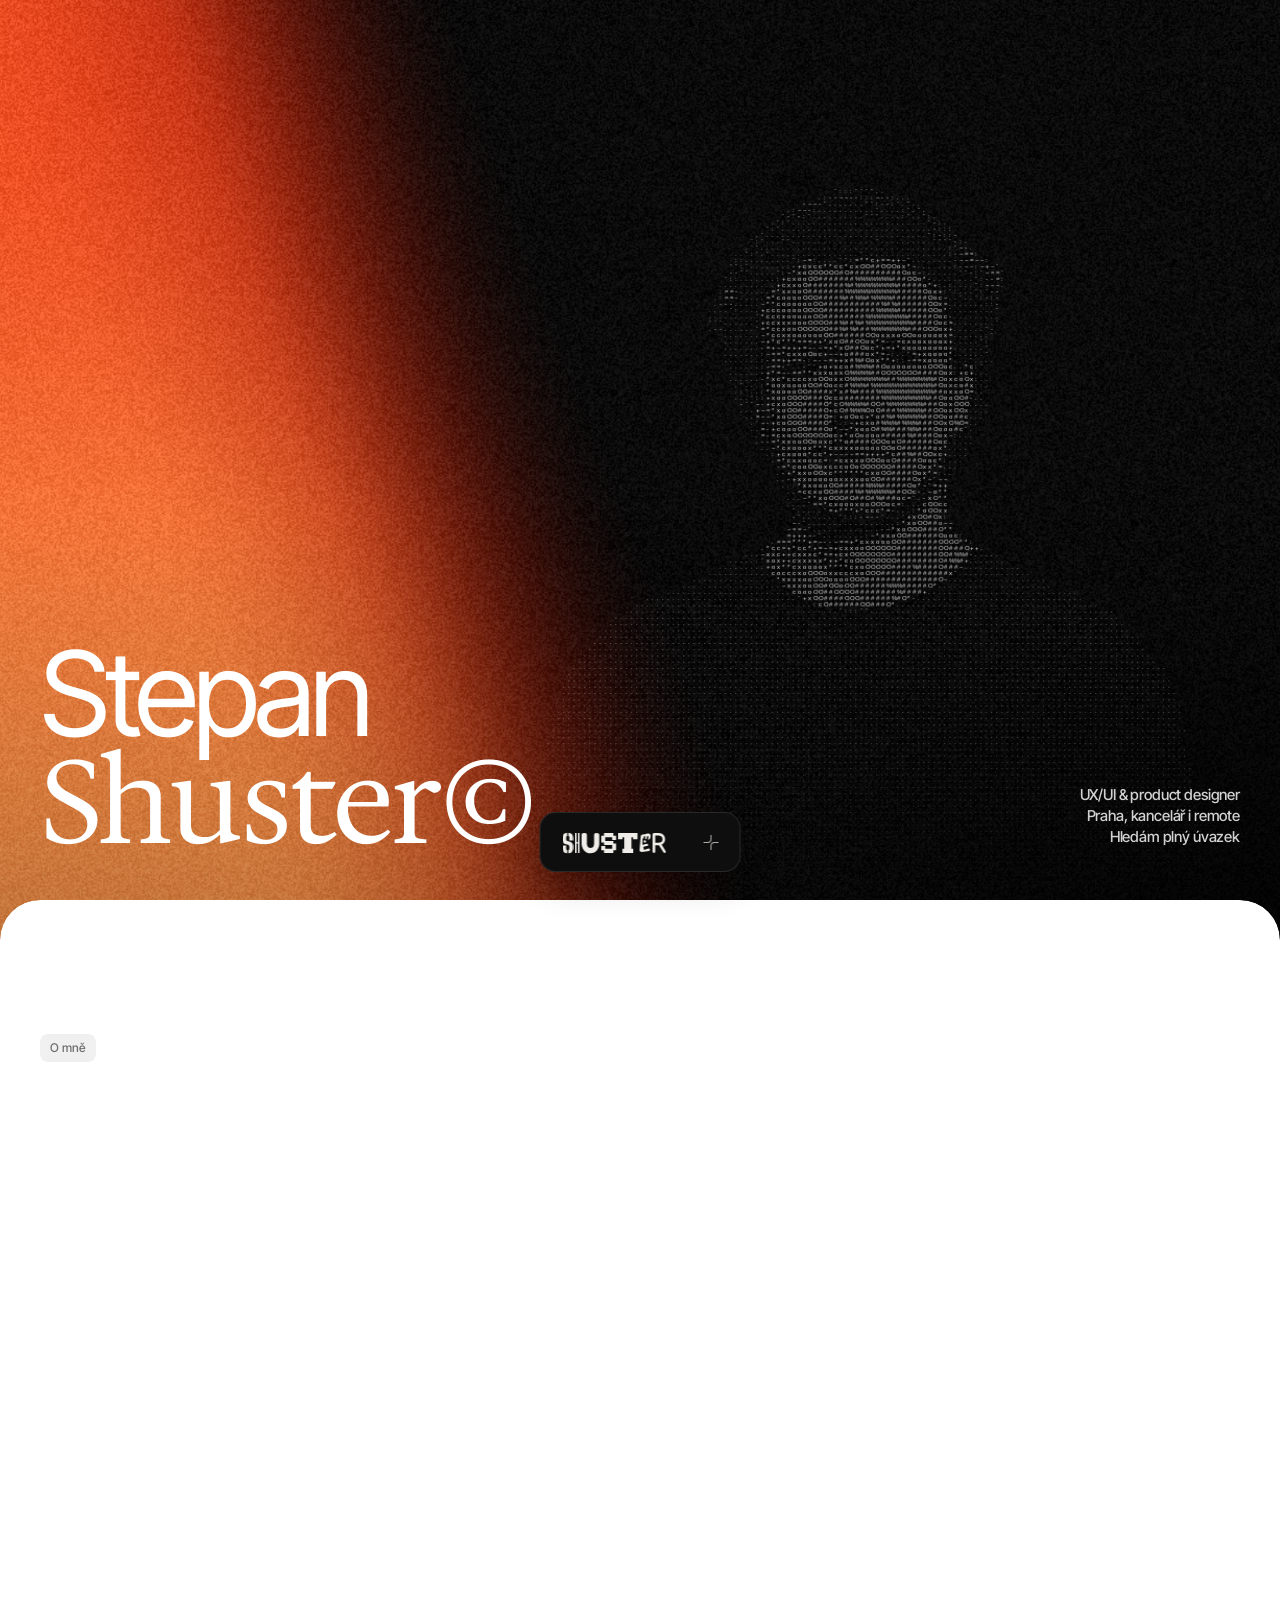
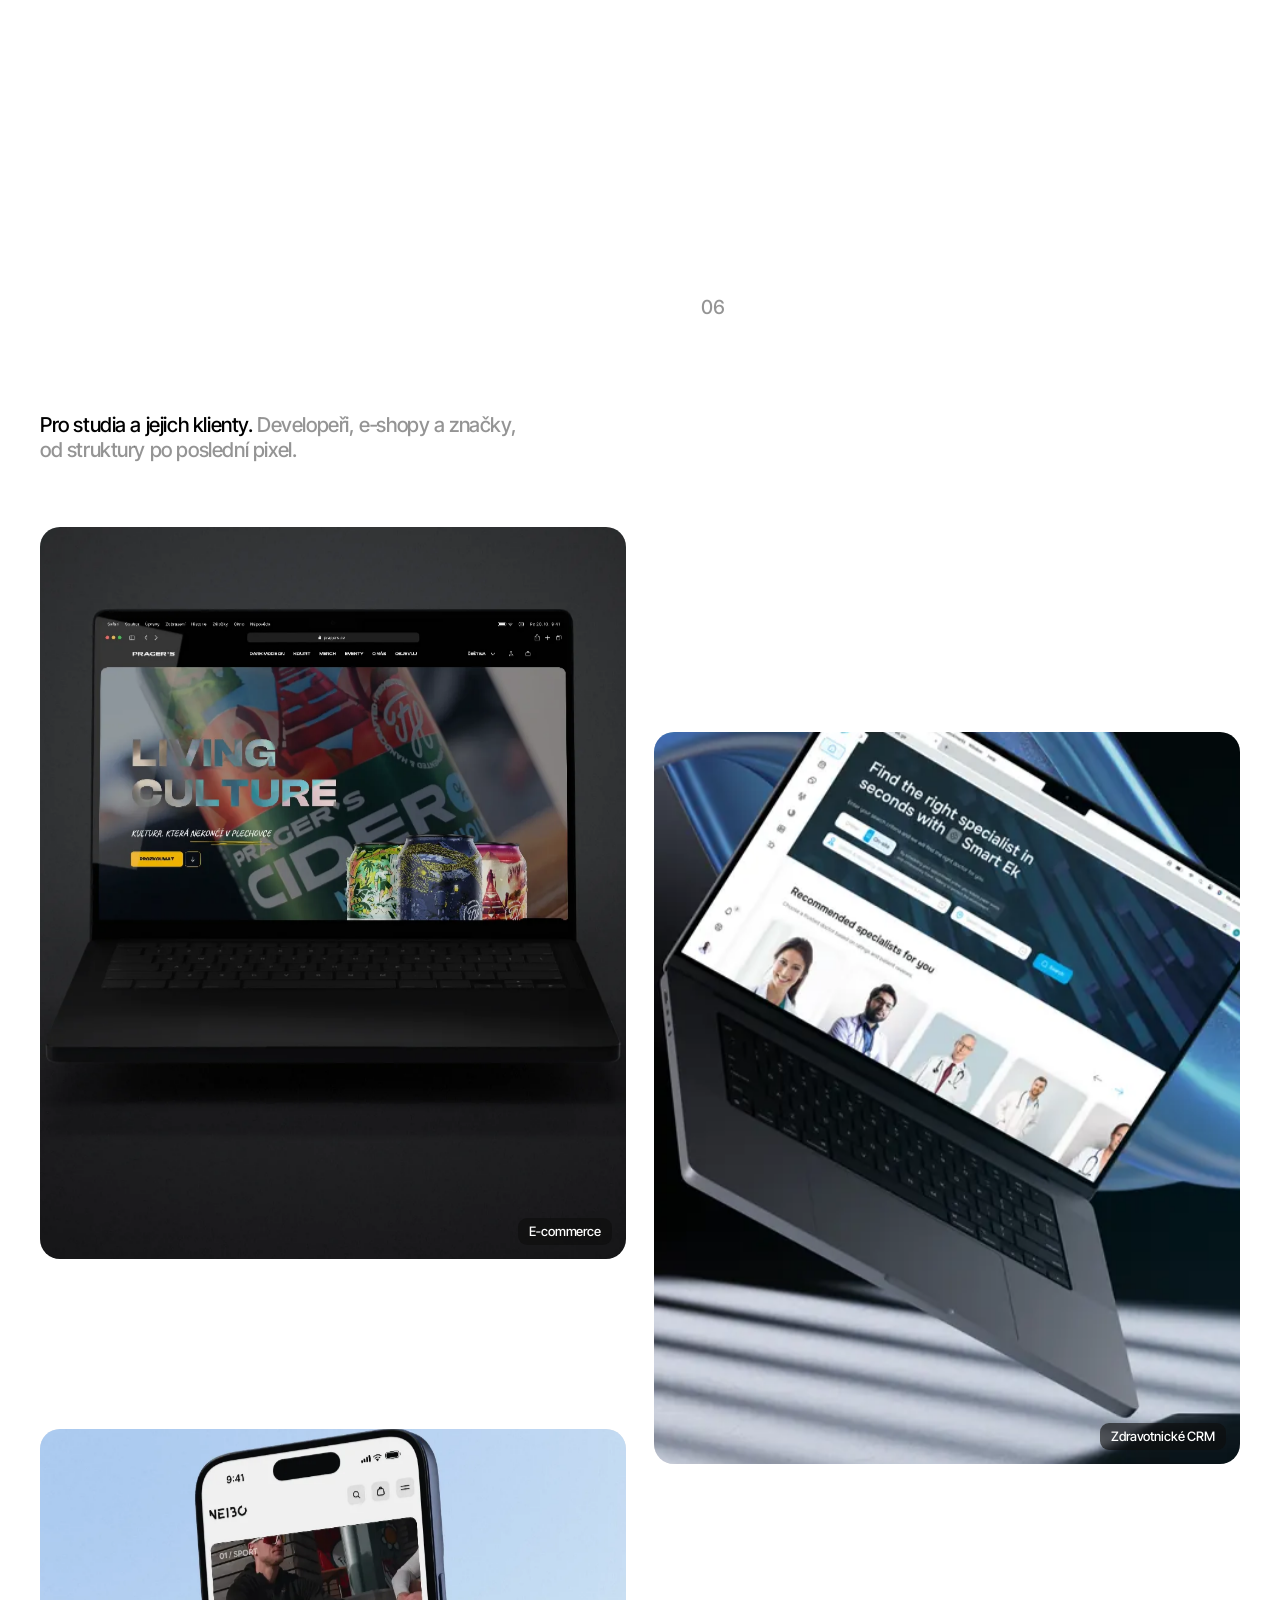
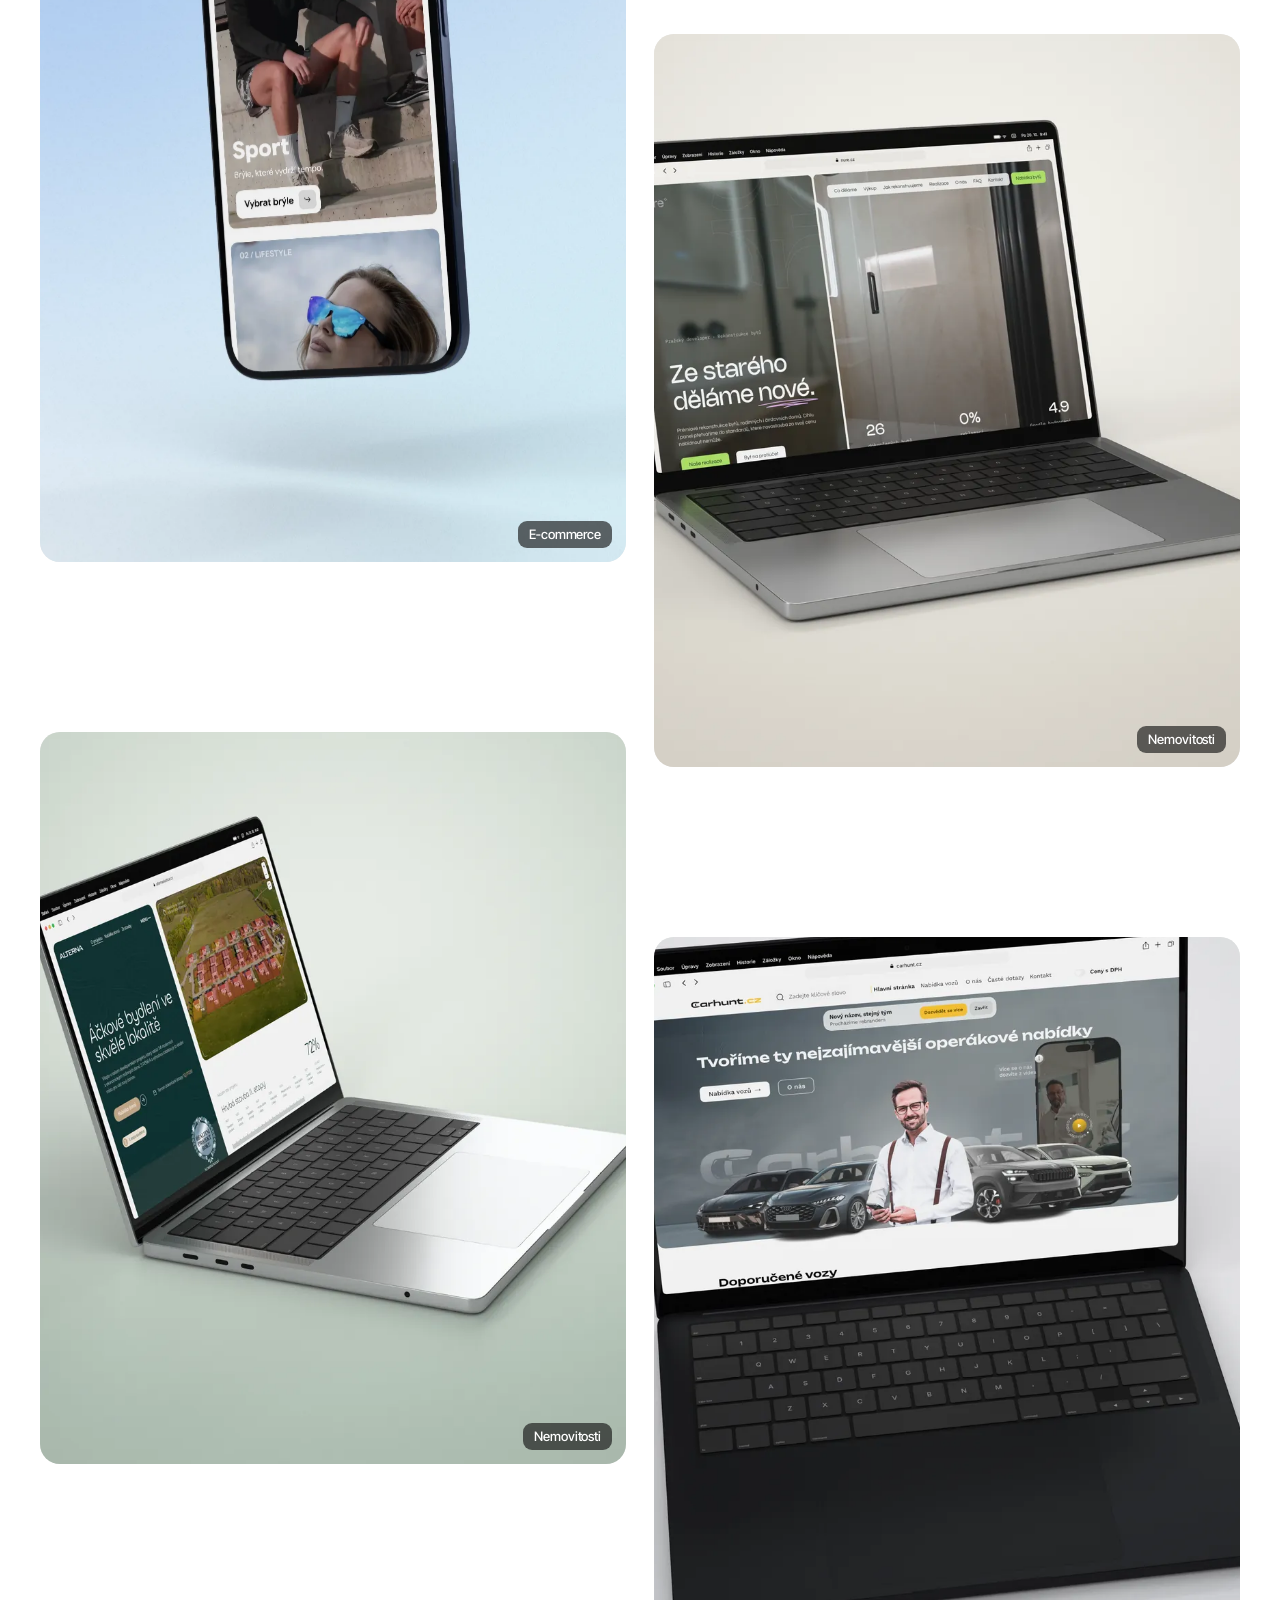
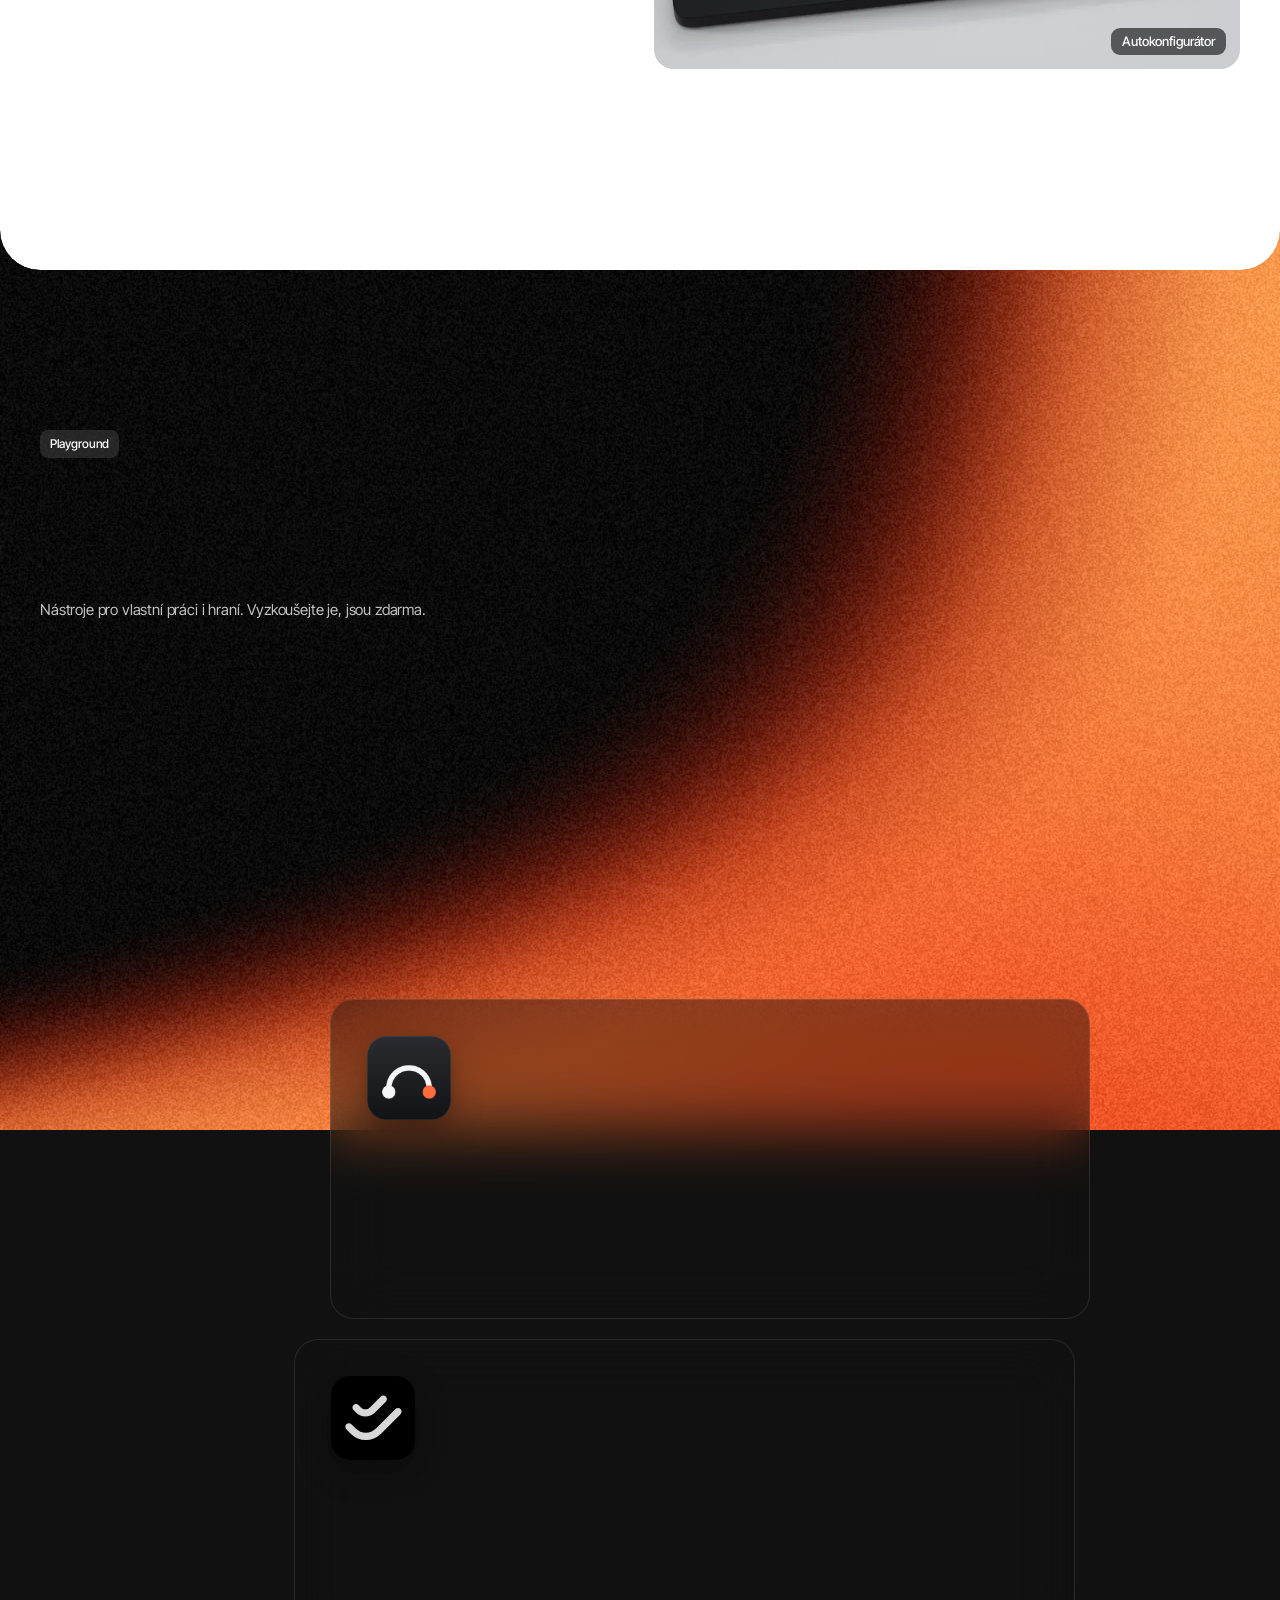
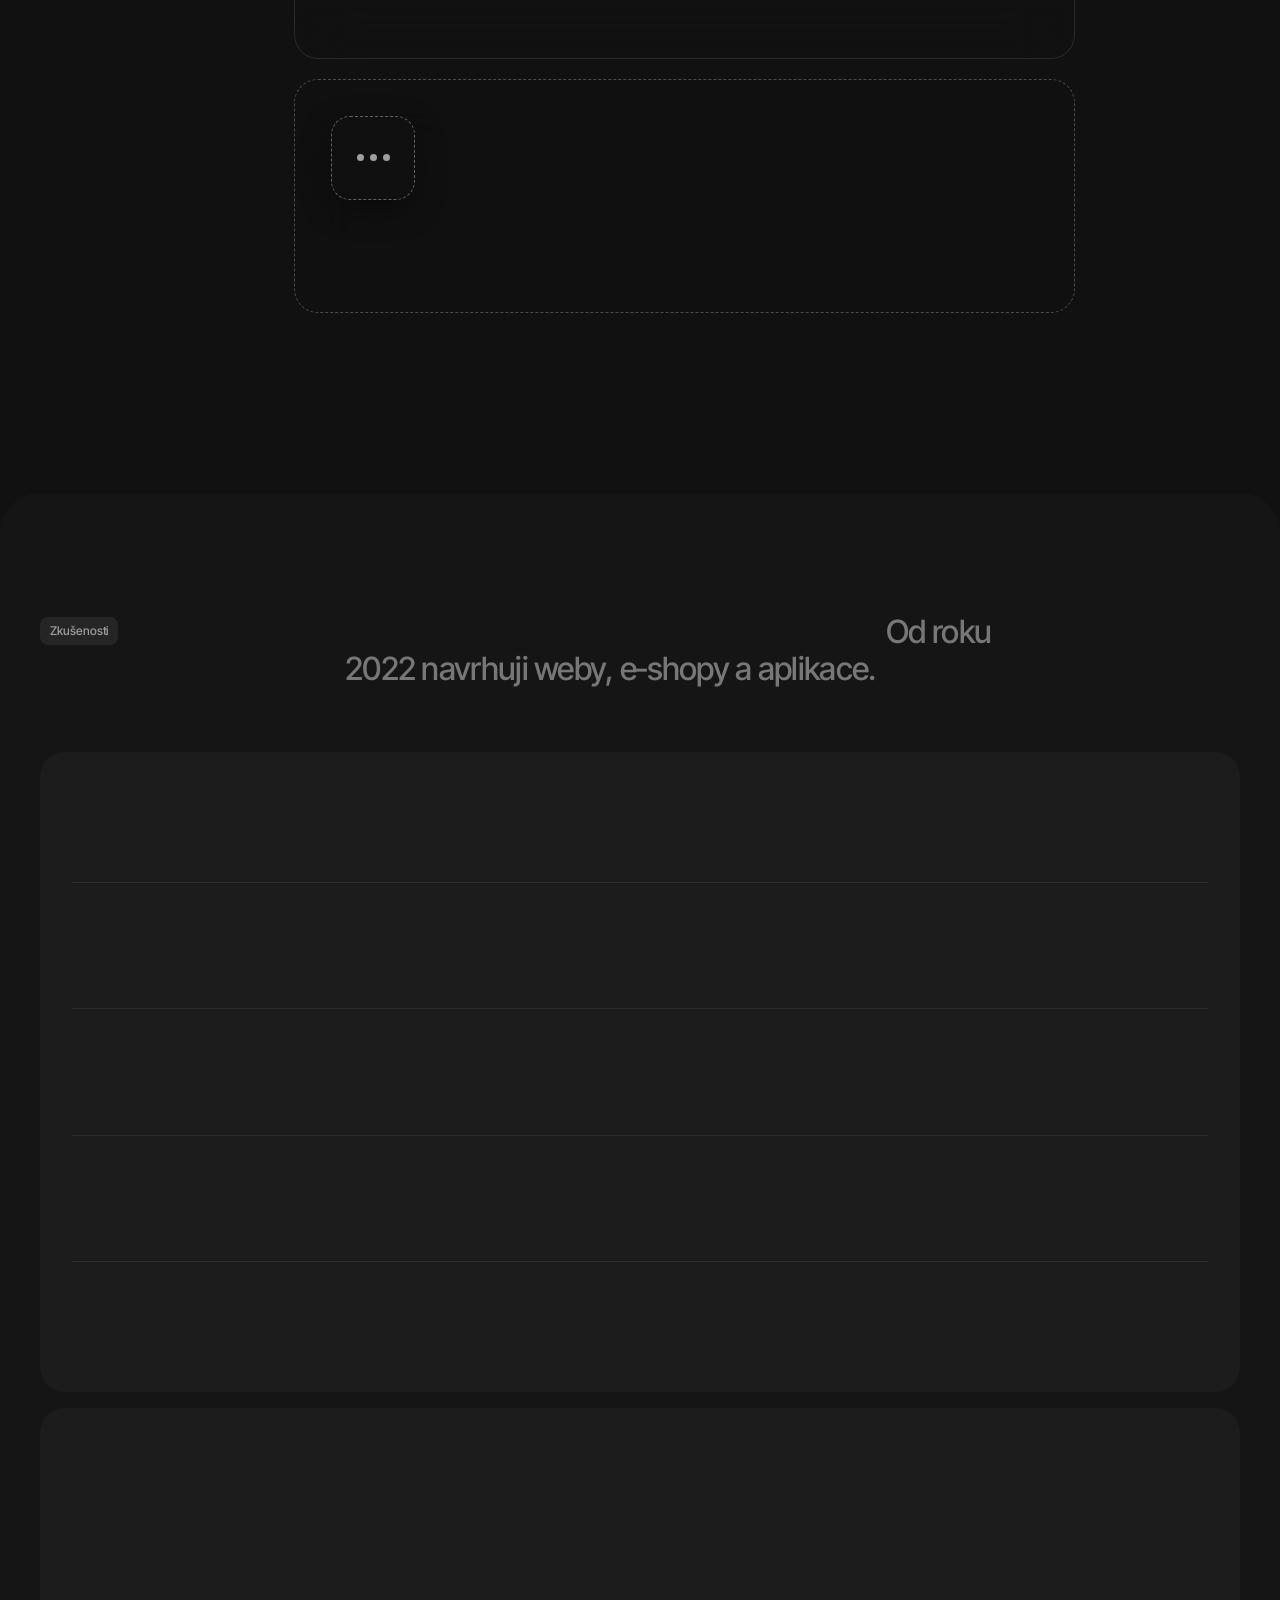
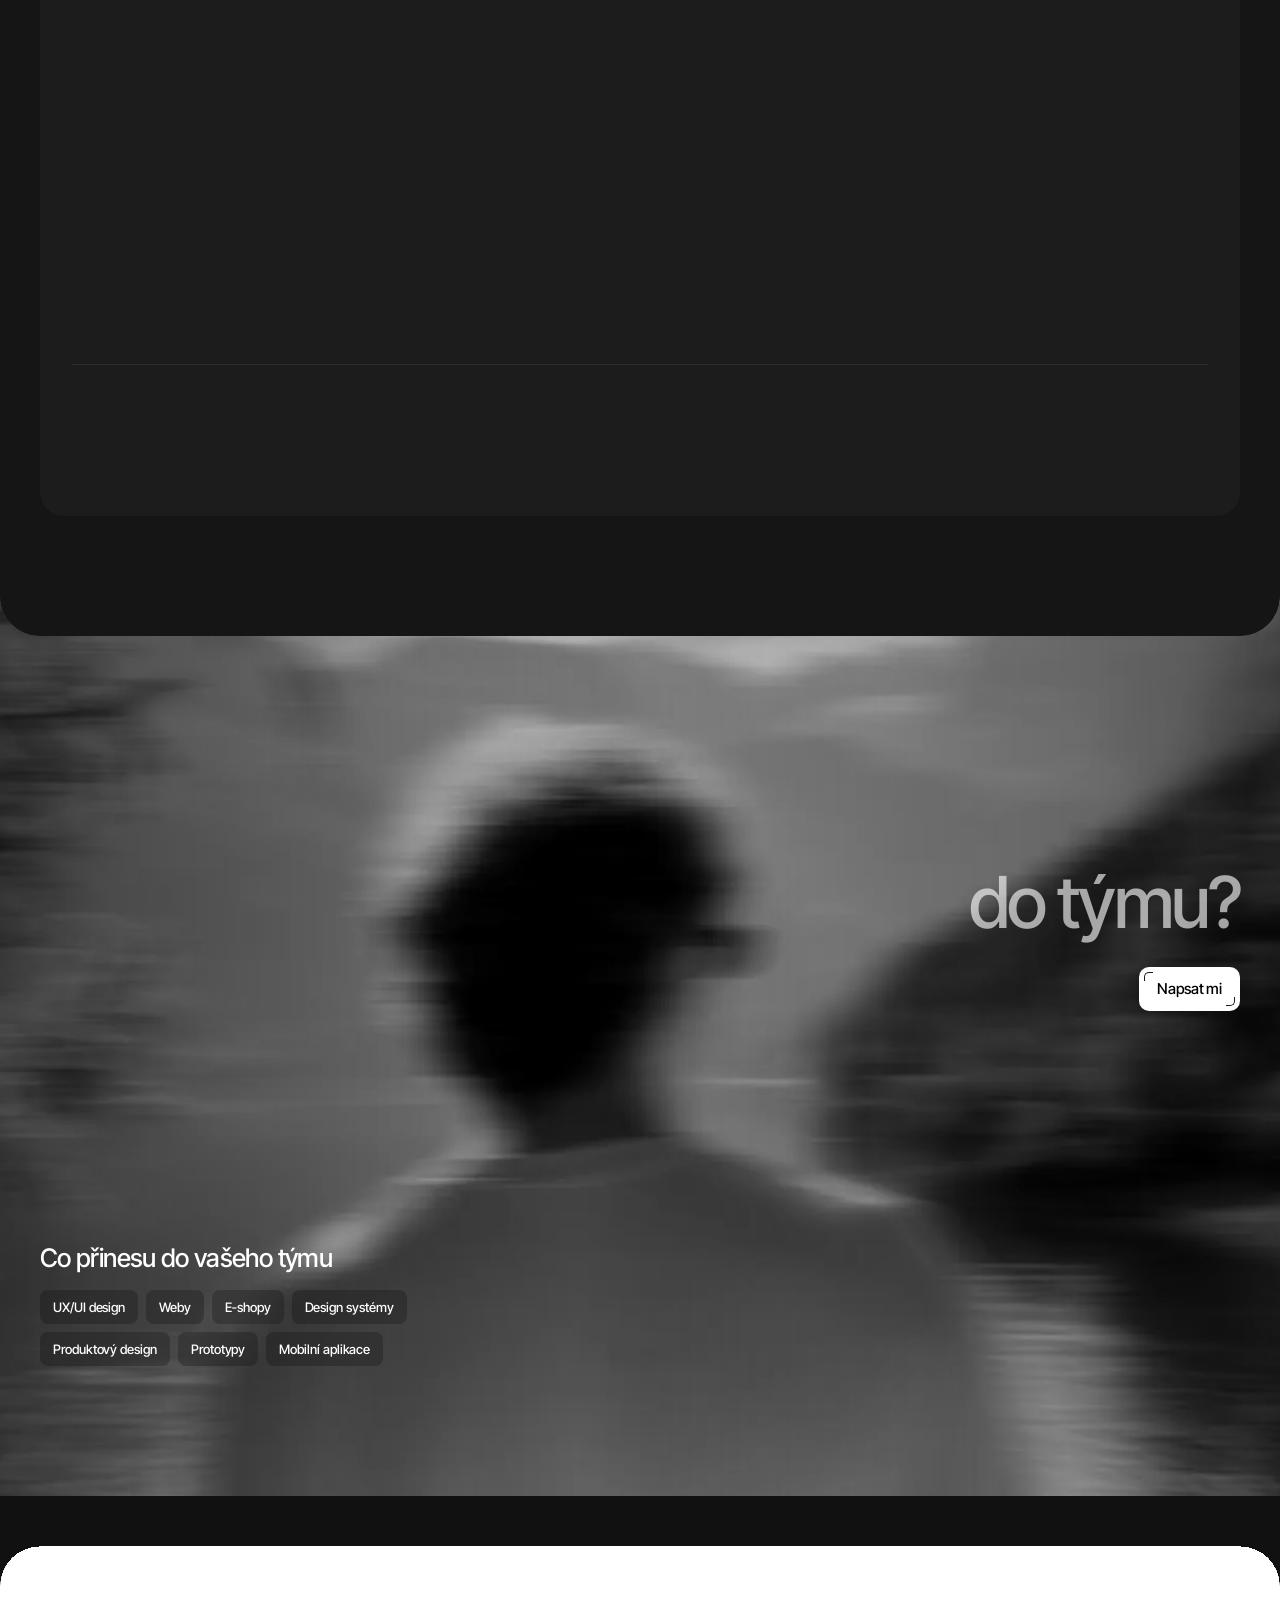
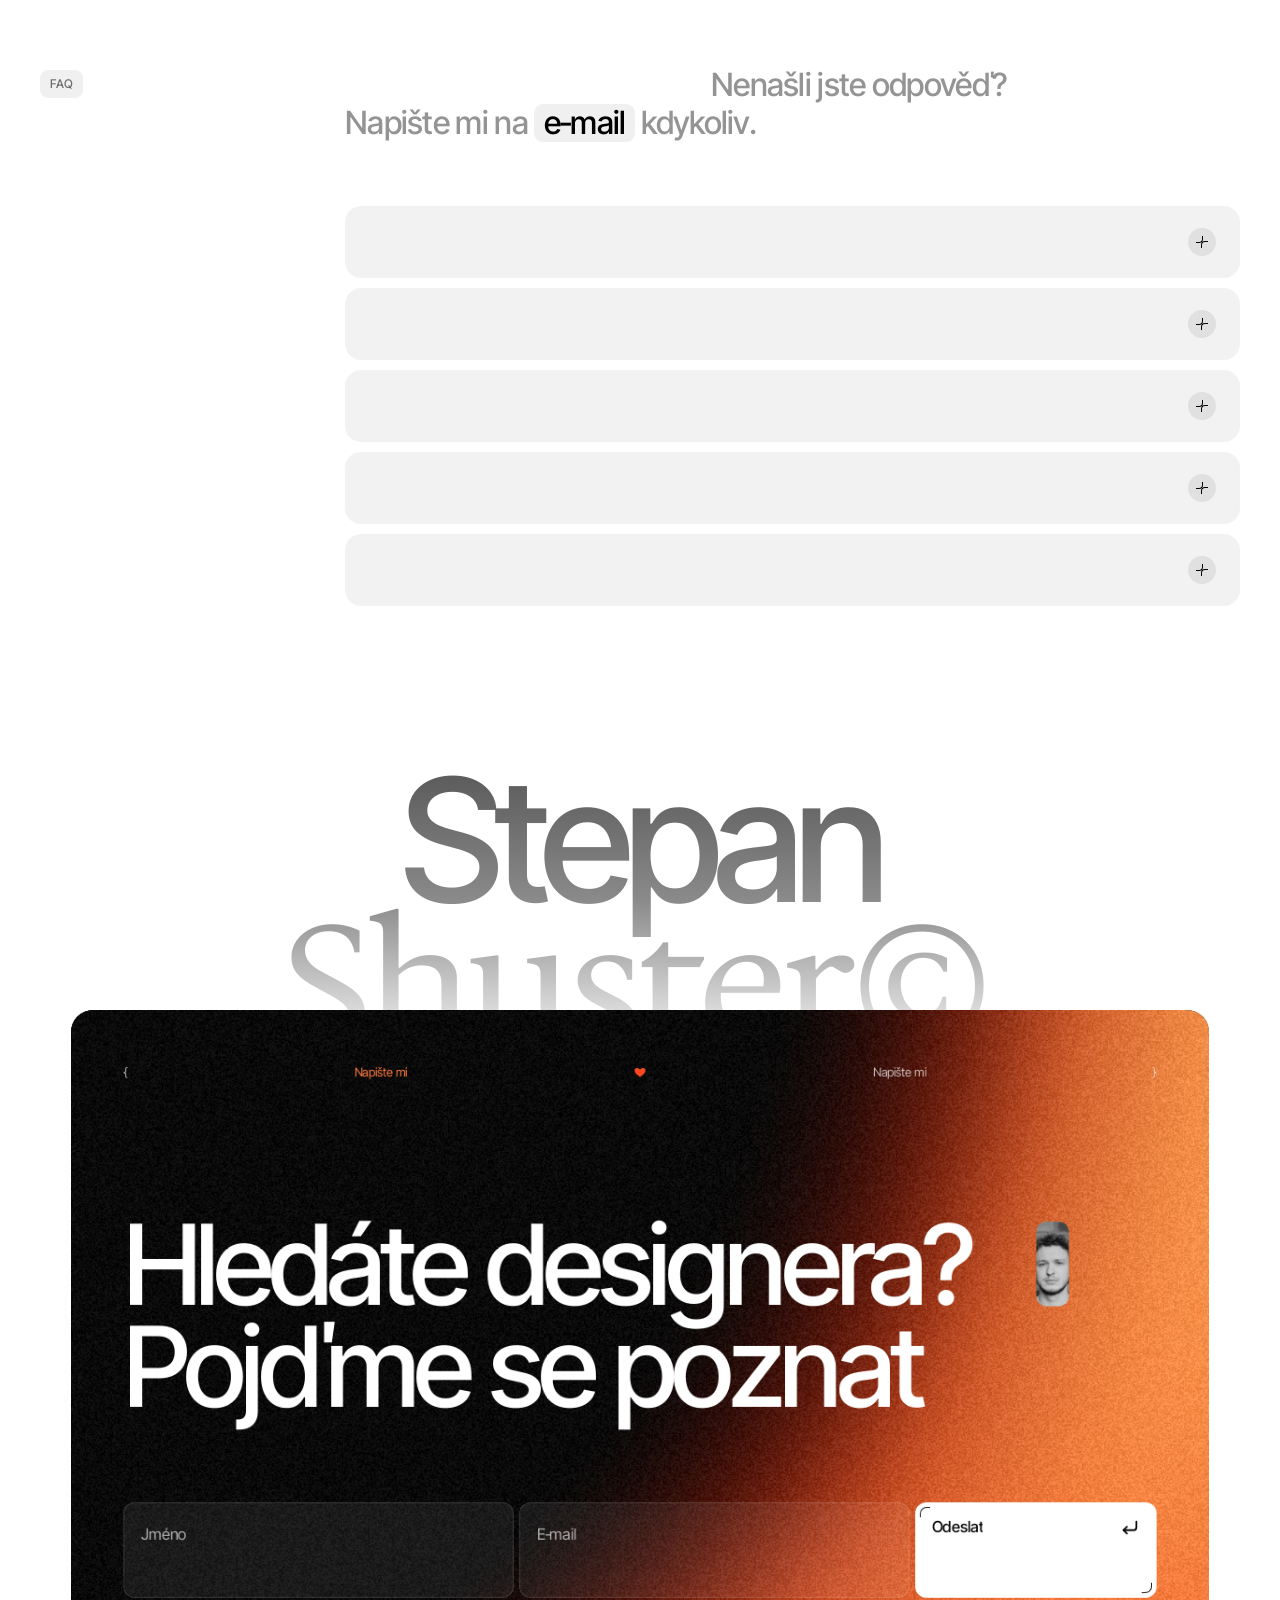
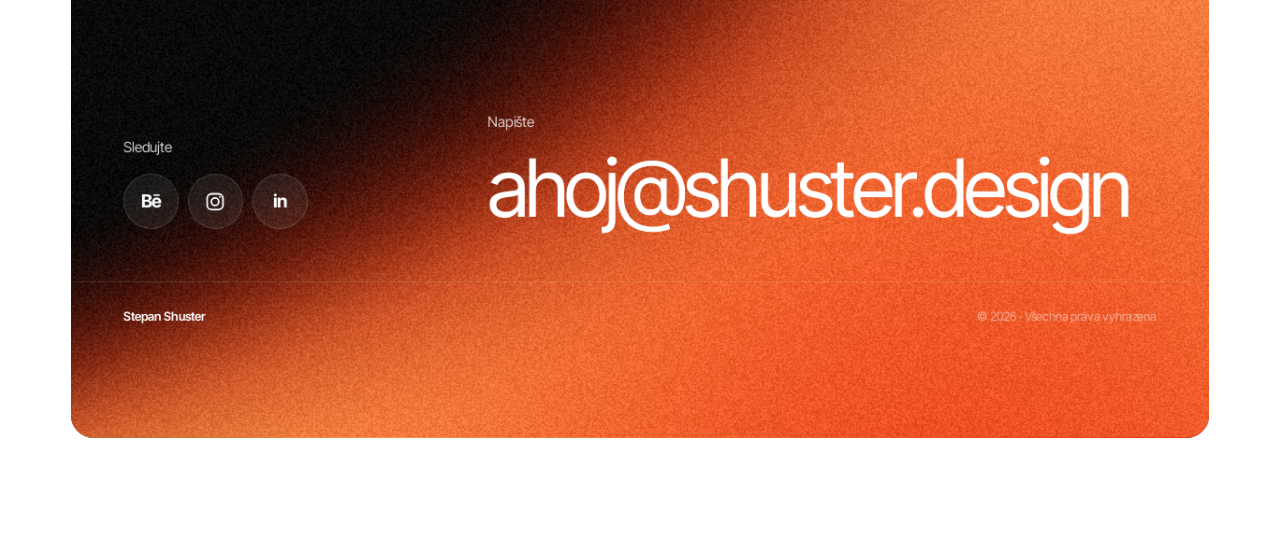
<file: index.html>
<!DOCTYPE html>
<html lang="cs" data-lang="cs">
<head>
<meta charset="UTF-8">
<meta name="viewport" content="width=device-width, initial-scale=1.0">
<meta name="theme-color" content="#ffffff">
<!-- переход между страницами: чёрный экран с первого кадра, без белой вспышки (подробно в assets/transition.js) -->
<style>html.pt-in{background:#0a0a0a}html.pt-in::before{content:'';position:fixed;inset:0;z-index:2147483000;background:#0a0a0a;pointer-events:none}html.pt-in.pt-open::before{display:none}@view-transition{navigation:auto}::view-transition-group(root),::view-transition-old(root),::view-transition-new(root){animation:none}</style>
<script>try{if(sessionStorage.getItem('pt')){sessionStorage.removeItem('pt');document.documentElement.className+=' pt-in';var tc=document.querySelector('meta[name=theme-color]');if(tc){tc.setAttribute('data-c',tc.content);tc.content='#0a0a0a';}}}catch(e){}</script>
<title>Stepan Shuster · UX/UI a produktový designer, Praha</title>
<meta name="description" content="Portfolio UX/UI a produktového designera z Prahy. Navrhuji weby, e‑shopy a aplikace ve Figmě od struktury a wireframů po design systém a předání vývojářům. Hledám práci na plný úvazek.">
<meta name="author" content="Stepan Shuster">
<link rel="canonical" href="https://shuster.design/">
<meta property="og:type" content="website">
<meta property="og:site_name" content="Stepan Shuster">
<meta property="og:locale" content="cs_CZ">
<meta property="og:locale:alternate" content="en_US">
<meta property="og:url" content="https://shuster.design/">
<meta property="og:title" content="Stepan Shuster · UX/UI a produktový designer, Praha">
<meta property="og:description" content="Portfolio UX/UI a produktového designera z Prahy. Navrhuji weby, e‑shopy a aplikace ve Figmě od struktury a wireframů po design systém a předání vývojářům. Hledám práci na plný úvazek.">
<meta property="og:image" content="https://shuster.design/media/common/og.png">
<meta property="og:image:width" content="1200">
<meta property="og:image:height" content="630">
<meta name="twitter:card" content="summary_large_image">
<link rel="alternate" type="text/plain" href="https://shuster.design/llms.txt" title="LLM summary">
<script>
/* Обновление страницы всегда открывает её с начала, с hero: браузер не восстанавливает прокрутку.
   Переход по ссылке с якорем (например index.html#contact из кейса) работает как раньше. */
(function(){
  try{ if('scrollRestoration' in history) history.scrollRestoration='manual'; }catch(e){}
  var nav=performance.getEntriesByType&&performance.getEntriesByType('navigation')[0];
  /* «Назад» из кейса: без загрузочной анимации и сразу на секцию «Проекты», а не на hero */
  var ret=null;try{ret=sessionStorage.getItem('home-ret');}catch(e){}
  if(nav&&nav.type==='back_forward'&&ret){
    document.documentElement.className+=' pt-in';
    var toRet=function(){var w=document.getElementById(ret);if(!w)return;window.scrollTo(0,w.getBoundingClientRect().top+window.scrollY);if(window._syncScrollTarget)window._syncScrollTarget();};
    document.addEventListener('DOMContentLoaded',toRet);addEventListener('load',toRet);
  }
  /* уходим в кейс: запоминаем, куда вернуться */
  document.addEventListener('click',function(e){
    var a=e.target&&e.target.closest?e.target.closest('a[href]'):null;if(!a)return;
    var h=a.getAttribute('href')||'';if(h.charAt(0)==='#'||a.target==='_blank')return;
    try{if(/case\.html/.test(h))sessionStorage.setItem('home-ret','works');else sessionStorage.removeItem('home-ret');}catch(err){}
  },true);
  if(nav&&nav.type==='reload'){
    if(location.hash) try{ history.replaceState(null,'',location.pathname+location.search); }catch(e){}
    var top=function(){ window.scrollTo(0,0); if(window._syncScrollTarget) window._syncScrollTarget(); };
    top(); document.addEventListener('DOMContentLoaded',top); addEventListener('load',top);
  }
})();
</script>
<script>
/* Автонастройка под железо. Анимации (градиент, символы, футер) отдают сюда время кадров.
   Если кадры стабильно дольше 22 мс (меньше ~45 fps), качество снижается на ступень:
   1 — WebGL в меньшем разрешении; 2 — ещё меньше, без размытия под стеклом и в появлении текста.
   На нормальном железе всё остаётся в полном качестве. Ступень помнится до конца сессии. */
(function(){
  var K='perf-lv',lv=0;try{lv=+sessionStorage.getItem(K)||0;}catch(e){}
  var hc=navigator.hardwareConcurrency||8,dm=navigator.deviceMemory||8;if(!lv&&(hc<=2||dm<=2))lv=1;
  var subs=[],last=0,buf=[],bad=0,from=performance.now()+3500,root=document.documentElement;
  var P=window.PERF={level:lv,scale:function(){return [1,.75,.55][P.level];},on:function(f){subs.push(f);},
    tick:function(now){
      if(now===last)return;var d=now-last;last=now;
      if(now<from||d>250||document.hidden||P.level>=2)return;
      buf.push(d);if(buf.length<90)return;
      buf.sort(function(a,b){return a-b;});var med=buf[45];buf=[];
      if(med>22){if(++bad>=2){bad=0;set(P.level+1);}}else bad=0;
    }};
  function set(v){P.level=v;try{sessionStorage.setItem(K,v);}catch(e){}apply();from=performance.now()+1500;subs.forEach(function(f){f(v);});}
  function apply(){root.classList.toggle('perf-lite',P.level>=2);}
  apply();
})();
// язык выставляется до отрисовки: сохранённый или чешский по умолчанию
(function(){var l='cs';var q=(location.search.match(/[?&]lang=(cs|en)(?:&|$)/)||[])[1];if(q){l=q;try{localStorage.setItem('lang',q);}catch(e){}}else try{l=localStorage.getItem('lang')||'cs';}catch(e){}document.documentElement.setAttribute('data-lang',l);document.documentElement.lang=l;})();
window.SEO={cs:{t:"Stepan Shuster · UX/UI a produktový designer, Praha",d:"Portfolio UX/UI a produktového designera z Prahy. Navrhuji weby, e‑shopy a aplikace ve Figmě od struktury a wireframů po design systém a předání vývojářům. Hledám práci na plný úvazek."},en:{t:"Stepan Shuster · UX/UI and product designer, Prague",d:"Portfolio of a UX/UI and product designer from Prague. I design websites, e‑shops and apps in Figma, from structure and wireframes to design systems and developer handoff. Open to full‑time roles."}};
</script>
<script type="application/ld+json">{"@context": "https://schema.org", "@graph": [{"@type": "Person", "@id": "https://shuster.design/#stepan", "name": "Stepan Shuster", "jobTitle": "UX/UI and product designer", "url": "https://shuster.design/", "email": "mailto:ahoj@shuster.design", "image": "https://shuster.design/photos/about/01.jpg", "address": {"@type": "PostalAddress", "addressLocality": "Praha", "addressCountry": "CZ"}, "knowsLanguage": ["cs", "en", "ru"], "knowsAbout": ["UX design", "UI design", "Web design", "E‑commerce design", "App design", "Dashboard design", "CRM design", "Design systems", "Branding", "Figma", "Wireframing", "Prototyping", "Information architecture", "Real estate websites"], "sameAs": ["https://www.linkedin.com/in/shusterdesign/", "https://www.behance.net/shusters", "https://www.instagram.com/stepamonstaxd/"]}, {"@type": "ProfessionalService", "@id": "https://shuster.design/#service", "name": "Stepan Shuster · UX/UI design", "url": "https://shuster.design/", "provider": {"@id": "https://shuster.design/#stepan"}, "areaServed": ["CZ", "EU"], "address": {"@type": "PostalAddress", "addressLocality": "Praha", "addressCountry": "CZ"}, "description": "Portfolio UX/UI a produktového designera z Prahy. Navrhuji weby, e‑shopy a aplikace ve Figmě od struktury a wireframů po design systém a předání vývojářům. Hledám práci na plný úvazek.", "serviceType": ["UX/UI design webů", "Design e‑shopů", "Design mobilních aplikací", "Design systémy", "Wireframy a prototypy"]}, {"@type": "WebSite", "@id": "https://shuster.design/#web", "url": "https://shuster.design/", "name": "Stepan Shuster", "inLanguage": ["cs", "en"], "publisher": {"@id": "https://shuster.design/#stepan"}}]}</script>
<link rel="icon" type="image/svg+xml" href="data:image/svg+xml,<svg xmlns='http://www.w3.org/2000/svg' viewBox='0 0 100 100'><rect width='100' height='100' rx='22' fill='%23ff4a1f'/><text y='.85em' font-size='78' font-family='Arial Black,sans-serif' font-weight='900' fill='%230c0c0c' x='14'>S</text></svg>">
<link rel="icon" type="image/png" sizes="96x96" href="/media/common/favicon-96.png">
<link rel="apple-touch-icon" href="/apple-touch-icon.png">
<link rel="preconnect" href="https://fonts.googleapis.com">
<link rel="preload" as="image" href="media/hero/stepan-cut.webp?v=3" fetchpriority="high">
<link rel="preload" as="image" href="media/hero/stepan-depth.png">
<link rel="stylesheet" href="assets/transition.css?v=20261102c">
<link rel="stylesheet" href="assets/navbar.css?v=20261031d">
<link rel="stylesheet" href="assets/reveal.css?v=20261025a">
<link rel="preconnect" href="https://api.fontshare.com" crossorigin>
<link href="https://api.fontshare.com/v2/css?f[]=switzer@400,500,600&display=swap" rel="stylesheet">
<link href="https://fonts.googleapis.com/css2?family=Hedvig+Letters+Serif:opsz@12..24&family=Inter+Tight:wght@400..700&display=swap" rel="stylesheet">
<style>
  *,*::before,*::after{margin:0;padding:0;box-sizing:border-box}
  :root{color-scheme:light;--bg:#fff;--bg-rgb:255,255,255;--surface:#fff;--fg:#0c0c0c;--fg-rgb:12,12,12;--fg-dim:rgba(12,12,12,.58);--border:rgba(12,12,12,.12);--accent:#ff4a1f;--on-accent:#fff;--r:8px;--dots:none;--font-display:'Inter Tight', -apple-system, BlinkMacSystemFont, 'Segoe UI', Helvetica, Arial, sans-serif;--font-body:'Inter Tight', -apple-system, BlinkMacSystemFont, 'Segoe UI', Helvetica, Arial, sans-serif;--font-mono:'Inter Tight', -apple-system, BlinkMacSystemFont, 'Segoe UI', Helvetica, Arial, sans-serif}
body{background:var(--bg);color:var(--fg);font-family:var(--font-body);font-size:15px;font-weight:400;line-height:1.55;letter-spacing:-.011em;overflow-x:hidden;-webkit-font-smoothing:antialiased}
::selection{background:var(--accent);color:var(--on-accent)}


  /* ═══ LOADER ═══ */
  .loader-bg{position:fixed;inset:0;background:var(--surface);z-index:198;transition:opacity .8s cubic-bezier(.16,1,.3,1)}
  .loader-bg.exit{opacity:0}
  html.is-loading,html.is-loading body{overflow:hidden;overscroll-behavior:none}
  .loader-text-wrap{position:fixed;inset:0;z-index:202;pointer-events:none;transition:opacity .7s cubic-bezier(.16,1,.3,1)}
  .loader-text-wrap.exit{opacity:0}
  .loader-ascii{position:absolute;inset:0;width:100%;height:100%;pointer-events:none}
  /* под конец сборки силуэта тёмная заливка уходит, а градиент проявляется из размытия */
  .loader-bg.gone{opacity:0;transition:none}
  .hero-media{transition:opacity 1.6s cubic-bezier(.45,0,.2,1)}
  .hero-media.grain>canvas{transition:opacity .6s,transform 2.2s cubic-bezier(.2,.7,.2,1)!important}
  html.ld-veil .hero-media{opacity:0}
  html.ld-veil .hero-media.grain>canvas{transform:scale(1.12)}
  html.ld-hold .hero-ascii,html.ld-hold .hero-title{visibility:hidden}
  .hero{background:#0a0a0a}


  /* Логотип в прелоадере: буквы меняют шрифт, как в навбаре. Потом он улетает
     во вторую строку заголовка и растворяется, а заголовок набирается буквами */
  .loader-logo{
    position:absolute;left:50%;top:50%;
    font-size:calc(min(70vw,620px) / 5.168);   /* 5.168em это ширина слова */
    color:var(--fg);line-height:1;
    transform:translate(-50%,-50%);opacity:0;
    transition:opacity .6s cubic-bezier(.16,1,.3,1);
    will-change:transform,opacity;
  }
  .loader-logo.on{opacity:1}
  .loader-logo.fly{
    transition:transform .8s cubic-bezier(.65,0,.25,1),opacity .45s cubic-bezier(.4,0,.2,1) .4s;
  }
  @media(max-width:600px){.loader-logo{font-size:calc(82vw / 5.168)}}

  .loader-text{
    position:absolute;z-index:2;
    font-family:var(--font-display);
    font-weight:800;line-height:.9;letter-spacing:-.04em;text-transform:uppercase;text-align:center;
  }
  .loader-text-line{display:block;white-space:nowrap}
  .loader-text-letter{display:inline-block;text-align:left;opacity:0;transition:opacity .06s}
  .loader-text-letter.vis{opacity:1}


  /* HERO */
  .hero{min-height:100vh;display:flex;flex-direction:column;justify-content:center;align-items:center;padding:0 40px 88px;position:sticky;top:0;overflow:hidden;z-index:1;background:var(--surface);will-change:filter,transform}
  /* имя капсом по центру, под ним три короткие строки */
  .hero-content{position:relative;z-index:2;max-width:100%;display:flex;flex-direction:column;align-items:center;gap:24px;text-align:center}
  .hero-label{display:flex;flex-direction:column;font-family:var(--font-body);font-size:16px;font-weight:600;line-height:1.1;letter-spacing:-.02em;text-transform:uppercase;color:rgba(var(--fg-rgb),.5);opacity:0;transform:translateY(12px)}
  .hero-label.show{animation:fadeUp .6s forwards}
  .hero-title{font-family:var(--font-display);font-size:clamp(88px,8.34vw,150px);font-weight:800;line-height:.9;letter-spacing:-.04em;text-transform:uppercase;overflow:visible}
  .title-line{display:block;width:max-content;max-width:100%;margin:0 auto;padding-right:.04em;will-change:transform}
  @keyframes fadeUp{to{opacity:1;transform:translateY(0)}}




  /* всё, что идёт после hero, лежит на одном полотне с точками: сетка общая,
     без швов между секциями, и это же полотно закрывает собой липкий hero */
  .page-body{position:relative;z-index:4;background:var(--bg);clip-path:inset(0)}
  /* радиальный градиент в цвет фона стоит на экране и гасит точки к его краям;
     clip-path выше не даёт ему вылезти на hero, пока тот ещё виден */
  .page-body::before{content:'';position:fixed;inset:0;z-index:-1;pointer-events:none;background:radial-gradient(ellipse at center,rgba(var(--bg-rgb),0) 12%,rgb(var(--bg-rgb)) 70%)}
  section{padding:120px 40px;position:relative}
  .section-header{display:flex;align-items:baseline;justify-content:space-between;margin-bottom:60px;border-top:1px solid var(--border);padding-top:24px}
  .section-eyebrow{font-family:var(--font-mono);font-size:13px;font-weight:500;letter-spacing:-.011em;color:var(--fg-dim);margin-bottom:10px}
  .section-title{font-family:var(--font-display);font-size:clamp(30px,4.2vw,56px);font-weight:600;letter-spacing:-.032em;line-height:1.02}
  .btn-outline{font-family:var(--font-body);font-size:13px;font-weight:600;letter-spacing:-.011em;color:var(--fg);text-decoration:none;border:1px solid var(--border);border-radius:var(--r);padding:10px 20px;transition:background .25s,color .25s;white-space:nowrap}
  .btn-outline:hover{background:var(--fg);color:var(--bg)}

  .hero::after{content:'';position:absolute;inset:0;z-index:3;background:var(--bg);opacity:0;pointer-events:none;transition:none}

  /* ═══ PROJECTS ═══ */
  .projects{padding:80px 40px 80px;position:relative}
  @media(max-width:1024px){
    .projects{padding:60px 28px 60px}
  }
  @media(max-width:768px){
    .projects{padding:48px 20px 48px}
  }
  @media(max-width:480px){
    .projects{padding:40px 16px 40px}
  }

  /* ═══ О МНЕ: слева списки, справа крупное высказывание с 3D-объектами ═══ */
  .ab{overflow:clip}
  .ab-grid{display:grid;grid-template-columns:repeat(8,minmax(0,1fr));column-gap:20px;align-items:start}
  .ab-side{grid-column:1/3;display:flex;flex-direction:column;gap:36px;padding-top:14px}
  .ab-status{display:inline-flex;align-items:center;gap:9px;font-size:13px;font-weight:500;letter-spacing:-.011em;color:var(--fg-dim)}
  .ab-status::before{content:'';width:7px;height:7px;border-radius:50%;background:#5fd08a;box-shadow:0 0 0 4px rgba(95,208,138,.14);animation:pulseDot 2.6s cubic-bezier(.16,1,.3,1) infinite}
  .ab-lists{display:flex;flex-direction:column;gap:28px}
  .ab-label{display:flex;gap:8px;font-size:12px;font-weight:500;letter-spacing:-.005em;color:var(--fg-dim);margin-bottom:8px}
  .ab-label span{color:var(--accent);font-variant-numeric:tabular-nums}
  .ab-group ul{list-style:none;display:flex;flex-direction:column;gap:2px}
  .ab-group li{font-size:16px;font-weight:600;letter-spacing:-.015em;line-height:1.35}
  .ab-statement{grid-column:3/9;position:relative;display:flex;flex-direction:column;align-items:flex-start;gap:clamp(14px,1.6vw,22px);--fs:clamp(30px,3.9vw,56px)}
  .ab-p{font-family:var(--font-display);font-size:var(--fs);font-weight:600;line-height:1.08;letter-spacing:-.035em;max-width:13.6em;text-wrap:pretty}
  .ab-p--lead{font-weight:700}
  .ab-plus{font-size:calc(var(--fs)*.6);font-weight:500;line-height:1;color:var(--fg-mute,rgba(12,12,12,.3))}
  .ab-cta{margin-top:clamp(16px,2vw,28px);display:flex;flex-wrap:wrap;gap:8px}
  .ab-btn{display:inline-flex;align-items:center;gap:8px;height:40px;padding:0 16px;font-size:14px;font-weight:600;letter-spacing:-.011em;text-decoration:none;color:var(--fg);background:rgba(var(--fg-rgb),.05);border-radius:var(--r);transition:background .25s,color .25s,transform .35s cubic-bezier(.3,1.5,.5,1)}
  .ab-btn{--hx-tint:rgba(0,0,0,.07)}
  .ab-btn:active{transform:scale(.92)}
  /* якорь объекта стоит в тексте рядом со словом, картинка висит вокруг него */
  .ab-o{position:relative;display:inline-block;width:0;height:0;vertical-align:middle;pointer-events:none}
  .ab-o img{position:absolute;left:0;top:0;width:var(--w);max-width:none;height:auto;z-index:1;
    transform:translate(-50%,-50%) translate(var(--x),var(--y)) translate(var(--mx,0px),calc(var(--py,0px) + var(--my,0px))) rotate(calc(var(--r0) + var(--pr,0deg) + var(--mr,0deg)));will-change:transform;filter:drop-shadow(0 .25em .35em rgba(12,12,12,.12))}
  .ab-o--airplane img{--w:2.2em;--x:1.6em;--y:.35em;--r0:-10deg}
  .ab-o--gamepad img{--w:1.9em;--x:1.25em;--y:.05em;--r0:10deg}
  .ab-o--keycap img{--w:1.4em;--x:-1.3em;--y:.05em;--r0:-14deg;z-index:2}
  .ab-o--football img{--w:1.85em;--x:1.35em;--y:.2em;--r0:0deg}
  @media(max-width:1024px){
    .ab-grid{grid-template-columns:minmax(0,1fr);row-gap:56px}
    .ab-side{grid-column:1;order:2;padding-top:0}
    .ab-lists{display:grid;grid-template-columns:repeat(4,minmax(0,1fr));gap:24px 20px}
    .ab-statement{grid-column:1;order:1;--fs:clamp(30px,6vw,52px)}
    /* текст во всю ширину: объекты встают в строку как буквы, ничего не перекрывают */
    .ab-o{width:auto;height:auto;vertical-align:-.12em;margin:0 .08em}
    .ab-o img{position:static;width:1.15em;transform:translate(var(--mx,0px),var(--my,0px)) rotate(calc(var(--r0) + var(--pr,0deg) + var(--mr,0deg)));filter:drop-shadow(0 .12em .18em rgba(12,12,12,.14))}
    .ab-o--airplane img,.ab-o--football img{width:1.2em}
    .ab-o--keycap{margin:0 .18em 0 0}
  }
  @media(max-width:768px){
    .ab-lists{grid-template-columns:1fr 1fr}
    .ab-statement{--fs:clamp(28px,8.4vw,44px)}
    .ab-p{max-width:none}
  }
  .ab-o img{transition:opacity .8s .3s,scale 1.1s .3s cubic-bezier(.3,1.45,.5,1)}
  .rv-words:not(.rv-on) .ab-o img{opacity:0;scale:.4}
  @media(prefers-reduced-motion:reduce){.ab-status::before{animation:none}}
  .about-grid{display:grid;grid-template-columns:1fr 1fr;gap:80px;align-items:start}
  .about-text p{font-size:clamp(18px,1.85vw,23px);line-height:1.5;letter-spacing:-.018em;color:rgba(var(--fg-rgb),.62);font-weight:400;max-width:20em}

  /* Статус, кнопки */
  .about-status{display:inline-flex;align-items:center;gap:9px;font-family:var(--font-mono);font-size:13px;font-weight:500;letter-spacing:-.011em;color:var(--fg-dim);margin-bottom:26px}
  .about-status::before{content:'';width:7px;height:7px;border-radius:50%;background:#5fd08a;box-shadow:0 0 0 4px rgba(95,208,138,.14);animation:pulseDot 2.6s cubic-bezier(.16,1,.3,1) infinite}
  @keyframes pulseDot{0%,100%{box-shadow:0 0 0 4px rgba(95,208,138,.14)}50%{box-shadow:0 0 0 7px rgba(95,208,138,.05)}}
  .about-cta{display:flex;flex-wrap:wrap;gap:12px;margin-top:36px}
  .btn-solid{display:inline-flex;align-items:center;gap:11px;font-family:var(--font-body);font-size:14px;font-weight:600;letter-spacing:-.011em;text-decoration:none;border:1px solid var(--accent);border-radius:var(--r);padding:13px 24px;background:var(--accent);color:var(--on-accent);transition:background .25s cubic-bezier(.16,1,.3,1),color .25s cubic-bezier(.16,1,.3,1),border-color .25s cubic-bezier(.16,1,.3,1)}
  .btn-solid:hover{background:var(--fg);border-color:var(--fg);color:var(--bg)}
  .btn-solid svg{width:15px;height:15px;fill:none;stroke:currentColor;stroke-width:2;stroke-linecap:round;stroke-linejoin:round;transition:transform .4s cubic-bezier(.16,1,.3,1)}
  .btn-solid:hover svg{transform:translateY(3px)}
  .btn-ghost{display:inline-flex;align-items:center;font-family:var(--font-body);font-size:14px;font-weight:600;letter-spacing:-.011em;text-decoration:none;border:1px solid var(--border);border-radius:var(--r);padding:13px 24px;color:var(--fg);transition:background .25s,color .25s}
  .btn-ghost:hover{background:var(--fg);color:var(--bg)}
  @media(prefers-reduced-motion:reduce){.about-status::before{animation:none}}
  .about-meta{display:grid;grid-template-columns:1fr 1fr;gap:2px;margin-top:48px}
  .meta-cell{border:1px solid var(--border);padding:22px}
  .meta-label{font-family:var(--font-mono);font-size:12px;font-weight:500;letter-spacing:-.011em;color:var(--fg-dim);margin-bottom:8px}
  .meta-val{font-family:var(--font-display);font-size:19px;font-weight:600;letter-spacing:-.02em}
  .about-photo{position:relative}
  .about-photo-placeholder{width:100%;max-width:400px;margin-left:auto;aspect-ratio:4/5;border:1px solid var(--border);border-radius:var(--r);position:relative;overflow:hidden;background:rgba(var(--fg-rgb),.03)}
  .about-photo-placeholder img{position:absolute;inset:0;width:100%;height:100%;object-fit:cover;filter:grayscale(20%)}
  .about-slides img{visibility:hidden}.about-slides img.is-on{visibility:visible}
  .about-slides-count{position:absolute;left:14px;bottom:12px;z-index:2;font-family:var(--font-mono);font-size:11px;font-weight:500;letter-spacing:-.011em;color:#fff;mix-blend-mode:difference;pointer-events:none;font-variant-numeric:tabular-nums}
  .about-photo-inner{position:absolute;inset:0;display:flex;flex-direction:column;align-items:center;justify-content:center;gap:8px}
  .about-photo-label{font-family:var(--font-mono);font-size:12px;font-weight:500;letter-spacing:-.011em;color:var(--fg-dim)}
  .about-photo-hint{font-family:var(--font-mono);font-size:12px;letter-spacing:-.011em;color:rgba(var(--fg-rgb),.2)}

  /* ═══ SKILLS ═══ */
  .skills{margin-top:96px;border-top:1px solid var(--border);padding-top:46px}
  .skills-cols{display:grid;grid-template-columns:repeat(3,1fr);gap:54px 48px}
  .sk-title{font-family:var(--font-display);font-size:clamp(20px,2.1vw,28px);font-weight:600;letter-spacing:-.032em;line-height:1;margin-bottom:22px}
  .sk-chips{display:flex;flex-wrap:wrap;gap:9px}
  .sk-chip{display:inline-flex;align-items:center;gap:9px;padding:9px 15px;border-radius:var(--r);background:rgba(var(--fg-rgb),.05);color:var(--fg);font-family:var(--font-body);font-size:14px;font-weight:500;letter-spacing:-.011em;line-height:1.15;white-space:nowrap;transition:background .35s cubic-bezier(.16,1,.3,1)}
  .sk-chip:hover{background:rgba(var(--fg-rgb),.1)}
  .sk-mark{width:18px;height:18px;flex:0 0 18px;border-radius:4px;display:grid;place-items:center;font-size:10px;font-weight:700;letter-spacing:0;line-height:1;color:#fff}
  .sk-logo{width:18px;height:18px;flex:0 0 18px;display:block}
  .sk-chip--invert .sk-logo{fill:var(--fg)}
  .sk-flag{font-size:15px;line-height:1}
  .sk-lv{color:var(--fg-dim);font-weight:500}
  .skills-langs{margin-top:50px;padding-top:32px;border-top:1px solid var(--border)}

  @media(max-width:1100px){.skills-cols{grid-template-columns:repeat(2,1fr);gap:44px 40px}}
  @media(max-width:768px){
    .skills{margin-top:64px;padding-top:36px}
    .skills-cols{grid-template-columns:1fr;gap:36px}
    .sk-chip{font-size:13px;padding:8px 13px;gap:8px}
    .skills-langs{margin-top:36px;padding-top:26px}
    .about-photo-placeholder{max-width:none;margin-left:0}
  }

  /* ═══ PLAYGROUND: свои приложения карточками, как в App Store ═══ */
  .pg-grid{display:grid;grid-template-columns:repeat(3,minmax(0,1fr));gap:18px}
  .pg-card{display:flex;flex-direction:column;gap:18px;padding:24px;border:1px solid var(--border);border-radius:16px;background:var(--surface)}
  .pg-card.reveal{transition:border-color .3s,box-shadow .45s cubic-bezier(.16,1,.3,1),opacity .7s,transform .7s}
  @media(hover:hover){.pg-card:not(.pg-card--next):hover{border-color:rgba(var(--fg-rgb),.22);box-shadow:0 18px 44px rgba(var(--fg-rgb),.07)}.pg-card:hover .pg-top .pg-icon{transform:scale(1.04) rotate(-2deg)}}
  .pg-top{display:flex;align-items:center;gap:16px;min-width:0}
  .pg-icon{flex:0 0 72px;width:72px;height:72px;border-radius:22.5%;display:block;object-fit:cover;box-shadow:0 6px 18px rgba(var(--fg-rgb),.12),0 0 0 .5px rgba(var(--fg-rgb),.08);transition:transform .5s cubic-bezier(.3,1.4,.5,1)}
  .pg-id{min-width:0}
  .pg-name{font-family:var(--font-display);font-size:24px;font-weight:600;letter-spacing:-.03em;line-height:1.1}
  .pg-sub{margin-top:5px;font-size:14px;line-height:1.4;color:var(--fg-dim)}
  .pg-desc{font-size:15px;line-height:1.55;color:var(--fg);flex:1}
  .pg-foot{display:flex;align-items:center;justify-content:space-between;gap:8px;flex-wrap:wrap;padding-top:16px;border-top:1px solid var(--border)}
  .pg-more{display:inline-flex;align-items:center;padding:9px 14px;font:inherit;font-size:14px;font-weight:600;letter-spacing:-.011em;color:var(--fg);background:var(--surface);border:1px solid var(--border);border-radius:var(--r);cursor:pointer;transition:border-color .25s,transform .35s cubic-bezier(.3,1.5,.5,1),padding-right .6s cubic-bezier(.65,0,.25,1)}
  .pg-more{--hx-tint:rgba(255,255,255,.1);--pl:19px;--pg:-.65px}
  /* уголки складываются в плюс справа от подписи: ┘ и ┌ с зазором --pg вокруг центра (--pl от правого края) */
  .pg-more .hx-c{transition:left .6s cubic-bezier(.65,0,.25,1),right .6s cubic-bezier(.65,0,.25,1),top .6s cubic-bezier(.65,0,.25,1),bottom .6s cubic-bezier(.65,0,.25,1),transform .6s cubic-bezier(.65,0,.25,1),border-radius .6s cubic-bezier(.65,0,.25,1)}
  @media(hover:hover){
    .pg-more.hx:hover,.pg-card:hover .pg-more.hx{padding-right:38px}
    .pg-more.hx:hover .hx-c1,.pg-card:hover .pg-more.hx .hx-c1{left:calc(100% - var(--pl) - var(--pg) - var(--hx-s));top:calc(50% - var(--pg) - var(--hx-s));transform:rotate(180deg);border-top-left-radius:4px}
    .pg-more.hx:hover .hx-c2,.pg-card:hover .pg-more.hx .hx-c2{right:calc(var(--pl) - var(--pg) - var(--hx-s));bottom:calc(50% - var(--pg) - var(--hx-s));transform:rotate(180deg);border-bottom-right-radius:4px}
  }
  @media(hover:none){
    .pg-more.hx{padding-right:38px}
    .pg-more.hx .hx-c1{left:calc(100% - var(--pl) - var(--pg) - var(--hx-s));top:calc(50% - var(--pg) - var(--hx-s));transform:rotate(180deg);border-top-left-radius:4px}
    .pg-more.hx .hx-c2{right:calc(var(--pl) - var(--pg) - var(--hx-s));bottom:calc(50% - var(--pg) - var(--hx-s));transform:rotate(180deg);border-bottom-right-radius:4px}
  }
  .pg-more:active{transform:scale(.91);transition-duration:.25s,.12s,.6s}
  .pg-gets{display:flex;gap:6px;flex-wrap:wrap}
  .pg-get{display:inline-flex;align-items:center;gap:6px;height:38px;padding:0 11px;font-size:13px;font-weight:600;letter-spacing:-.011em;color:var(--fg);text-decoration:none;border:1px solid var(--border);border-radius:var(--r);background:var(--surface);transition:background .25s,border-color .25s,color .25s,transform .35s cubic-bezier(.3,1.5,.5,1)}
  .pg-get svg{width:15px;height:15px;flex:0 0 auto}
  .pg-get em{font-style:normal;font-weight:500;color:var(--fg-dim)}
  .pg-get.is-main{background:var(--fg);border-color:var(--fg);color:var(--bg)}
  .pg-get.is-main em{color:rgba(var(--bg-rgb),.6)}
  a.pg-get:hover{border-color:var(--accent);background:var(--accent);color:var(--on-accent)}
  a.pg-get:hover em{color:var(--on-accent)}
  @media(hover:hover){a.pg-get:hover{transform:scale(.95)}}
  .pg-get.is-off{cursor:default;color:rgba(var(--fg-rgb),.42);background:transparent;border-style:dashed}
  .pg-get.is-off.is-main{color:rgba(var(--fg-rgb),.55);background:rgba(var(--fg-rgb),.04);border-color:rgba(var(--fg-rgb),.2)}
  .pg-get .pg-soon{font-size:11px;font-weight:600;color:var(--accent);margin-left:2px}
  /* последняя карточка: «скоро будет ещё» */
  .pg-card--next{background:transparent;border-style:dashed}
  .pg-icon--next{display:flex;align-items:center;justify-content:center;gap:6px;border:1.5px dashed rgba(var(--fg-rgb),.22);box-shadow:none;background:transparent}
  .pg-icon--next i{width:7px;height:7px;border-radius:50%;background:rgba(var(--fg-rgb),.28);animation:pgDot 1.4s ease-in-out infinite}
  .pg-icon--next i:nth-child(2){animation-delay:.18s}.pg-icon--next i:nth-child(3){animation-delay:.36s}
  @keyframes pgDot{0%,60%,100%{transform:none;opacity:.5}30%{transform:translateY(-4px);opacity:1}}
  .pg-card--next .pg-desc{color:var(--fg-dim)}

  /* окно с подробностями */
  /* страницу под окном не прячем через overflow:hidden: на iOS это ломало липкий фон с градиентом. Прокрутку держат обработчики в playground.js */
  html.pg-lock{overscroll-behavior:none}
  html.pg-lock .cur-dot{z-index:10001}   /* точка курсора остаётся над окном */
  /* подробности приложения: лист снизу, примерно половина ширины экрана, чёрная подложка с лёгким размытием */
  .pg-modal{position:fixed;inset:0;z-index:10000;display:flex;align-items:flex-end;justify-content:center;padding:0;background:rgba(0,0,0,.5);-webkit-backdrop-filter:blur(6px);backdrop-filter:blur(6px);opacity:0;visibility:hidden;transition:opacity .45s cubic-bezier(.16,1,.3,1),visibility 0s .55s}
  .pg-modal.on{opacity:1;visibility:visible;transition-delay:0s}
  .pg-sheet{position:relative;width:min(100%,max(560px,50vw));max-height:min(86vh,920px);max-height:min(86dvh,920px);overflow-y:auto;overscroll-behavior:contain;background:var(--bg);border-radius:24px 24px 0 0;box-shadow:0 -24px 80px rgba(0,0,0,.28);transform:translateY(100%);--bg:#141414;--bg-rgb:20,20,20;--surface:#1c1c1c;--fg:#f2f0ed;--fg-rgb:242,240,237;--fg-dim:rgba(242,240,237,.56);--border:rgba(255,255,255,.1);color:var(--fg);color-scheme:dark;border-top:1px solid rgba(255,255,255,.08);transition:transform .55s cubic-bezier(.16,1,.3,1)}
  .pg-modal.on .pg-sheet{transform:none}
  .pg-sheet.drag{transition:none}
  .pg-grab{position:sticky;top:0;z-index:3;display:flex;justify-content:center;height:22px;margin-bottom:-22px;touch-action:none;cursor:grab}
  .pg-grab::before{content:'';width:40px;height:4px;margin-top:10px;border-radius:2px;background:rgba(var(--fg-rgb),.18)}
  .pg-sheet-in{padding:36px 40px calc(40px + env(safe-area-inset-bottom))}
  @media(max-width:1024px){.pg-sheet{width:min(100%,max(560px,70vw))}}
  .pg-x{position:sticky;top:14px;float:right;margin:14px 14px 0 0;width:36px;height:36px;border-radius:50%;border:0;background:rgba(var(--fg-rgb),.06);cursor:pointer;z-index:2;transition:background .2s,transform .35s cubic-bezier(.3,1.5,.5,1)}
  /* крестик = наш плюс из двух уголков, повёрнутый на 45° */
  .pg-x{transform:rotate(45deg);--s:7px;--g:.65px}
  .pg-x::before,.pg-x::after{content:'';position:absolute;left:50%;top:50%;width:var(--s);height:var(--s);border:1.5px solid var(--fg)}
  .pg-x::before{margin:calc(var(--g) - var(--s)) 0 0 calc(var(--g) - var(--s));border-top:0;border-left:0;border-bottom-right-radius:4px}
  .pg-x::after{margin:calc(0px - var(--g)) 0 0 calc(0px - var(--g));border-bottom:0;border-right:0;border-top-left-radius:4px}
  .pg-x:hover{background:rgba(var(--fg-rgb),.12);transform:rotate(45deg) scale(.92)}
  .pg-head{display:flex;align-items:center;gap:20px;padding-right:44px}
  .pg-icon--big{flex-basis:96px;width:96px;height:96px}
  .pg-head .pg-name{font-size:32px}
  .pg-gets--big{margin-top:24px}
  .pg-gets--big .pg-get{height:44px;padding:0 16px;font-size:14px}
  .pg-facts{display:grid;grid-template-columns:repeat(auto-fit,minmax(110px,1fr));margin-top:28px;border-top:1px solid var(--border);border-bottom:1px solid var(--border)}
  .pg-facts:empty{display:none}
  .pg-fact{padding:14px 12px 14px 0}
  .pg-fact+.pg-fact{padding-left:14px;border-left:1px solid var(--border)}
  .pg-fact-k{font-size:12px;font-weight:500;color:var(--fg-dim)}
  .pg-fact-v{margin-top:5px;font-size:15px;font-weight:600;letter-spacing:-.015em;line-height:1.3}
  .pg-about{margin-top:26px;font-size:17px;line-height:1.55;letter-spacing:-.015em}
  .pg-feat-k{margin-top:28px;font-size:12px;font-weight:500;color:var(--fg-dim)}
  .pg-feats{list-style:none;margin-top:10px}
  .pg-feats li{position:relative;padding:11px 0 11px 26px;font-size:15px;line-height:1.45;border-top:1px solid var(--border)}
  .pg-feats li::before{content:'';position:absolute;left:2px;top:17px;width:10px;height:6px;border-left:2px solid var(--accent);border-bottom:2px solid var(--accent);transform:rotate(-45deg)}
  .pg-note{margin-top:22px;padding:14px 16px;font-size:14px;line-height:1.5;color:var(--fg-dim);background:rgba(var(--fg-rgb),.04);border-radius:var(--r)}

  @media(max-width:1024px){.pg-grid{grid-template-columns:repeat(2,minmax(0,1fr))}}
  @media(max-width:640px){
    .pg-grid{grid-template-columns:1fr;gap:12px}
    .pg-card{padding:20px;gap:16px;border-radius:14px}
    .pg-icon{flex-basis:60px;width:60px;height:60px}
    .pg-name{font-size:21px}
    /* на телефоне окно выезжает листом снизу */
    .pg-sheet{width:100%;max-height:92vh;max-height:92dvh;border-radius:20px 20px 0 0}
    .pg-sheet-in{padding:24px 20px calc(28px + env(safe-area-inset-bottom))}
    .pg-icon--big{flex-basis:76px;width:76px;height:76px}
    .pg-head{gap:16px}
    .pg-head .pg-name{font-size:26px}
    .pg-gets--big .pg-get{flex:1 1 100%;justify-content:center}
    .pg-facts{grid-template-columns:1fr 1fr}
    .pg-fact:nth-child(odd){padding-left:0;border-left:0}
    .pg-fact:nth-child(n+3){border-top:1px solid var(--border)}
  }
  @media(prefers-reduced-motion:reduce){.pg-icon--next i{animation:none}.pg-sheet,.pg-modal{transition-duration:.01s}}

  /* ═══ FAQ: как работаю со студиями ═══ */
  .faq-list{border-top:1px solid var(--border)}
  .faq-item{border-bottom:1px solid var(--border)}
  .faq-item.reveal{transition:border-color .45s cubic-bezier(.16,1,.3,1),opacity .7s,transform .7s}
  .faq-item.is-open{border-bottom-color:var(--accent)}
  @media(hover:hover){.faq-item:hover{border-bottom-color:var(--accent)}}
  .faq-item summary{-webkit-tap-highlight-color:transparent;-webkit-user-select:none;user-select:none;display:flex;align-items:center;justify-content:space-between;gap:24px;padding:26px 0;cursor:pointer;list-style:none}
  .faq-item summary::-webkit-details-marker{display:none}
  .faq-q{font-family:var(--font-display);font-size:clamp(20px,2.2vw,30px);font-weight:600;letter-spacing:-.03em;line-height:1.15}
  .faq-item i{position:relative;flex:0 0 32px;height:32px;border-radius:var(--r);background:var(--accent);transition:transform .6s cubic-bezier(.65,0,.25,1)}
  /* плюс из двух уголков (как у «Více»): ┘ и ┌ с зазором в центре; при открытии зазор раскрывается, плюс поворачивается в крестик и зазор возвращается */
  .faq-item i{color:var(--on-accent);--s:7px;--g:.65px}
  .faq-item i::before,.faq-item i::after{content:'';position:absolute;left:50%;top:50%;width:var(--s);height:var(--s);border:1.5px solid currentColor;animation:fq0 .6s cubic-bezier(.65,0,.25,1)}
  .faq-item i::before{margin:calc(var(--g) - var(--s)) 0 0 calc(var(--g) - var(--s));border-top:0;border-left:0;border-bottom-right-radius:4px}
  .faq-item i::after{margin:calc(0px - var(--g)) 0 0 calc(0px - var(--g));border-bottom:0;border-right:0;border-top-left-radius:4px;animation-name:fq1}
  .faq-item.is-open i::before{animation-name:fq2}
  .faq-item.is-open i::after{animation-name:fq3}
  @keyframes fq0{45%{transform:translate(-1.2px,-1.2px)}}@keyframes fq2{45%{transform:translate(-1.2px,-1.2px)}}
  @keyframes fq1{45%{transform:translate(1.2px,1.2px)}}@keyframes fq3{45%{transform:translate(1.2px,1.2px)}}
  @media(prefers-reduced-motion:reduce){.faq-item i::before,.faq-item i::after{animation:none}}
  .faq-item.is-open i{transform:rotate(45deg)}
  .faq-a{max-width:none;padding:0 0 28px;font-size:17px;line-height:1.6;color:var(--fg-dim)}
  /* ответ: высота растёт с лёгким перелётом (как меню дока), текст проявляется чуть позже снизу */
  .faq-body{overflow:hidden;height:0;transition:height .38s cubic-bezier(.4,0,.2,1)}
  .faq-item.is-open .faq-body{transition:height .55s cubic-bezier(.16,1,.3,1)}
  .faq-a{opacity:0;transform:translateY(10px);transition:opacity .2s,transform .3s cubic-bezier(.4,0,.2,1)}
  .faq-item.is-open .faq-a{opacity:1;transform:none;transition:opacity .45s cubic-bezier(.16,1,.3,1) .1s,transform .6s cubic-bezier(.3,1.28,.5,1) .1s}
  @media(prefers-reduced-motion:reduce){.faq-body,.faq-a{transition:none!important}}
  @media(max-width:600px){.faq-item summary{padding:20px 0;gap:16px}.faq-item i{flex-basis:28px;height:28px}.faq-a{font-size:16px;padding-bottom:22px}}
  .sr-only{position:absolute!important;width:1px;height:1px;padding:0;margin:-1px;overflow:hidden;clip:rect(0 0 0 0);white-space:nowrap;border:0}

  /* ═══ EXPERIENCE: строки приходят из content/experience.json ═══ */
  .xp-list{border-top:1px solid var(--border)}
  .xp{display:grid;grid-template-columns:64px minmax(0,1fr) minmax(0,1.2fr) minmax(96px,auto);gap:10px 40px;align-items:baseline;padding:30px 0;border-bottom:1px solid var(--border)}
  .xp.reveal{transition:border-color .45s cubic-bezier(.16,1,.3,1),opacity .7s,transform .7s}
  .xp:hover{border-bottom-color:var(--accent)}
  .xp-num{font-size:13px;font-weight:500;color:var(--fg-dim);font-variant-numeric:tabular-nums}
  .xp-co{font-family:var(--font-display);font-size:clamp(24px,2.6vw,38px);font-weight:600;letter-spacing:-.034em;line-height:1.05;color:var(--fg);text-decoration:none;justify-self:start}
  a.xp-co{display:inline-flex;align-items:baseline;gap:.22em}
  a.xp-co svg{width:.5em;height:.5em;flex:0 0 auto;fill:none;stroke:currentColor;stroke-width:2.2;stroke-linecap:round;stroke-linejoin:round;opacity:.35;transition:opacity .25s,transform .35s cubic-bezier(.3,1.5,.5,1)}
  a.xp-co:hover svg{opacity:1;transform:translate(.08em,-.08em)}
  .xp-role{font-size:15px;font-weight:600;letter-spacing:-.011em;line-height:1.35}
  .xp-text{margin-top:8px;font-size:15px;line-height:1.55;color:var(--fg-dim);max-width:46ch}
  .xp-when{font-size:13px;font-weight:500;color:var(--fg-dim);white-space:nowrap;font-variant-numeric:tabular-nums;text-align:right}
  @media(max-width:900px){.xp{grid-template-columns:40px minmax(0,1fr) auto;gap:12px 20px;padding:26px 0}.xp-body{grid-column:2/-1}.xp-when{grid-column:3;grid-row:1}}
  @media(max-width:600px){.xp{grid-template-columns:minmax(0,1fr) auto;gap:10px 16px;padding:22px 0}.xp-num{display:none}.xp-body{grid-column:1/-1}.xp-when{grid-column:2}.xp-text{max-width:none}}

  .showcase{padding:0 40px 120px;position:relative}
  .showcase-title{font-family:var(--font-display);font-size:clamp(56px,10.5vw,150px);font-weight:600;line-height:1;letter-spacing:-.04em;display:flex;justify-content:space-between;overflow:hidden}
  .showcase-title span{display:block;opacity:0;transform:translateY(100%);transition:opacity .9s cubic-bezier(.16,1,.3,1),transform .9s cubic-bezier(.16,1,.3,1)}
  .showcase-title.visible span{opacity:1;transform:translateY(0)}
  .showcase-title span:nth-child(2){transition-delay:.1s}
  .showcase-video{width:100%;aspect-ratio:16/9;object-fit:cover;margin-top:4px;display:block;border-radius:var(--r)}


  .contact-inner{display:grid;grid-template-columns:1fr 1fr;gap:80px;align-items:start}
  .contact-left h2{font-family:var(--font-display);font-size:clamp(40px,6vw,82px);font-weight:600;line-height:1.02;letter-spacing:-.035em;margin-bottom:24px}
  .contact-left p{color:var(--fg-dim);font-size:16px;line-height:1.6;font-weight:400;max-width:400px}
  .contact-email{margin-top:40px}
  .contact-email-label{font-family:var(--font-mono);font-size:12px;font-weight:500;letter-spacing:-.011em;color:var(--fg-dim);margin-bottom:8px}
  .contact-email a{color:var(--fg);text-decoration:none;font-size:17px;font-weight:500;border-bottom:1px solid var(--border);padding-bottom:2px;transition:border-color .2s}
  .contact-email a:hover{border-color:var(--accent)}
  .contact-form{display:flex;flex-direction:column;gap:2px}
  .form-field{border:1px solid var(--border);border-radius:var(--r);background:var(--surface);color:var(--fg);font-family:var(--font-body);font-size:15px;padding:15px 18px;outline:none;transition:border-color .2s;appearance:none;-webkit-appearance:none}
  .form-field::placeholder{color:rgba(var(--fg-rgb),.4)}
  .form-field:focus{border-color:var(--accent)}
  select.form-field{cursor:pointer}
  textarea.form-field{resize:vertical;min-height:110px}
  .form-submit{background:var(--accent);color:var(--on-accent);border:none;border-radius:var(--r);font-family:var(--font-body);font-size:14px;font-weight:600;letter-spacing:-.011em;padding:15px 30px;cursor:pointer;transition:background .25s,color .25s;align-self:flex-start;margin-top:10px}
  .form-submit:hover{background:var(--fg);color:var(--bg)}

  /* кнопки при наведении чуть сжимаются, при нажатии сильнее (как док перед открытием) */
  .btn-solid,.btn-ghost,.btn-outline,.form-submit{transition:background .25s,color .25s,border-color .25s,transform .35s cubic-bezier(.3,1.5,.5,1)}
  @media(hover:hover){.btn-solid:hover,.btn-ghost:hover,.btn-outline:hover,.form-submit:hover{transform:scale(.95)}}
  .btn-solid:active,.btn-ghost:active,.btn-outline:active,.form-submit:active{transform:scale(.91);transition-duration:.25s,.25s,.25s,.12s}
  @media(prefers-reduced-motion:reduce){.btn-solid,.btn-ghost,.btn-outline,.form-submit{transform:none!important}}

  footer{border-top:1px solid var(--border);padding:44px 40px;display:grid;grid-template-columns:auto 1fr auto;align-items:center;gap:40px;position:relative}
  .footer-name{font-family:var(--font-mono);font-size:13px;font-weight:600;letter-spacing:-.011em}
  .footer-copy{font-family:var(--font-mono);font-size:13px;font-weight:400;color:var(--fg-dim);text-align:center}
  .footer-links{display:flex;gap:24px}
  .footer-links a{color:var(--fg-dim);text-decoration:none;font-family:var(--font-mono);font-size:13px;font-weight:500;letter-spacing:-.011em;transition:color .2s}
  .footer-links a:hover{color:var(--fg)}

  .reveal{opacity:0;transform:translateY(24px);transition:opacity .7s,transform .7s}
  .reveal.visible{opacity:1;transform:translateY(0)}

  ::-webkit-scrollbar{width:3px}::-webkit-scrollbar-track{background:var(--bg)}::-webkit-scrollbar-thumb{background:rgba(var(--fg-rgb),.18)}

  .gravity-section{position:relative;border-top:1px solid var(--border);overflow:hidden;cursor:grab;min-height:20vh;background-color:var(--bg);z-index:4}
  .gravity-section::after{content:'';position:absolute;inset:0;z-index:0;pointer-events:none;background-image:linear-gradient(rgba(var(--fg-rgb),1) 1px,transparent 1px),linear-gradient(90deg,rgba(var(--fg-rgb),1) 1px,transparent 1px);background-size:48px 48px;-webkit-mask-image:linear-gradient(115deg,rgba(0,0,0,.005) 0%,rgba(0,0,0,.005) 20%,rgba(0,0,0,.045) 38%,rgba(0,0,0,.08) 50%,rgba(0,0,0,.045) 62%,rgba(0,0,0,.005) 80%,rgba(0,0,0,.005) 100%);mask-image:linear-gradient(115deg,rgba(0,0,0,.005) 0%,rgba(0,0,0,.005) 20%,rgba(0,0,0,.045) 38%,rgba(0,0,0,.08) 50%,rgba(0,0,0,.045) 62%,rgba(0,0,0,.005) 80%,rgba(0,0,0,.005) 100%);-webkit-mask-size:300% 300%;mask-size:300% 300%;animation:gridLineSweep 6s linear infinite}
  @keyframes gridLineSweep{0%{-webkit-mask-position:160% 160%;mask-position:160% 160%}100%{-webkit-mask-position:-60% -60%;mask-position:-60% -60%}}
  .gravity-section:active{cursor:grabbing}
  .gravity-header{position:absolute;top:28px;left:40px;z-index:3;pointer-events:none}
  #gravityCanvas{display:block;max-width:100%;touch-action:none;position:relative;z-index:2;background:transparent}
  @media(max-width:768px){.gravity-section::after{background-size:32px 32px}.gravity-header{top:20px;left:20px}}
  @media(max-width:480px){.gravity-section::after{background-size:24px 24px}.gravity-header{top:16px;left:16px}}


  @media(max-width:1024px){.hero{padding:0 28px 96px}.hero-title{font-size:clamp(72px,11.7vw,112px)}section{padding:90px 28px}.showcase{padding:0 28px 90px}.about-grid{grid-template-columns:1fr;gap:56px}.about-text p{max-width:100%}.about-photo-placeholder{margin-left:0}.contact-inner{grid-template-columns:1fr;gap:48px}footer{grid-template-columns:1fr 1fr;gap:20px}.footer-copy{grid-column:1/-1;order:3;text-align:left}}
  @media(max-width:768px){section{padding:72px 20px}.showcase{padding:0 20px 72px}.hero{padding:0 20px 96px}.section-header{flex-wrap:wrap;gap:16px}.about-grid{grid-template-columns:1fr;gap:40px}.about-meta{grid-template-columns:1fr 1fr}.showcase-title{font-size:clamp(56px,16vw,100px)}.contact-inner{grid-template-columns:1fr;gap:40px}.contact-left h2{font-size:clamp(44px,12vw,72px)}.form-submit{width:100%;text-align:center;padding:18px}footer{grid-template-columns:1fr;gap:20px;padding:32px 20px}.footer-copy{text-align:left}.footer-links{flex-wrap:wrap;gap:16px}}
  @media(max-width:600px){.hero-title{font-size:clamp(44px,15.4vw,88px)}.hero-content{gap:20px}}
  @media(max-width:480px){.hero{padding:0 16px 92px}section{padding:56px 16px}.showcase{padding:0 16px 56px}.about-meta{grid-template-columns:1fr}footer{padding:28px 16px}.footer-links{gap:12px}}

  /* ═══════════════════════════════════════════════════════════
     РЕДИЗАЙН: чередование слоёв. Видео на весь экран → светлая
     скруглённая панель → фото со стеклянными карточками → тёмная
     панель → фото с крупной фразой → светлая панель с контактами.
     Панели наезжают на медиа, медиа «стоят» на месте (sticky).
     ═══════════════════════════════════════════════════════════ */
  :root{
    --font-display:'Switzer','Inter Tight',-apple-system,BlinkMacSystemFont,'Segoe UI',Helvetica,Arial,sans-serif;
    --font-body:var(--font-display);--font-mono:var(--font-display);
    --font-serif:'Hedvig Letters Serif',Georgia,'Times New Roman',serif;
    --pn-light:#fff;--pn-dark:#151515;--card-dark:#1c1c1c;
    --pr:40px;            /* скругление панелей */
    --edge:40px;          /* поля */
  }
  body{background:var(--pn-light);font-size:16px;letter-spacing:-.01em}

  /* ── прелоадер: тёмный, чтобы уйти прямо в видео ── */
  .loader-bg{background:#0c0c0c}
  .loader-logo{color:#fff}
  .loader-text{color:#fff;font-weight:400;text-transform:none;letter-spacing:-.035em;line-height:.95;text-align:left}
  #lt2{font-family:var(--font-serif);font-style:normal;letter-spacing:-.01em}

  /* ── HERO: шоурил на весь экран ── */
  /* hero чуть выше экрана: нижние углы первой панели лежат на видео, а не выглядывают на первом экране */
  .hero{background:#0c0c0c;color:#fff;justify-content:flex-end;align-items:stretch;min-height:calc(100vh + var(--pr));min-height:calc(100svh + var(--pr));padding:0 var(--edge) calc(44px + var(--pr))}
  .hero::after{background:#000}
  .hero-media{position:absolute;inset:0;z-index:0;overflow:hidden;transform:scale(1.04);transform-origin:50% 60%;will-change:transform}
  .hero-video{width:100%;height:100%;object-fit:cover;display:block}
  .hero-media::after{content:'';position:absolute;inset:0;background:linear-gradient(180deg,rgba(0,0,0,.28) 0%,rgba(0,0,0,0) 28%,rgba(0,0,0,.14) 50%,rgba(0,0,0,.74) 100%)}
  .hero-content{width:100%;display:grid;grid-template-columns:minmax(0,1fr) auto;align-items:end;gap:24px 40px;text-align:left}
  .hero-title{font-weight:400;text-transform:none;font-size:clamp(64px,9.2vw,156px);line-height:.92;letter-spacing:-.045em;color:#fff}
  .title-line{margin:0}
  .title-line--accent{font-family:var(--font-serif);font-style:normal;font-weight:400;letter-spacing:-.015em;padding-right:.08em}
  .hero-label{color:rgba(255,255,255,.82);text-transform:none;font-weight:500;font-size:15px;line-height:1.4;letter-spacing:-.01em;text-align:right;padding-bottom:.6em}

  /* ── общее полотно: прозрачное, слои рисуют себя сами ── */
  .page-body{background:none;clip-path:none}
  .page-body::before{display:none}

  /* панель */
  .pn{position:relative;z-index:2;border-radius:var(--pr);clip-path:inset(0 round var(--pr));isolation:isolate}
  .pn--light{background:var(--pn-light);color:#000;--fg:#000;--fg-rgb:0,0,0;--fg-dim:rgba(0,0,0,.5);--border:rgba(0,0,0,.1)}
  .pn--dark{background:var(--pn-dark);color:#fff;--fg:#fff;--fg-rgb:255,255,255;--fg-dim:rgba(255,255,255,.5);--border:rgba(255,255,255,.1)}
  .pn--first{margin-top:calc(var(--pr) * -1)}
  .pn--last{border-radius:var(--pr) var(--pr) 0 0;clip-path:inset(0 round var(--pr) var(--pr) 0 0);padding-bottom:var(--edge)}
  .pn section{padding:120px var(--edge)}

  /* чип раздела, как маленькая плашка */
  .chip.chip{display:inline-flex;align-items:center;align-self:flex-start;height:28px;padding:0 10px;border-radius:8px;font-family:var(--font-body);font-size:12px;font-weight:500;line-height:1;letter-spacing:-.005em;background:rgba(0,0,0,.06);color:rgba(0,0,0,.55);white-space:nowrap}
  .chip--dark.chip--dark{background:rgba(255,255,255,.07);color:rgba(255,255,255,.55)}
  .chip--glass.chip--glass{background:rgba(255,255,255,.12);color:#fff;-webkit-backdrop-filter:blur(14px);backdrop-filter:blur(14px)}

  /* вступление раздела: чип слева, высказывание справа */
  .pn-intro{display:grid;grid-template-columns:repeat(8,minmax(0,1fr));column-gap:20px;align-items:start;margin-bottom:64px}
  .pn-intro-side{grid-column:1/3;display:flex;flex-direction:column;gap:14px;align-items:flex-start;padding-top:4px}
  .pn-say{grid-column:3/9;font-size:clamp(24px,2.5vw,36px);font-weight:500;line-height:1.18;letter-spacing:-.022em;max-width:21em;text-wrap:pretty}
  .pn-say .section-title{font:inherit;letter-spacing:inherit;line-height:inherit}
  .pn-dim{color:rgba(0,0,0,.42)}
  .pn--dark .pn-dim{color:rgba(255,255,255,.42)}
  .pn-pill{display:inline-block;padding:0 .3em;border-radius:.28em;background:rgba(0,0,0,.06);color:#000;text-decoration:none;transition:background .25s,color .25s}
  .pn-pill:hover{background:#000;color:#fff}
  .projects-count{font-size:12px;color:rgba(0,0,0,.4)}

  /* «О мне» в тоне панели */
  .pn .ab{padding-bottom:40px}
  .ab-side{gap:30px}
  .ab-label span{color:rgba(0,0,0,.4)}
  .ab-statement{--fs:clamp(28px,3.1vw,46px)}
  .ab-p{font-weight:500;letter-spacing:-.03em;line-height:1.1}
  .ab-p--lead{font-weight:500;color:#000}
  .ab-p:not(.ab-p--lead){color:rgba(0,0,0,.42)}
  .ab-plus{color:rgba(0,0,0,.22)}
  .ab-btn{background:rgba(0,0,0,.05)}

  /* проекты: отдельная секция с крупным заголовком, без линий и повторов */
  .pn .projects{padding-top:clamp(120px,14vw,200px)}
  .wk-head{margin-bottom:clamp(44px,5vw,72px)}
  .wk-title.section-title{font-size:clamp(52px,7.6vw,128px);font-weight:500;line-height:.92;letter-spacing:-.05em;color:#000;text-wrap:balance}
  .wk-n{display:inline-block;vertical-align:top;margin:.35em 0 0 .4em;font-size:.2em;font-weight:500;line-height:1;letter-spacing:-.01em;color:rgba(0,0,0,.42);font-variant-numeric:tabular-nums}
  .wk-say{margin-top:clamp(20px,2.4vw,32px);max-width:24em;font-size:clamp(18px,1.6vw,24px);font-weight:500;line-height:1.25;letter-spacing:-.02em;text-wrap:pretty}
  @media(max-width:768px){.wk-title.section-title{font-size:13vw}.wk-n{font-size:.24em}}
  /* проекты: две колонки вертикальных карточек, правая ниже; картинка с параллаксом,
     на ховере размывается и в центре играет видео скролла сайта */
  .projects-grid{--pj-shift:clamp(120px,16vw,280px);display:grid;grid-template-columns:repeat(2,minmax(0,1fr));column-gap:clamp(16px,2.2vw,36px);row-gap:clamp(64px,7vw,120px);align-items:start;padding-bottom:var(--pj-shift)}
  .pj:nth-child(even){margin:var(--pj-shift) 0 calc(var(--pj-shift) * -1)}
  .pj{display:block;color:inherit;text-decoration:none;opacity:0;transform:translateY(40px);transition:opacity .9s cubic-bezier(.16,1,.3,1),transform .9s cubic-bezier(.16,1,.3,1)}
  .pj.visible{opacity:1;transform:none}
  .pj-img{position:relative;overflow:hidden;aspect-ratio:4/5;border-radius:20px;background:#ececec;isolation:isolate;cursor:pointer}
  .pj-media{position:absolute;left:-6%;top:-6%;width:112%;max-width:none;height:112%;object-fit:cover;will-change:transform;transition:filter .6s cubic-bezier(.16,1,.3,1),scale .8s cubic-bezier(.16,1,.3,1)}
  .pj-tag{position:absolute;right:14px;bottom:14px;z-index:3;padding:7px 11px;border-radius:9px;font-size:13px;font-weight:500;letter-spacing:-.01em;line-height:1;color:#fff;background:rgba(14,14,14,.62)}
  .pj-pv{position:absolute;left:11%;right:11%;top:50%;z-index:2;aspect-ratio:16/9;border-radius:12px;overflow:hidden;background:#111;box-shadow:0 30px 70px rgba(0,0,0,.35);opacity:0;transform:translateY(-50%) scale(.9);transition:opacity .45s cubic-bezier(.16,1,.3,1),transform .7s cubic-bezier(.16,1,.3,1);pointer-events:none}
  .pj-pv video{display:block;width:100%;height:100%;object-fit:cover;object-position:top}
  /* мобильная версия сайта: окошко как экран телефона */
  .pj-pv--tall{left:50%;right:auto;height:80%;aspect-ratio:804/1748;border-radius:24px;transform:translate(-50%,-50%) scale(.9)}
  /* у курсора: оранжевый бокс, плюс из двух уголков (как в FAQ). Бокс выпрыгивает с поворотом, уголки съезжаются в плюс */
  .pj-lb{position:absolute;left:0;top:0;z-index:4;pointer-events:none}
  .pj-lb-t{display:block;transition:transform .45s cubic-bezier(.2,1.5,.4,1)}
  .pj-lb-b{display:grid;place-items:center;width:56px;height:56px;border-radius:14px;background:var(--accent);color:#fff;box-shadow:0 12px 32px rgba(255,74,31,.32);opacity:0;transform:scale(.1) rotate(-40deg);transition:transform .75s cubic-bezier(.3,1.5,.45,1),opacity .2s}
  .pj-lb-b i{position:relative;width:0;height:0;--s:11px;--g:1px}
  .pj-lb-b i::before,.pj-lb-b i::after{content:'';position:absolute;left:0;top:0;width:var(--s);height:var(--s);border:2px solid currentColor;transition:transform .6s .1s cubic-bezier(.65,0,.25,1)}
  .pj-lb-b i::before{margin:calc(var(--g) - var(--s)) 0 0 calc(var(--g) - var(--s));border-top:0;border-left:0;border-bottom-right-radius:5px;transform:translate(-11px,-11px) rotate(-90deg)}
  .pj-lb-b i::after{margin:calc(0px - var(--g)) 0 0 calc(0px - var(--g));border-bottom:0;border-right:0;border-top-left-radius:5px;transform:translate(11px,11px) rotate(-90deg)}
  /* ховер включает скрипт классом is-on (по координатам мыши, в том числе во время скролла) */
  .pj-img.is-on .pj-media{filter:blur(16px) brightness(.85);scale:1.06}
  .pj-img.is-on .pj-pv{opacity:1;transform:translateY(-50%) scale(1)}
  .pj-img.is-on .pj-pv--tall{transform:translate(-50%,-50%) scale(1)}
  .pj-img.is-on .pj-lb-b{opacity:1;transform:none}
  .pj-img.is-on .pj-lb-b i::before,.pj-img.is-on .pj-lb-b i::after{transform:none}
  @media(prefers-reduced-motion:reduce){.pj-lb-b,.pj-lb-b i::before,.pj-lb-b i::after,.pj-lb-t{transition:opacity .2s}}
  .pj-img.is-on:has(.pj-pv) .pj-media{filter:blur(18px) brightness(.8)}
  .pj-cap{display:grid;grid-template-columns:minmax(0,1fr) auto;align-items:baseline;column-gap:16px;margin-top:18px}
  .pj-cap-name{font-size:clamp(26px,2.5vw,40px);font-weight:500;letter-spacing:-.04em;line-height:1.05}
  .pj-cap-year{font-size:14px;font-weight:500;color:rgba(0,0,0,.5);font-variant-numeric:tabular-nums}
  .pj-claim{grid-column:1/-1;margin-top:8px;font-size:clamp(15px,1.1vw,17px);line-height:1.4;letter-spacing:-.01em;color:rgba(0,0,0,.5)}
  @media(max-width:768px){
    .projects-grid{grid-template-columns:minmax(0,1fr);row-gap:56px;padding-bottom:0}
    .pj:nth-child(even){margin:0}
    .pj-img{border-radius:16px}
    .pj-tag{right:10px;bottom:10px;font-size:12px;padding:6px 9px}
    .pj-cap{margin-top:14px}
  }
  /* ── медиа-слой: картинка стоит на месте, контент едет поверх ── */
  /* без padding: фон начинается с самого верха слоя и уходит под скруглённые углы соседних панелей */
  .ph{position:relative;z-index:1;margin:calc(var(--pr) * -1) 0;padding:0;color:#fff;background:#111}
  .ph-bg{position:sticky;top:0;height:100vh;height:100lvh;margin-bottom:-100vh;margin-bottom:-100lvh;overflow:hidden;z-index:0}
  .ph-bg picture{display:contents}
  .ph-bg img{width:100%;height:100%;object-fit:cover;display:block;transform:scale(var(--phs,1.1));will-change:transform}
  .ph-in{position:relative;z-index:1;padding:calc(160px + var(--pr)) var(--edge) calc(180px + var(--pr))}

  /* стеклянные карточки playground */
  .ph--glass .ph-head{position:sticky;top:120px;z-index:0;display:flex;flex-direction:column;align-items:flex-start;gap:18px;max-width:780px}
  .ph-title.ph-title{font-size:clamp(36px,4.1vw,60px);font-weight:400;line-height:1;letter-spacing:-.035em;color:#fff}
  .ph-sub{font-size:15px;line-height:1.45;color:rgba(255,255,255,.75);max-width:30em}
  .ph--glass .pg-grid{position:relative;z-index:1;margin:42vh auto 0;max-width:1000px;grid-template-columns:1fr;gap:20px}
  .ph .pg-card{min-height:320px;padding:36px;gap:22px;border-radius:24px;border:1px solid rgba(255,255,255,.1);background:rgba(18,18,18,.46);-webkit-backdrop-filter:blur(30px) saturate(1.15);backdrop-filter:blur(30px) saturate(1.15);color:#fff;--fg:#fff;--fg-rgb:255,255,255;--fg-dim:rgba(255,255,255,.6);--border:rgba(255,255,255,.14);--bg:#111;--bg-rgb:17,17,17}
  @media(hover:hover){.ph .pg-card:not(.pg-card--next):hover{border-color:rgba(255,255,255,.22);box-shadow:0 30px 60px rgba(0,0,0,.25)}}
  .ph .pg-icon{flex-basis:84px;width:84px;height:84px;box-shadow:0 10px 30px rgba(0,0,0,.35)}
  .ph .pg-name{font-size:clamp(28px,2.6vw,38px);font-weight:500;letter-spacing:-.03em}
  .ph .pg-sub{color:rgba(255,255,255,.6);font-size:15px}
  .ph .pg-desc{color:rgba(255,255,255,.78);font-size:18px;line-height:1.5;text-wrap:pretty}
  .ph .pg-card:not(.pg-card--next){cursor:pointer}
  .ph .pg-more{background:rgba(255,255,255,.1);border-color:transparent;color:#fff}
  .ph .pg-get{border-color:rgba(255,255,255,.2);color:#fff;background:transparent}
  .ph .pg-get.is-main{background:#fff;border-color:#fff;color:#000}
  .ph .pg-get.is-main em{color:rgba(0,0,0,.55)}
  .ph .pg-card--next{background:rgba(18,18,18,.18);border-style:dashed;border-color:rgba(255,255,255,.25);min-height:0}
  .ph .pg-icon--next{border-color:rgba(255,255,255,.35)}
  /* десктоп: заголовок слева; карточка въезжает по центру (около 68% ширины)
     и по мере скролла сужается и уезжает вправо в колонку. Наклон назад только на ховере. Описание сразу в финальной ширине: строки не прыгают */
  .pg-row{display:block}
  .ph .pg-card{transition:transform .6s cubic-bezier(.2,.8,.2,1),border-color .3s}
  @media(hover:hover){
    .ph .pg-card.pg-card:not(.pg-card--next):hover{transform:perspective(900px) translateY(-8px) rotateX(5deg);box-shadow:none}
  }
  @media(min-width:1025px){
    .ph--glass .ph-in{--pgw:min(620px,44vw)}
    .ph--glass .ph-head{max-width:calc(100% - var(--pgw) - 72px)}
    .ph--glass .pg-grid{max-width:none;margin:42vh 0 0}
    .pg-row{pointer-events:none}
    .pg-row>.pg-card{pointer-events:auto;width:var(--pgw);margin-left:calc(100% - var(--pgw))}
    .ph .pg-desc{max-width:calc(var(--pgw) - 74px)}
  }
  .ph .pg-icon--next i{background:rgba(255,255,255,.6)}
  .ph .pg-card--next .pg-desc{color:rgba(255,255,255,.6)}

  /* фото с крупной фразой: фраза справа сверху, услуги слева снизу */
  .ph--photo .ph-bg::after{content:'';position:absolute;inset:0;background:linear-gradient(90deg,rgba(0,0,0,.42) 0%,rgba(0,0,0,.06) 45%,rgba(0,0,0,.34) 100%)}
  .ph-split{min-height:110vh;display:grid;grid-template-columns:minmax(0,1fr) minmax(0,1fr);grid-template-rows:auto 1fr auto;column-gap:40px}
  .ph-say{grid-column:2;grid-row:1;display:flex;flex-direction:column;align-items:flex-end;text-align:right}
  .ph-big{display:block;font-size:clamp(44px,5.6vw,88px);font-weight:500;line-height:.98;letter-spacing:-.04em;color:#fff}
  .ph-big.section-title{font-size:clamp(44px,5.6vw,88px);font-weight:500;line-height:.98;letter-spacing:-.04em}
  .ph-big--dim{color:rgba(255,255,255,.62)}
  .ph-btn{display:inline-flex;align-items:center;height:44px;padding:0 18px;margin-top:30px;border-radius:10px;background:#fff;color:#000;font-size:15px;font-weight:500;letter-spacing:-.015em;text-decoration:none;transition:transform .35s cubic-bezier(.3,1.5,.5,1),background .25s,color .25s}
  .ph-btn{--hx-tint:rgba(0,0,0,.08)}
  .ph-chips{grid-column:1;grid-row:3;display:flex;flex-direction:column;gap:18px;max-width:460px}
  .ph-chips-t{font-size:clamp(22px,2vw,30px);font-weight:500;line-height:1.15;letter-spacing:-.025em;color:#fff}
  .ph-chip-row{display:flex;flex-wrap:wrap;gap:8px}
  .ph-chip-row .chip{height:34px;padding:0 13px;font-size:13px;background:rgba(0,0,0,.22);color:#fff}

  /* тёмная панель: опыт и навыки */
  .dk-card{position:relative;background:var(--card-dark);border-radius:24px;padding:4px 32px;margin-top:16px}
  .pn--dark .xp-list{border-top:0}
  .pn--dark .xp{border-bottom-color:rgba(255,255,255,.08)}
  .pn--dark .xp:last-child{border-bottom:0}
  .pn--dark .xp:hover{border-bottom-color:rgba(255,255,255,.08)}
  .pn--dark .xp-co{color:#fff;font-weight:500}
  .dk-card--skills{padding:36px 32px}
  .pn--dark .skills{margin-top:0;border-top:0;padding-top:0}
  .pn--dark .sk-title{font-weight:500;color:#fff}
  .pn--dark .sk-chip{background:rgba(255,255,255,.06);color:#fff}
  .pn--dark .sk-chip:hover{background:rgba(255,255,255,.12)}
  .pn--dark .sk-chip--invert .sk-logo{fill:#fff}
  .pn--dark .skills-langs{border-top-color:rgba(255,255,255,.08)}

  /* последняя панель: FAQ карточками, большое имя, тёмная карточка с контактами */
  .pn--last .faq-list{border-top:0;display:flex;flex-direction:column;gap:10px;margin-left:calc(25% + 5px)}
  .pn--last .faq-item{border:0;border-radius:16px;background:rgba(0,0,0,.05);padding:0 24px;transition:background .3s}
  .pn--last .faq-item.is-open{background:rgba(0,0,0,.08)}
  @media(hover:hover){.pn--last .faq-item:hover{background:rgba(0,0,0,.08)}}
  .pn--last .faq-item summary{padding:22px 0}
  .pn--last .faq-q{font-size:clamp(17px,1.4vw,20px);font-weight:500;letter-spacing:-.015em}
  .pn--last .faq-item i{flex-basis:28px;height:28px;border-radius:50%;background:rgba(0,0,0,.08)}
  .pn--last .faq-item i{color:#000;--s:6.5px}
  .pn--last .faq-a{font-size:16px;color:rgba(0,0,0,.55);padding-bottom:24px}

  .big-word{display:flex;flex-direction:column;align-items:center;padding:40px var(--edge) 0;font-size:clamp(64px,13.4vw,232px);font-weight:500;line-height:.86;letter-spacing:-.055em;text-align:center;
    background:linear-gradient(180deg,#4a4a4a 0%,#8a8a8a 52%,#c9c9c9 78%,var(--pn-light) 100%);-webkit-background-clip:text;background-clip:text;color:transparent;user-select:none}
  .big-word span:last-child{font-family:var(--font-serif);font-style:normal;font-weight:400;letter-spacing:-.025em;padding-right:.06em}

  .dk-card--contact{margin:-.6em var(--edge) 0;margin-top:clamp(-60px,-4vw,-24px);padding:0;color:#fff;--fg:#fff;--fg-rgb:255,255,255;--fg-dim:rgba(255,255,255,.55);--border:rgba(255,255,255,.12);--surface:rgba(255,255,255,.05);--bg:#1c1c1c;--bg-rgb:28,28,28}
  .dk-card--contact #contact{padding:56px;border:0!important}
  .dk-card--contact .contact-left h2{font-weight:500;font-size:clamp(40px,4.6vw,68px);letter-spacing:-.04em;line-height:1}
  .dk-card--contact .contact-left p{color:rgba(255,255,255,.6)}
  .dk-card--contact .form-field{background:rgba(255,255,255,.05);border-color:rgba(255,255,255,.1);color:#fff}
  .dk-card--contact .form-field::placeholder{color:rgba(255,255,255,.4)}
  .dk-card--contact select.form-field option{color:#000}
  .dk-card--contact .form-submit{background:#fff;color:#0a0a0a}.dk-card--contact .form-submit:hover{background:#0a0a0a;color:#fff}
  .dk-foot{border-top:1px solid rgba(255,255,255,.1);padding:26px 56px}
  .dk-foot .footer-name{color:#fff}
  .dk-foot .footer-copy,.dk-foot .footer-links a{color:rgba(255,255,255,.5)}
  .dk-foot .footer-links a:hover{color:#fff}

  @media(max-width:1024px){
    :root{--pr:32px;--edge:28px}
    .pn section{padding:96px var(--edge)}
    .pn-intro{grid-template-columns:minmax(0,1fr);row-gap:20px;margin-bottom:44px}
    .pn-intro-side,.pn-say{grid-column:1}
    .pn--last .faq-list{margin-left:0}
    .ph-in{padding:calc(130px + var(--pr)) var(--edge) calc(150px + var(--pr))}
    .ph-split{grid-template-columns:minmax(0,1fr);min-height:100vh}
    .ph-say{grid-column:1;align-items:flex-start;text-align:left}
    .ph-chips{grid-column:1}
    .dk-card--contact #contact{padding:40px}
    .dk-foot{padding:24px 40px}
  }
  @media(max-width:768px){
    :root{--pr:24px;--edge:20px}
    .pn section{padding:72px var(--edge)}
    .hero-content{grid-template-columns:minmax(0,1fr)}
    .hero-label{text-align:left;padding-bottom:0}
    .ph-in{padding:calc(110px + var(--pr)) var(--edge) calc(130px + var(--pr))}
    .ph--glass .ph-head{top:96px}
    .ph--glass .pg-grid{margin-top:34vh}
    .ph .pg-card{padding:22px;min-height:0}
    .ph .pg-icon{flex-basis:64px;width:64px;height:64px}
    .ph .pg-desc{font-size:16px}
    .dk-card{padding:2px 20px;border-radius:20px}
    .dk-card--skills{padding:26px 20px}
    .dk-card--contact{margin:-20px auto 0;border-radius:20px}
    .dk-card--contact #contact{padding:28px 20px}
    .dk-foot{padding:20px}
    .big-word{font-size:17vw;padding-top:24px}
  }

  /* зернистый градиент вместо видео, фото и чёрного */
  .grain{position:absolute;inset:0;overflow:hidden}
  .hero-media.grain::after{background:radial-gradient(60% 55% at 100% 100%,rgba(0,0,0,.55),rgba(0,0,0,0) 70%),linear-gradient(180deg,rgba(0,0,0,0) 55%,rgba(0,0,0,.22) 100%)}
  .ph-bg .grain{position:absolute;inset:0}
  .dk-card--contact{overflow:hidden;isolation:isolate;margin-left:auto!important;margin-right:auto!important;transform-origin:50% 0;width:95vw}
  .dk-grain{z-index:-1}
  .dk-card--contact #contact,.dk-card--contact .dk-foot{position:relative}
  .dk-foot{border-top-color:rgba(255,255,255,.12)}
  .hero-ascii{position:absolute;inset:0;z-index:1;pointer-events:none}
  /* градиент чёрный → красный → оранжевый: текст в хиро белый, лоадер тёмный */
  .loader-bg{background:#0a0a0a}
  .ab-chip-m.ab-chip-m{display:none}
  @media(max-width:1024px){.ab-side .chip{display:none}.ab-chip-m.ab-chip-m{display:inline-flex;margin-bottom:6px}}
  @media(max-width:768px){.hero{padding-bottom:calc(108px + var(--pr))}.hero-label{color:rgba(255,255,255,.82)}}
  @media(max-width:480px){:root{--pr:20px;--edge:16px}}
  /* ── контакт: крупный заголовок с фото, форма в одну строку, соцсети и почта ── */
  .ct{display:flex;flex-direction:column;container-type:inline-size}
  .dk-card--contact{will-change:transform}
  /* слабое железо (ступень 2): без размытия под стеклом и в появлении текста, остальное как есть */
  html.perf-lite .ph .pg-card{-webkit-backdrop-filter:none;backdrop-filter:none;background:rgba(18,18,18,.74)}
  html.perf-lite .chip--glass.chip--glass{-webkit-backdrop-filter:none;backdrop-filter:none;background:rgba(40,40,40,.62)}
  html.perf-lite .rv-w,html.perf-lite .rv-soft.rv-soft,html.perf-lite .ct-line{filter:none!important}
  .ct-top{display:grid;grid-template-columns:auto 1fr auto 1fr auto;align-items:center;font-family:var(--font-mono);font-size:13px;letter-spacing:-.01em;color:rgba(255,255,255,.7)}
  .ct-top .ct-tag{justify-self:center}.ct-tag--a{color:#ff7a3d}
  .ct-heart{width:14px;height:14px;fill:#ff4a1f}
  .ct-big{margin:clamp(72px,11vw,180px) 0 0;font-family:var(--font-display);font-weight:500;font-size:9.6vw;font-size:10.8cqi;line-height:.92;letter-spacing:-.05em;color:#fff}
  .ct-line{display:block;opacity:0;transform:translateY(.35em);filter:blur(10px);transition:opacity .9s cubic-bezier(.16,1,.3,1),transform .9s cubic-bezier(.16,1,.3,1),filter .9s}
  .ct-line+.ct-line{transition-delay:.12s}
  .ct.in .ct-line{opacity:1;transform:none;filter:none}
  /* градиент через background-clip:text красится только внутри рамки строки: с плотным трекингом и низким
     line-height края букв выходят за неё и срезаются. Расширяем рамку полями и тут же гасим их отрицательными отступами */
  .ct-t{padding:.12em .1em .2em;margin:-.12em -.1em -.2em;--gx:-50em;--gy:0;background:radial-gradient(circle at var(--gx) var(--gy),#ff6a2b 0,#ff6a2b .45em,#fff 1.7em);-webkit-background-clip:text;background-clip:text;color:transparent;-webkit-box-decoration-break:clone;box-decoration-break:clone}
  .ct-big{--o:0}
  .ct-face{display:inline-block;height:.86em;width:.92em;object-fit:cover;border-radius:.1em;vertical-align:-.06em;margin-left:.1em;clip-path:inset(0 calc(50% - var(--o)*50%) round .1em);transform:scale(calc(.82 + var(--o)*.18));opacity:min(1,calc(var(--o)*4))}
  .ct-face--m{display:none;margin:0 .14em 0 0}
  html[data-lang=en] .ct-big{font-size:10vw;font-size:11.6cqi}
  .ct-form{display:grid;grid-template-columns:1fr 1fr minmax(180px,.62fr);gap:6px;margin-top:clamp(48px,7vw,120px)}
  /* поля и соцсети: белое матовое стекло без backdrop-filter. Размытие внутри карточки, которая зумится
     на скролле, пересчитывалось каждый кадр и давало фризы и мигание; на мягком градиенте его и так почти не видно */
  .ct-field{position:relative;display:block;height:clamp(64px,8vw,120px);background:rgba(255,255,255,.07);border:1px solid rgba(255,255,255,.14);border-radius:12px;transition:background .25s,border-color .25s;cursor:text}
  .ct-field:hover{background:rgba(255,255,255,.1)}
  .ct-field:focus-within{border-color:rgba(255,255,255,.45);background:rgba(255,255,255,.12)}
  .ct-field.err{border-color:#ff4a1f}
  .ct-field input{position:absolute;inset:0;width:100%;height:100%;padding:16px 18px clamp(16px,4vw,64px);background:none;border:0;outline:0;color:#fff;font:inherit;font-family:var(--font-body);font-size:clamp(16px,1.3vw,20px);letter-spacing:-.01em;border-radius:inherit}
  .ct-field input::placeholder{color:rgba(255,255,255,.66)}
  .ct-send{display:flex;justify-content:space-between;align-items:flex-start;padding:16px 18px;height:clamp(64px,8vw,120px);background:#fff;color:#0a0a0a;border:0;border-radius:12px;font-family:var(--font-body);font-size:clamp(16px,1.3vw,20px);font-weight:500;letter-spacing:-.01em;cursor:pointer;transition:background .25s,color .25s,transform .35s cubic-bezier(.3,1.5,.5,1)}
  .ct-send svg{width:22px;height:22px;flex:none;transition:transform .35s cubic-bezier(.16,1,.3,1)}
  .ct-send{--hx-tint:rgba(0,0,0,.07)}
  @media(hover:hover){.ct-send:hover svg{transform:translateX(-4px)}}
  .ct-send:active{transform:scale(.97)}
  .ct-hp{position:absolute;left:-9999px;width:1px;height:1px;opacity:0}
  .ct-send.is-busy{opacity:.6;pointer-events:none}
  .ct-note{grid-column:1/-1;margin:6px 0 0;min-height:1.4em;font-size:14px;color:rgba(255,255,255,.7)}
  .ct-bottom{display:grid;grid-template-columns:minmax(0,1fr) minmax(0,2fr);gap:32px;align-items:end;margin-top:clamp(48px,7vw,120px)}
  .ct-col{display:flex;flex-direction:column;gap:16px;min-width:0}
  .ct-col--mail{container-type:inline-size}
  .ct-label{font-size:clamp(15px,1.2vw,18px);color:rgba(255,255,255,.78)}
  .ct-soc{display:flex;gap:10px}
  .ct-ico{display:grid;place-items:center;width:clamp(52px,4.6vw,72px);aspect-ratio:1;border-radius:50%;background:rgba(255,255,255,.07);border:1px solid rgba(255,255,255,.14);color:#fff;text-decoration:none;font-family:var(--font-display);font-size:clamp(17px,1.5vw,22px);letter-spacing:-.04em;transition:background .25s,color .25s,transform .35s cubic-bezier(.3,1.5,.5,1)}
  .ct-ico svg{width:42%;height:42%}
  @media(hover:hover){.ct-ico:hover{background:#fff;color:#0a0a0a;transform:scale(.94)}}
  .ct-mail{display:block;font-family:var(--font-display);font-weight:400;font-size:6vw;font-size:12cqi;line-height:1;letter-spacing:-.05em;color:#fff;text-decoration:none;white-space:nowrap;transition:opacity .25s}
  /* ховер: поверх «ahoj» снизу вверх проявляется жирная копия (обводка глифов, ширина та же, строка не прыгает),
     собака один раз делает полный оборот */
  .ct-m1{position:relative;display:inline-block}
  .ct-m1::after{content:attr(data-t);position:absolute;left:0;top:0;-webkit-text-stroke:.035em currentColor;clip-path:inset(110% -5% -25% -5%);transition:clip-path .55s cubic-bezier(.65,0,.25,1);pointer-events:none}
  .ct-at{display:inline-block;transform-origin:50% 56%}
  @media(hover:hover){
    .ct-mail:hover{opacity:.75}
    .ct-mail:hover .ct-m1::after{clip-path:inset(-15% -5% -25% -5%)}
    .ct-mail:hover .ct-at{transform:rotate(360deg);transition:transform .8s cubic-bezier(.65,0,.25,1)}
  }
  .dk-card--contact .dk-foot{display:flex;justify-content:space-between;gap:16px}
  @media(max-width:768px){
    .ct-top{grid-template-columns:auto 1fr auto auto}.ct-top .ct-tag:not(.ct-tag--a){display:none}.ct-top .ct-heart{justify-self:end;margin-right:12px}
    .ct-big{font-size:9.6vw;font-size:11.7cqi;line-height:.94}html[data-lang=en] .ct-big{font-size:11vw;font-size:13.6cqi}
    .ct-face--d{display:none}.ct-face--m{display:inline-block}
    .ct-form{grid-template-columns:1fr}
    .ct-send{align-items:center}
    .ct-bottom{grid-template-columns:1fr;gap:40px}
    .ct-mail{font-size:11vw;font-size:12cqi}
    .dk-card--contact .dk-foot{flex-direction:column;align-items:flex-start;gap:6px}.dk-card--contact .dk-foot .footer-copy{text-align:left}
  }
  @media(prefers-reduced-motion:reduce){.ct-line{opacity:1;transform:none;filter:none;transition:none}}
  /* ── планшет и телефон: стекло карточек приложений плотнее. Safari иногда сбрасывает размытие
     под фоном, и без него полупрозрачная карточка не читается поверх заголовка ── */
  @media(max-width:1024px){
    .ph .pg-card{background:rgba(20,18,17,.82)}
    .ph .pg-card--next{background:rgba(20,18,17,.6)}
  }
</style>
</head>
<body>

<!-- LOADER -->
<div class="loader-bg" id="loaderBg"></div>
<div class="loader-text-wrap" id="loaderTextWrap">
  <div class="loader-logo" id="loaderLogo"></div>
  <div class="loader-text" id="loaderText">
    <span class="loader-text-line" id="lt1"></span>
    <span class="loader-text-line" id="lt2"></span>
  </div>
</div>

<section class="hero" id="home">
  <div class="hero-media grain" aria-hidden="true" data-grain='{"light":"#fa9a4e","mid":"#e8290e","dark":"#0a0a0a","angle":0,"position":0.13,"curve":-0.15,"softness":0.16,"grain":0.3,"mouse":0.85,"seed":7,"m":{"angle":270,"position":0.12,"curve":0.0}}'></div>
  <div class="hero-ascii" aria-hidden="true" data-ascii='{"src":"media/hero/stepan-cut.webp?v=3","depth":"media/hero/stepan-depth.png","turn":-16,"relief":0.5,"focus":[0.51,0.28],"at":[0.66,1.16],"height":0.98,"fontSize":6,"chars":" .`:-~=+*cxoO#%@","contrast":1.3,"brightnessBoost":1.08,"posterize":48,"floor":0.12,"colors":["#ffffff","#d6d6d6"],"flowStrength":3,"mouseStrength":16,"m":{"at":[0.56,0.86],"height":0.58,"fontSize":5}}'></div>
  <div class="hero-content">
    <h1 class="hero-title" id="heroTitle">
      <span class="title-line">Stepan</span>
      <span class="title-line title-line--accent">Shuster©</span>
      <span class="sr-only" data-en=", UX/UI and product designer in Prague, open to full‑time roles" data-cs=", UX/UI a produktový designer z Prahy, hledá práci na plný úvazek">, UX/UI a produktový designer z Prahy, hledá práci na plný úvazek</span>
    </h1>
    <div class="hero-label" id="heroLabel">
      <span data-en="UX/UI &amp; product designer" data-cs="UX/UI &amp; product designer">UX/UI &amp; product designer</span>
      <span data-en="Prague, office or remote" data-cs="Praha, kancelář i remote">Praha, kancelář i remote</span>
      <span data-en="Open to full‑time roles" data-cs="Hledám plný úvazek">Hledám plný úvazek</span>
    </div>
  </div>
</section>

<div class="page-body">
<div class="pn pn--light pn--first">
<section id="about" class="ab"><div class="ab-grid"><div class="ab-side"><span class="chip" data-en="About" data-cs="O mně">O mně</span><div class="ab-status" data-en="Open to full‑time roles" data-cs="Hledám plný úvazek">Hledám plný úvazek</div><div class="ab-lists"><div class="ab-group"><h3 class="ab-label"><span>01</span><span data-en="Work" data-cs="Práce">Práce</span></h3><ul><li><span data-en="Websites and e‑shops" data-cs="Weby a e‑shopy">Weby a e‑shopy</span></li><li><span data-en="Desktop and mobile apps" data-cs="Aplikace pro desktop i&nbsp;mobil">Aplikace pro desktop i&nbsp;mobil</span></li><li><span data-en="Dashboards and CRM systems" data-cs="Dashboardy a&nbsp;CRM systémy">Dashboardy a&nbsp;CRM systémy</span></li><li><span data-en="Design systems" data-cs="Design systémy">Design systémy</span></li><li><span data-en="A bit of branding" data-cs="Trochu brandingu">Trochu brandingu</span></li></ul></div><div class="ab-group"><h3 class="ab-label"><span>02</span><span data-en="Approach" data-cs="Přístup">Přístup</span></h3><ul><li><span data-en="Structure before pixels" data-cs="Struktura před pixely">Struktura před pixely</span></li><li><span data-en="Decisions backed by data" data-cs="Rozhodnutí podložená daty">Rozhodnutí podložená daty</span></li><li><span data-en="Design that can be built" data-cs="Design, který jde postavit">Design, který jde postavit</span></li></ul></div><div class="ab-group"><h3 class="ab-label"><span>03</span><span data-en="Interests" data-cs="Baví mě">Baví mě</span></h3><ul><li><span data-en="My own apps, Most and Accept" data-cs="Vlastní appky Most a Accept">Vlastní appky Most a Accept</span></li><li><span data-en="AI in everyday work" data-cs="AI v každodenní práci">AI v každodenní práci</span></li><li><span data-en="Motion and 3D" data-cs="Motion a 3D">Motion a 3D</span></li></ul></div><div class="ab-group"><h3 class="ab-label"><span>04</span><span data-en="Life" data-cs="Život">Život</span></h3><ul><li><span data-en="Time with my wife" data-cs="Čas s manželkou">Čas s manželkou</span></li><li><span data-en="Travelling" data-cs="Cestování">Cestování</span></li><li><span data-en="Sport and video games" data-cs="Sport a videohry">Sport a videohry</span></li></ul></div></div></div><div class="ab-statement"><span class="chip ab-chip-m" data-en="About" data-cs="O mně">O mně</span><h2 class="ab-p ab-p--lead" data-en="Hi, I'm Stepan, a UX/UI and product designer from Prague. I design websites, e‑shops and apps that people enjoy using.<span class=&quot;ab-o ab-o--gamepad rv-keep&quot; aria-hidden=&quot;true&quot;><img src=&quot;media/about/gamepad.webp&quot; alt=&quot;&quot; width=&quot;640&quot; height=&quot;640&quot; loading=&quot;lazy&quot; decoding=&quot;async&quot;></span>" data-cs="Ahoj, jsem Stepan, UX/UI a produktový designer z Prahy. Navrhuji weby, e‑shopy a aplikace, které lidi baví používat.<span class=&quot;ab-o ab-o--gamepad rv-keep&quot; aria-hidden=&quot;true&quot;><img src=&quot;media/about/gamepad.webp&quot; alt=&quot;&quot; width=&quot;640&quot; height=&quot;640&quot; loading=&quot;lazy&quot; decoding=&quot;async&quot;></span>">Ahoj, jsem Stepan, UX/UI a produktový designer z Prahy. Navrhuji weby, e‑shopy a aplikace, které lidi baví používat.<span class="ab-o ab-o--gamepad rv-keep" aria-hidden="true"><img src="media/about/gamepad.webp" alt="" width="640" height="640" loading="lazy" decoding="async"></span></h2><span class="ab-plus" aria-hidden="true">+</span><p class="ab-p" data-en="<span class=&quot;ab-o ab-o--keycap rv-keep&quot; aria-hidden=&quot;true&quot;><img src=&quot;media/about/keycap.webp&quot; alt=&quot;&quot; width=&quot;640&quot; height=&quot;640&quot; loading=&quot;lazy&quot; decoding=&quot;async&quot;></span>I start with the business, the people and the data, so every screen has a reason to be there.<span class=&quot;ab-o ab-o--football rv-keep&quot; aria-hidden=&quot;true&quot;><img src=&quot;media/about/football.webp&quot; alt=&quot;&quot; width=&quot;640&quot; height=&quot;640&quot; loading=&quot;lazy&quot; decoding=&quot;async&quot;></span>" data-cs="<span class=&quot;ab-o ab-o--keycap rv-keep&quot; aria-hidden=&quot;true&quot;><img src=&quot;media/about/keycap.webp&quot; alt=&quot;&quot; width=&quot;640&quot; height=&quot;640&quot; loading=&quot;lazy&quot; decoding=&quot;async&quot;></span>Začínám u byznysu, lidí a dat, aby každá obrazovka měla důvod tam být.<span class=&quot;ab-o ab-o--football rv-keep&quot; aria-hidden=&quot;true&quot;><img src=&quot;media/about/football.webp&quot; alt=&quot;&quot; width=&quot;640&quot; height=&quot;640&quot; loading=&quot;lazy&quot; decoding=&quot;async&quot;></span>"><span class="ab-o ab-o--keycap rv-keep" aria-hidden="true"><img src="media/about/keycap.webp" alt="" width="640" height="640" loading="lazy" decoding="async"></span>Začínám u byznysu, lidí a dat, aby každá obrazovka měla důvod tam být.<span class="ab-o ab-o--football rv-keep" aria-hidden="true"><img src="media/about/football.webp" alt="" width="640" height="640" loading="lazy" decoding="async"></span></p><span class="ab-plus" aria-hidden="true">+</span><p class="ab-p" data-en="Then I polish the details until it works as well as it looks. And I keep my deadlines.<span class=&quot;ab-o ab-o--airplane rv-keep&quot; aria-hidden=&quot;true&quot;><img src=&quot;media/about/airplane.webp&quot; alt=&quot;&quot; width=&quot;640&quot; height=&quot;640&quot; loading=&quot;lazy&quot; decoding=&quot;async&quot;></span>" data-cs="Pak ladím detaily, dokud to nefunguje stejně dobře, jak to vypadá. A termíny držím.<span class=&quot;ab-o ab-o--airplane rv-keep&quot; aria-hidden=&quot;true&quot;><img src=&quot;media/about/airplane.webp&quot; alt=&quot;&quot; width=&quot;640&quot; height=&quot;640&quot; loading=&quot;lazy&quot; decoding=&quot;async&quot;></span>">Pak ladím detaily, dokud to nefunguje stejně dobře, jak to vypadá. A termíny držím.<span class="ab-o ab-o--airplane rv-keep" aria-hidden="true"><img src="media/about/airplane.webp" alt="" width="640" height="640" loading="lazy" decoding="async"></span></p><div class="ab-cta"><a class="ab-btn" href="#contact"><span data-en="Get in touch" data-cs="Ozvěte se">Ozvěte se</span></a><a class="ab-btn" href="#experience"><span data-en="Experience" data-cs="Zkušenosti">Zkušenosti</span></a></div></div></div></section>
<section class="projects" id="works"><div class="wk-head"><h2 class="wk-title section-title"><span data-en="Selected work" data-cs="Vybrané projekty">Vybrané projekty</span><sup class="wk-n">06</sup></h2><p class="wk-say"><span data-en="For studios and their clients." data-cs="Pro studia a jejich klienty.">Pro studia a jejich klienty.</span> <span class="pn-dim" data-en="Real estate, e‑commerce and brands, from structure to the last pixel." data-cs="Developeři, e‑shopy a značky, od struktury po poslední pixel.">Developeři, e‑shopy a značky, od struktury po poslední pixel.</span></p></div><div class="projects-grid"></div></section>
</div>
<section class="ph ph--glass" id="playground"><div class="ph-bg" aria-hidden="true"><div class="grain" data-grain='{"light":"#fa9a4e","mid":"#e8290e","dark":"#0a0a0a","angle":200,"position":0.05,"curve":0.48,"softness":0.16,"grain":0.3,"mouse":0.8,"seed":23}'></div></div><div class="ph-in"><div class="ph-head"><span class="chip chip--glass" data-en="Playground" data-cs="Playground">Playground</span><h2 class="ph-title section-title" data-en="Little apps I built for myself with AI" data-cs="Malé appky, které jsem si napsal s pomocí AI">Malé appky, které jsem si napsal s pomocí AI</h2><p class="ph-sub" data-en="Tools for my own work and games. Try them, they are free." data-cs="Nástroje pro vlastní práci i hraní. Vyzkoušejte je, jsou zdarma.">Nástroje pro vlastní práci i hraní. Vyzkoušejte je, jsou zdarma.</p></div><div class="pg-grid" id="pgGrid"></div></div></section>
<div class="pn pn--dark"><section id="experience"><div class="pn-intro"><div class="pn-intro-side"><span class="chip chip--dark" data-en="Experience" data-cs="Zkušenosti">Zkušenosti</span></div><p class="pn-say"><span class="section-title" data-en="Studios and teams I have worked with." data-cs="Studia a týmy, se kterými jsem pracoval.">Studia a týmy, se kterými jsem pracoval.</span> <span class="pn-dim"><span data-en="I have been designing websites, e‑shops and apps since 2022." data-cs="Od roku 2022 navrhuji weby, e‑shopy a aplikace.">Od roku 2022 navrhuji weby, e‑shopy a aplikace.</span></span></p></div><div class="dk-card"><div class="xp-list" id="xpList"></div></div><div class="dk-card dk-card--skills"><div class="skills" id="skills"></div></div></section></div>
<section class="ph ph--photo" id="hire"><div class="ph-bg" aria-hidden="true"><picture><source media="(max-width:768px)" srcset="media/hero/bg-lake-m.webp"><img src="media/hero/bg-lake.webp" alt="" loading="lazy" decoding="async"></picture></div><div class="ph-in ph-split"><div class="ph-say"><span class="ph-big section-title" data-en="Need a designer" data-cs="Hledáte designera">Hledáte designera</span> <span class="ph-big ph-big--dim"><span data-en="on your team?" data-cs="do týmu?">do týmu?</span></span><a class="ph-btn" href="#contact"><span data-en="Get in touch" data-cs="Napsat mi">Napsat mi</span></a></div><div class="ph-chips"><p class="ph-chips-t" data-en="What I bring to your team" data-cs="Co přinesu do vašeho týmu">Co přinesu do vašeho týmu</p><div class="ph-chip-row"><span class="chip chip--glass" data-en="UX/UI design" data-cs="UX/UI design">UX/UI design</span><span class="chip chip--glass" data-en="Websites" data-cs="Weby">Weby</span><span class="chip chip--glass" data-en="E‑shops" data-cs="E‑shopy">E‑shopy</span><span class="chip chip--glass" data-en="Design systems" data-cs="Design systémy">Design systémy</span><span class="chip chip--glass" data-en="Product design" data-cs="Produktový design">Produktový design</span><span class="chip chip--glass" data-en="Prototypes" data-cs="Prototypy">Prototypy</span><span class="chip chip--glass" data-en="Mobile apps" data-cs="Mobilní aplikace">Mobilní aplikace</span></div></div></div></section>
<div class="pn pn--light pn--last"><section id="faq"><div class="pn-intro"><div class="pn-intro-side"><span class="chip" data-en="FAQ" data-cs="FAQ">FAQ</span></div><p class="pn-say"><span class="section-title" data-en="What you should know about me." data-cs="Co byste o mně měli vědět.">Co byste o mně měli vědět.</span> <span class="pn-dim"><span data-en="Didn't find the answer? Write to" data-cs="Nenašli jste odpověď? Napište mi na">Nenašli jste odpověď? Napište mi na</span> <a class="pn-pill" href="mailto:ahoj@shuster.design">e‑mail</a> <span data-en="any time." data-cs="kdykoliv.">kdykoliv.</span></span></p></div><div class="faq-list"><details class="faq-item reveal"><summary><span class="faq-q" data-en="What role am I looking for?" data-cs="Jakou práci hledám?">Jakou práci hledám?</span><i aria-hidden="true"></i></summary><p class="faq-a" data-en="A full‑time UX/UI or product designer role in a design studio, an agency or a product team. In the office in Prague, hybrid or remote. Start date by agreement." data-cs="Plný úvazek jako UX/UI nebo produktový designer v designovém studiu, agentuře nebo produktovém týmu. V kanceláři v Praze, hybridně i na dálku. Nastoupit můžu po domluvě.">Plný úvazek jako UX/UI nebo produktový designer v designovém studiu, agentuře nebo produktovém týmu. V kanceláři v Praze, hybridně i na dálku. Nastoupit můžu po domluvě.</p></details><details class="faq-item reveal"><summary><span class="faq-q" data-en="What do I design most often?" data-cs="Co navrhuji nejčastěji?">Co navrhuji nejčastěji?</span><i aria-hidden="true"></i></summary><p class="faq-a" data-en="Websites for real estate developers and housing projects, e‑shops, company websites and landing pages, desktop and mobile apps, dashboards and CRM systems. I have worked side by side with graphic designers, so I can handle some branding too. You can see a few of these in the projects above." data-cs="Weby pro developery a rezidenční projekty, e‑shopy, firemní weby a landing pages, aplikace pro desktop i mobil, dashboardy a CRM systémy. Pracoval jsem bok po boku s grafiky, takže zvládnu i kus brandingu. Pár z toho najdete v projektech výše.">Weby pro developery a rezidenční projekty, e‑shopy, firemní weby a landing pages, aplikace pro desktop i mobil, dashboardy a CRM systémy. Pracoval jsem bok po boku s grafiky, takže zvládnu i kus brandingu. Pár z toho najdete v projektech výše.</p></details><details class="faq-item reveal"><summary><span class="faq-q" data-en="How do I work with developers?" data-cs="Jak pracuji s vývojáři?">Jak pracuji s vývojáři?</span><i aria-hidden="true"></i></summary><p class="faq-a" data-en="A tidy Figma file with components, variants, Auto Layout and tokens, every state and breakpoint for desktop, tablet and mobile, and notes where the behaviour isn't obvious. I talk through technical limits with developers early, so I design what can really be built." data-cs="Uklizený Figma soubor s komponentami, variantami, Auto Layoutem a tokeny, všechny stavy a breakpointy pro desktop, tablet i mobil a poznámky tam, kde chování není jasné na první pohled. Technické možnosti řeším s vývojáři předem, takže navrhuji to, co jde opravdu postavit.">Uklizený Figma soubor s komponentami, variantami, Auto Layoutem a tokeny, všechny stavy a breakpointy pro desktop, tablet i mobil a poznámky tam, kde chování není jasné na první pohled. Technické možnosti řeším s vývojáři předem, takže navrhuji to, co jde opravdu postavit.</p></details><details class="faq-item reveal"><summary><span class="faq-q" data-en="Which languages do I speak?" data-cs="Jakými jazyky mluvím?">Jakými jazyky mluvím?</span><i aria-hidden="true"></i></summary><p class="faq-a" data-en="Czech, English and Russian, so I am comfortable in Czech and international teams and with clients from abroad." data-cs="Česky, anglicky a rusky. Zvládnu tedy český i mezinárodní tým a zahraniční klienty.">Česky, anglicky a rusky. Zvládnu tedy český i mezinárodní tým a zahraniční klienty.</p></details><details class="faq-item reveal"><summary><span class="faq-q" data-en="How will I fit into your team?" data-cs="Jak zapadnu do týmu?">Jak zapadnu do týmu?</span><i aria-hidden="true"></i></summary><p class="faq-a" data-en="I have worked in studios and agencies since 2022, so I know how to work with an art director, a project manager and developers. I follow the shared Figma file, the agreed process and naming, I can defend a solution in front of a client and I take feedback as part of the job." data-cs="Od roku 2022 pracuji ve studiích a agenturách, takže znám spolupráci s art directorem, projektovým manažerem i vývojem. Držím se sdíleného Figma souboru, zavedených procesů a pojmenování, umím řešení obhájit před klientem a zpětnou vazbu beru jako součást práce.">Od roku 2022 pracuji ve studiích a agenturách, takže znám spolupráci s art directorem, projektovým manažerem i vývojem. Držím se sdíleného Figma souboru, zavedených procesů a pojmenování, umím řešení obhájit před klientem a zpětnou vazbu beru jako součást práce.</p></details></div></section>
<script type="application/ld+json">{"@context": "https://schema.org", "@type": "FAQPage", "inLanguage": "cs", "mainEntity": [{"@type": "Question", "name": "Jakou práci hledám?", "acceptedAnswer": {"@type": "Answer", "text": "Plný úvazek jako UX/UI nebo produktový designer v designovém studiu, agentuře nebo produktovém týmu. V kanceláři v Praze, hybridně i na dálku. Nastoupit můžu po domluvě."}}, {"@type": "Question", "name": "Co navrhuji nejčastěji?", "acceptedAnswer": {"@type": "Answer", "text": "Weby pro developery a rezidenční projekty, e‑shopy, firemní weby a landing pages, aplikace pro desktop i mobil, dashboardy a CRM systémy. Pracoval jsem bok po boku s grafiky, takže zvládnu i kus brandingu. Pár z toho najdete v projektech výše."}}, {"@type": "Question", "name": "Jak pracuji s vývojáři?", "acceptedAnswer": {"@type": "Answer", "text": "Uklizený Figma soubor s komponentami, variantami, Auto Layoutem a tokeny, všechny stavy a breakpointy pro desktop, tablet i mobil a poznámky tam, kde chování není jasné na první pohled. Technické možnosti řeším s vývojáři předem, takže navrhuji to, co jde opravdu postavit."}}, {"@type": "Question", "name": "Jakými jazyky mluvím?", "acceptedAnswer": {"@type": "Answer", "text": "Česky, anglicky a rusky. Zvládnu tedy český i mezinárodní tým a zahraniční klienty."}}, {"@type": "Question", "name": "Jak zapadnu do týmu?", "acceptedAnswer": {"@type": "Answer", "text": "Od roku 2022 pracuji ve studiích a agenturách, takže znám spolupráci s art directorem, projektovým manažerem i vývojem. Držím se sdíleného Figma souboru, zavedených procesů a pojmenování, umím řešení obhájit před klientem a zpětnou vazbu beru jako součást práce."}}]}</script>
<div class="big-word" aria-hidden="true"><span>Stepan</span><span>Shuster©</span></div><div class="dk-card dk-card--contact"><div class="grain dk-grain" aria-hidden="true" data-grain='{"light":"#fa9a4e","mid":"#e8290e","dark":"#0a0a0a","angle":200,"position":0.1,"curve":0.48,"softness":0.2,"grain":0.28,"mouse":0.7,"seed":41}'></div><section id="contact" class="ct"><div class="ct-top" aria-hidden="true"><span>{</span><span class="ct-tag ct-tag--a" data-en="Let&#39;s talk" data-cs="Napište mi">Napište mi</span><svg class="ct-heart" viewBox="0 0 24 24"><path d="M12 21s-7.5-4.6-9.6-9.2C1 8.6 3 5 6.6 5c2.1 0 3.6 1.2 5.4 3.2C13.8 6.2 15.3 5 17.4 5 21 5 23 8.6 21.6 11.8 19.5 16.4 12 21 12 21z"/></svg><span class="ct-tag" data-en="Let&#39;s talk" data-cs="Napište mi">Napište mi</span><span>}</span></div><h2 class="ct-big"><span class="ct-line"><span class="ct-t" data-en="Hiring a designer?" data-cs="Hledáte designera?">Hledáte designera?</span> <img class="ct-face ct-face--d" src="media/contact/stepan-face.webp" alt="" width="480" height="448" loading="lazy" decoding="async"></span><span class="ct-line"><img class="ct-face ct-face--m" src="media/contact/stepan-face.webp" alt="" width="480" height="448" loading="lazy" decoding="async"><span class="ct-t" data-en="Let&#39;s meet" data-cs="Pojďme se poznat">Pojďme se poznat</span></span></h2><form class="ct-form" novalidate><label class="ct-field"><span class="sr-only" data-en="Name" data-cs="Jméno">Jméno</span><input name="name" type="text" autocomplete="name" required placeholder="Jméno" data-ph-en="Name" data-ph-cs="Jméno"></label><label class="ct-field"><span class="sr-only">E‑mail</span><input name="email" type="email" autocomplete="email" required placeholder="E‑mail" data-ph-en="Email" data-ph-cs="E‑mail"></label><button class="ct-send" type="submit"><span class="ct-send-t" data-en="Send" data-cs="Odeslat">Odeslat</span><svg viewBox="0 0 24 24" fill="none" stroke="currentColor" stroke-width="2" stroke-linecap="round" stroke-linejoin="round"><path d="M20 5v7a3 3 0 0 1-3 3H5"/><path d="m9 11-4 4 4 4"/></svg></button><input type="checkbox" name="botcheck" class="ct-hp" tabindex="-1" autocomplete="off" aria-hidden="true"><p class="ct-note" aria-live="polite"></p></form><div class="ct-bottom"><div class="ct-col"><span class="ct-label" data-en="Follow" data-cs="Sledujte">Sledujte</span><div class="ct-soc"><a class="ct-ico" href="https://www.behance.net/shusters" target="_blank" rel="noopener" aria-label="Behance"><b>Bē</b></a><a class="ct-ico" href="https://www.instagram.com/stepamonstaxd/" target="_blank" rel="noopener" aria-label="Instagram"><svg viewBox="0 0 24 24" fill="none" stroke="currentColor" stroke-width="1.8"><rect x="3.5" y="3.5" width="17" height="17" rx="5"/><circle cx="12" cy="12" r="4"/><circle cx="17.2" cy="6.8" r="1" fill="currentColor" stroke="none"/></svg></a><a class="ct-ico" href="https://www.linkedin.com/in/shusterdesign/" target="_blank" rel="noopener" aria-label="LinkedIn"><b>in</b></a></div></div><div class="ct-col ct-col--mail"><span class="ct-label" data-en="Write" data-cs="Napište">Napište</span><a class="ct-mail" href="mailto:ahoj@shuster.design" aria-label="ahoj@shuster.design"><span class="ct-m1" data-t="ahoj">ahoj</span><span class="ct-at">@</span>shuster.design</a></div></div></section><footer class="dk-foot"><div class="footer-name">Stepan Shuster</div><div class="footer-copy" id="footerCopy">© 2026 · Všechna práva vyhrazena</div></footer></div></div>
</div><!-- /.page-body -->

<script>
// ═══ LOADER ═══
(function() {
  var loaderBg   = document.getElementById('loaderBg');
  var textWrap   = document.getElementById('loaderTextWrap');
  var textEl     = document.getElementById('loaderText');
  var lt1        = document.getElementById('lt1');
  var lt2        = document.getElementById('lt2');
  var heroTitle  = document.getElementById('heroTitle');

  var logoEl     = document.getElementById('loaderLogo');
  var SCRAMBLE = 'ABCDEFGHIJKLMNOPQRSTUVWXYZabcdefghijklmnopqrstuvwxyz0123456789@#$%&';
  var SWAP_MS  = 85;     // как часто меняется шрифт одной буквы
  var SPIN_MS  = 1900;   // сколько логотип крутится, пока не улетит в заголовок

  // Пришли переходом с другой страницы — загрузку второй раз не показываем
  if (document.documentElement.classList.contains('pt-in')) {
    loaderBg.style.display = 'none';
    textWrap.style.display = 'none';
    document.getElementById('heroLabel').classList.add('show');
    return;
  }

  // пока идёт загрузка, страница не скроллится (колесо, клавиши, тач)
  var root = document.documentElement;
  root.classList.add('is-loading');
  function block(e){ if (root.classList.contains('is-loading')) e.preventDefault(); }
  addEventListener('touchmove', block, { passive: false });
  function unlock(){ root.classList.remove('is-loading'); removeEventListener('touchmove', block); }
  setTimeout(unlock, 9000);   // страховка, если что-то пошло не так

  // logo.js подключён в конце страницы, поэтому стартуем, когда он уже есть
  var spin = null, asm = null;
  // запасной вариант: логотип крутится, потом набирается заголовок
  function startLogo() {
    if (!window.ShusterLogo) { setTimeout(startMorph, 400); return; }
    spin = window.ShusterLogo.spin(logoEl, SWAP_MS);
    requestAnimationFrame(function(){ logoEl.classList.add('on'); });
    setTimeout(startMorph, SPIN_MS);
  }
  // основной: знаки слетаются со всего экрана и собирают силуэт ровно там,
  // где потом стоит фото из символов в hero; затем набирается имя
  function start() {
    var asc = document.querySelector('.hero-ascii'), done = false;
    // старый логотип-спиннер больше не показываем: если символы не успели (медленная сеть, нет WebGL), просто открываем hero
    function fallback() { if (done) return; done = true; exitLoader(); }
    if (!asc || matchMedia('(prefers-reduced-motion:reduce)').matches) return fallback();
    var to = setTimeout(fallback, 4500);
    (function wait() { if (asc._ascii && window.AsciiAssemble) asc._ascii.ready(go); else if (!done) setTimeout(wait, 40); })();
    function go() {
      if (done) return;
      var d = asc._ascii.cells();
      if (!d || !d.list.length) return fallback();
      var cv = document.createElement('canvas'); cv.className = 'loader-ascii'; cv.setAttribute('aria-hidden', 'true');
      textWrap.insertBefore(cv, textWrap.firstChild);
      root.classList.add('ld-hold', 'ld-veil');
      loaderBg.classList.add('gone');   // под заливкой тот же тёмный hero: прячем её сразу, градиент проявится сам
      asm = window.AsciiAssemble(cv, d, { at: [1.25, startMorph] });
      if (!asm) { cv.remove(); root.classList.remove('ld-hold', 'ld-veil'); return fallback(); }
      done = true; clearTimeout(to);
      setTimeout(function () { root.classList.remove('ld-veil'); }, 1300);
    }
  }
  if (document.readyState === 'loading') document.addEventListener('DOMContentLoaded', start); else start();

  function startMorph() {
    var rect   = heroTitle.getBoundingClientRect();
    var heroFS = parseFloat(getComputedStyle(heroTitle).fontSize);
    var tl     = heroTitle.querySelectorAll('.title-line');

    // Логотип летит на слово SHUSTER во второй строке: высота прописных и
    // середина слова совпадают, по дороге он растворяется
    var tn = tl[1] && tl[1].firstChild;
    if (spin && tn && tn.nodeType === 3) {
      var R = document.createRange(); R.setStart(tn, 0); R.setEnd(tn, 7);
      var w = R.getBoundingClientRect(), lr = logoEl.getBoundingClientRect();
      var capH = heroFS * .727;                 // высота прописной в Inter Tight
      var base = w.top + heroFS * .969;         // базовая линия строки
      var dx = (w.left + w.right) / 2 - (lr.left + lr.right) / 2;
      var dy = (base - capH / 2) - (lr.top + lr.bottom) / 2;
      logoEl.classList.add('fly');
      logoEl.style.transform = 'translate(-50%,-50%) translate(' + dx.toFixed(1) + 'px,' + dy.toFixed(1) + 'px) scale(' + (capH / lr.height).toFixed(4) + ')';
      logoEl.style.opacity = '0';
      setTimeout(function(){ spin.stop(); }, 900);
    } else if (spin) { spin.stop(); logoEl.style.opacity = '0'; }

    // заголовок набирается буквами ровно на своём месте
    textEl.style.top = rect.top + 'px';
    textEl.style.left = rect.left + 'px';
    textEl.style.width = rect.width + 'px';
    textEl.style.fontSize = heroFS + 'px';
    setTimeout(function() {
      scrambleLine(lt1, 'Stepan', 0, tl[0]);
      scrambleLine(lt2, 'Shuster©', 120, tl[1]);
      setTimeout(exitLoader, 1200);
    }, 420);
  }

  function scrambleLine(el, target, delay, src) {
    el.innerHTML = '';
    target.split('').forEach(function(ch, i) {
      var span = document.createElement('span');
      span.className = 'loader-text-letter';
      span.textContent = ch;
      el.appendChild(span);
    });
    // Каждой букве даём ровно то место, которое она занимает в настоящем
    // заголовке (с кернингом): строка не дёргается, пока буквы перебираются,
    // и в конце совпадает с заголовком точка в точку
    var tn = src && src.firstChild, xs = [], R = document.createRange();
    if (tn && tn.nodeType === 3 && tn.length === target.length) {
      for (var k = 0; k < target.length; k++) { R.setStart(tn, k); R.setEnd(tn, k + 1); xs.push(R.getBoundingClientRect().left); }
      xs.push(src.getBoundingClientRect().right);
    }
    [].forEach.call(el.children, function(span, k) {
      span.style.width = (xs.length ? xs[k + 1] - xs[k] : span.getBoundingClientRect().width) + 'px';
    });
    target.split('').forEach(function(ch, i) {
      var span = el.children[i];
      span.textContent = SCRAMBLE[Math.floor(Math.random() * SCRAMBLE.length)];
      var st = performance.now() + delay + i * 55, dur = 300;
      (function anim(now) {
        if (now < st) { requestAnimationFrame(anim); return; }
        span.classList.add('vis');
        if (now - st < dur) {
          span.textContent = SCRAMBLE[Math.floor(Math.random() * SCRAMBLE.length)];
          requestAnimationFrame(anim);
        } else { span.textContent = ch; }
      })(performance.now());
    });
  }

  function exitLoader() {
    unlock();
    root.classList.remove('ld-hold', 'ld-veil');
    loaderBg.classList.add('exit');
    textWrap.classList.add('exit');
    document.getElementById('heroLabel').classList.add('show');
    setTimeout(function() {
      loaderBg.style.display = 'none';
      textWrap.style.display = 'none';
      if (asm) asm.stop();
    }, 1000);
  }
})();

// CLOCK
// часы жили в старом верхнем навбаре — блок удалён


// ═══ EXPERIENCE: места работы из content/experience.json (правится в админке) ═══
(function(){
  var sec = document.getElementById('experience'), box = document.getElementById('xpList');
  if (!sec || !box) return;
  function esc(t){ return String(t == null ? '' : t).replace(/[&<>"]/g,function(c){return {'&':'&amp;','<':'&lt;','>':'&gt;','"':'&quot;'}[c];}); }
  // текст на двух языках: если чешского нет, показываем английский
  function two(tag, cls, en, cs){ en = esc(en); cs = esc(cs) || en; return en ? '<'+tag+' class="'+cls+'" data-en="'+en+'" data-cs="'+cs+'">'+en+'</'+tag+'>' : ''; }
  fetch('content/experience.json').then(function(r){ return r.ok ? r.json() : null; }).then(function(d){
    var items = d && d.items ? d.items.filter(function(i){ return i && i.company; }) : [];
    if (!items.length) { sec.style.display = 'none'; return; }
    box.innerHTML = items.map(function(it, i){
      var co = it.link
        ? '<a class="xp-co" href="'+esc(it.link)+'" target="_blank" rel="noopener">'+esc(it.company)+'<svg viewBox="0 0 24 24" aria-hidden="true"><path d="M7 17 17 7M9 7h8v8"/></svg></a>'
        : '<div class="xp-co">'+esc(it.company)+'</div>';
      return '<div class="xp reveal" style="transition-delay:0s,'+(i*0.07).toFixed(2)+'s,'+(i*0.07).toFixed(2)+'s">'
        + '<span class="xp-num">'+(i < 9 ? '0' : '')+(i+1)+'</span>' + co
        + '<div class="xp-body">'+two('div','xp-role',it.role,it.role_cs)+two('p','xp-text',it.text,it.text_cs)+'</div>'
        + (two('span','xp-when',it.period,it.period_cs) || '<span class="xp-when"></span>')+'</div>';
    }).join('');
    var cur = document.documentElement.getAttribute('data-lang');
    if (cur && cur !== 'en') box.querySelectorAll('[data-en]').forEach(function(el){ var t = el.getAttribute('data-'+cur); if (t) el.innerHTML = t; });
    if (window.obs) box.querySelectorAll('.reveal').forEach(function(el){ obs.observe(el); });
    else box.querySelectorAll('.reveal').forEach(function(el){ el.classList.add('visible'); });
    // высота страницы изменилась: синхронизируем плавный скролл
    if (window._syncScrollTarget) window._syncScrollTarget();
  }).catch(function(){ sec.style.display = 'none'; });
})();

// ═══ SKILLS ═══
(function(){
  var box = document.getElementById('skills');
  if (!box) return;

  // Официальные SVG брендов, набор Iconify «logos» (CC0)
  var LOGO = {
    'figma': "<svg class=\"sk-logo\" viewBox=\"0 0 256 384\" aria-hidden=\"true\"><path fill=\"#0acf83\" d=\"M64 384c35.328 0 64-28.672 64-64v-64H64c-35.328 0-64 28.672-64 64s28.672 64 64 64\"/><path fill=\"#a259ff\" d=\"M0 192c0-35.328 28.672-64 64-64h64v128H64c-35.328 0-64-28.672-64-64\"/><path fill=\"#f24e1e\" d=\"M0 64C0 28.672 28.672 0 64 0h64v128H64C28.672 128 0 99.328 0 64\"/><path fill=\"#ff7262\" d=\"M128 0h64c35.328 0 64 28.672 64 64s-28.672 64-64 64h-64z\"/><path fill=\"#1abcfe\" d=\"M256 192c0 35.328-28.672 64-64 64s-64-28.672-64-64s28.672-64 64-64s64 28.672 64 64\"/></svg>",
    'framer': "<svg class=\"sk-logo\" viewBox=\"0 0 256 384\" aria-hidden=\"true\"><path d=\"M0 0h256v128H128zm0 128h128l128 128H128v128L0 256z\"/></svg>",
    'claude': "<svg class=\"sk-logo\" viewBox=\"0 0 256 257\" aria-hidden=\"true\"><path fill=\"#d97757\" d=\"m50.228 170.321l50.357-28.257l.843-2.463l-.843-1.361h-2.462l-8.426-.518l-28.775-.778l-24.952-1.037l-24.175-1.296l-6.092-1.297L0 125.796l.583-3.759l5.12-3.434l7.324.648l16.202 1.101l24.304 1.685l17.629 1.037l26.118 2.722h4.148l.583-1.685l-1.426-1.037l-1.101-1.037l-25.147-17.045l-27.22-18.017l-14.258-10.37l-7.713-5.25l-3.888-4.925l-1.685-10.758l7-7.713l9.397.649l2.398.648l9.527 7.323l20.35 15.75L94.817 91.9l3.889 3.24l1.555-1.102l.195-.777l-1.75-2.917l-14.453-26.118l-15.425-26.572l-6.87-11.018l-1.814-6.61c-.648-2.723-1.102-4.991-1.102-7.778l7.972-10.823L71.42 0l10.63 1.426l4.472 3.888l6.61 15.101l10.694 23.786l16.591 32.34l4.861 9.592l2.592 8.879l.973 2.722h1.685v-1.556l1.36-18.211l2.528-22.36l2.463-28.776l.843-8.1l4.018-9.722l7.971-5.25l6.222 2.981l5.12 7.324l-.713 4.73l-3.046 19.768l-5.962 30.98l-3.889 20.739h2.268l2.593-2.593l10.499-13.934l17.628-22.036l7.778-8.749l9.073-9.657l5.833-4.601h11.018l8.1 12.055l-3.628 12.443l-11.342 14.388l-9.398 12.184l-13.48 18.147l-8.426 14.518l.778 1.166l2.01-.194l30.46-6.481l16.462-2.982l19.637-3.37l8.88 4.148l.971 4.213l-3.5 8.62l-20.998 5.184l-24.628 4.926l-36.682 8.685l-.454.324l.519.648l16.526 1.555l7.065.389h17.304l32.21 2.398l8.426 5.574l5.055 6.805l-.843 5.184l-12.962 6.611l-17.498-4.148l-40.83-9.721l-14-3.5h-1.944v1.167l11.666 11.406l21.387 19.314l26.767 24.887l1.36 6.157l-3.434 4.86l-3.63-.518l-23.526-17.693l-9.073-7.972l-20.545-17.304h-1.36v1.814l4.73 6.935l25.017 37.59l1.296 11.536l-1.814 3.76l-6.481 2.268l-7.13-1.297l-14.647-20.544l-15.1-23.138l-12.185-20.739l-1.49.843l-7.194 77.448l-3.37 3.953l-7.778 2.981l-6.48-4.925l-3.436-7.972l3.435-15.749l4.148-20.544l3.37-16.333l3.046-20.285l1.815-6.74l-.13-.454l-1.49.194l-15.295 20.999l-23.267 31.433l-18.406 19.702l-4.407 1.75l-7.648-3.954l.713-7.064l4.277-6.286l25.47-32.405l15.36-20.092l9.917-11.6l-.065-1.686h-.583L44.07 198.125l-12.055 1.555l-5.185-4.86l.648-7.972l2.463-2.593l20.35-13.999z\"/></svg>",
    'chatgpt': "<svg class=\"sk-logo\" viewBox=\"0 0 256 260\" aria-hidden=\"true\"><path d=\"M239.184 106.203a64.72 64.72 0 0 0-5.576-53.103C219.452 28.459 191 15.784 163.213 21.74A65.586 65.586 0 0 0 52.096 45.22a64.72 64.72 0 0 0-43.23 31.36c-14.31 24.602-11.061 55.634 8.033 76.74a64.67 64.67 0 0 0 5.525 53.102c14.174 24.65 42.644 37.324 70.446 31.36a64.72 64.72 0 0 0 48.754 21.744c28.481.025 53.714-18.361 62.414-45.481a64.77 64.77 0 0 0 43.229-31.36c14.137-24.558 10.875-55.423-8.083-76.483m-97.56 136.338a48.4 48.4 0 0 1-31.105-11.255l1.535-.87l51.67-29.825a8.6 8.6 0 0 0 4.247-7.367v-72.85l21.845 12.636c.218.111.37.32.409.563v60.367c-.056 26.818-21.783 48.545-48.601 48.601M37.158 197.93a48.35 48.35 0 0 1-5.781-32.589l1.534.921l51.722 29.826a8.34 8.34 0 0 0 8.441 0l63.181-36.425v25.221a.87.87 0 0 1-.358.665l-52.335 30.184c-23.257 13.398-52.97 5.431-66.404-17.803M23.549 85.38a48.5 48.5 0 0 1 25.58-21.333v61.39a8.29 8.29 0 0 0 4.195 7.316l62.874 36.272l-21.845 12.636a.82.82 0 0 1-.767 0L41.353 151.53c-23.211-13.454-31.171-43.144-17.804-66.405zm179.466 41.695l-63.08-36.63L161.73 77.86a.82.82 0 0 1 .768 0l52.233 30.184a48.6 48.6 0 0 1-7.316 87.635v-61.391a8.54 8.54 0 0 0-4.4-7.213m21.742-32.69l-1.535-.922l-51.619-30.081a8.39 8.39 0 0 0-8.492 0L99.98 99.808V74.587a.72.72 0 0 1 .307-.665l52.233-30.133a48.652 48.652 0 0 1 72.236 50.391zM88.061 139.097l-21.845-12.585a.87.87 0 0 1-.41-.614V65.685a48.652 48.652 0 0 1 79.757-37.346l-1.535.87l-51.67 29.825a8.6 8.6 0 0 0-4.246 7.367zm11.868-25.58L128.067 97.3l28.188 16.218v32.434l-28.086 16.218l-28.188-16.218z\"/></svg>",
    'slack': "<svg class=\"sk-logo\" viewBox=\"0 0 256 256\" aria-hidden=\"true\"><path fill=\"#e01e5a\" d=\"M53.841 161.32c0 14.832-11.987 26.82-26.819 26.82S.203 176.152.203 161.32c0-14.831 11.987-26.818 26.82-26.818H53.84zm13.41 0c0-14.831 11.987-26.818 26.819-26.818s26.819 11.987 26.819 26.819v67.047c0 14.832-11.987 26.82-26.82 26.82c-14.83 0-26.818-11.988-26.818-26.82z\"/><path fill=\"#36c5f0\" d=\"M94.07 53.638c-14.832 0-26.82-11.987-26.82-26.819S79.239 0 94.07 0s26.819 11.987 26.819 26.819v26.82zm0 13.613c14.832 0 26.819 11.987 26.819 26.819s-11.987 26.819-26.82 26.819H26.82C11.987 120.889 0 108.902 0 94.069c0-14.83 11.987-26.818 26.819-26.818z\"/><path fill=\"#2eb67d\" d=\"M201.55 94.07c0-14.832 11.987-26.82 26.818-26.82s26.82 11.988 26.82 26.82s-11.988 26.819-26.82 26.819H201.55zm-13.41 0c0 14.832-11.988 26.819-26.82 26.819c-14.831 0-26.818-11.987-26.818-26.82V26.82C134.502 11.987 146.489 0 161.32 0s26.819 11.987 26.819 26.819z\"/><path fill=\"#ecb22e\" d=\"M161.32 201.55c14.832 0 26.82 11.987 26.82 26.818s-11.988 26.82-26.82 26.82c-14.831 0-26.818-11.988-26.818-26.82V201.55zm0-13.41c-14.831 0-26.818-11.988-26.818-26.82c0-14.831 11.987-26.818 26.819-26.818h67.25c14.832 0 26.82 11.987 26.82 26.819s-11.988 26.819-26.82 26.819z\"/></svg>",
    'jira': "<svg class=\"sk-logo\" viewBox=\"0 0 256 256\" aria-hidden=\"true\"><defs><linearGradient id=\"SVGSBI7obaC\" x1=\"98.031%\" x2=\"58.888%\" y1=\".161%\" y2=\"40.766%\"><stop offset=\"18%\" stop-color=\"#0052cc\"/><stop offset=\"100%\" stop-color=\"#2684ff\"/></linearGradient><linearGradient id=\"SVGHifZlbzE\" x1=\"100.665%\" x2=\"55.402%\" y1=\".455%\" y2=\"44.727%\"><stop offset=\"18%\" stop-color=\"#0052cc\"/><stop offset=\"100%\" stop-color=\"#2684ff\"/></linearGradient></defs><path fill=\"#2684ff\" d=\"M244.658 0H121.707a55.5 55.5 0 0 0 55.502 55.502h22.649V77.37c.02 30.625 24.841 55.447 55.466 55.467V10.666C255.324 4.777 250.55 0 244.658 0\"/><path fill=\"url(#SVGSBI7obaC)\" d=\"M183.822 61.262H60.872c.019 30.625 24.84 55.447 55.466 55.467h22.649v21.938c.039 30.625 24.877 55.43 55.502 55.43V71.93c0-5.891-4.776-10.667-10.667-10.667\"/><path fill=\"url(#SVGHifZlbzE)\" d=\"M122.951 122.489H0c0 30.653 24.85 55.502 55.502 55.502h22.72v21.867c.02 30.597 24.798 55.408 55.396 55.466V133.156c0-5.891-4.776-10.667-10.667-10.667\"/></svg>",
    'spline': "<img class=\"sk-logo\" src=\"media/common/spline-icon.png\" alt=\"\" width=\"18\" height=\"18\" style=\"border-radius:50%\">",
    'miro': "<svg class=\"sk-logo\" viewBox=\"0 0 256 256\" aria-hidden=\"true\"><path fill=\"#fd3\" d=\"M0 64C0 28.654 28.654 0 64 0h128c35.346 0 64 28.654 64 64v128c0 35.346-28.654 64-64 64H64c-35.346 0-64-28.654-64-64z\"/><path d=\"M170.195 48.8h-23.239l19.366 34.026L123.717 48.8h-23.239l21.303 41.588L77.239 48.8H54l23.239 52.937L54 207.6h23.239l44.542-113.426L100.478 207.6h23.239l42.605-120.988L146.956 207.6h23.239L212.8 75.263z\"/></svg>",
  };

  // [EN, CZ] — подпись на двух языках. Третий элемент: монограмма и её цвет
  var GROUPS = [
    { title:['Design skills','Designové dovednosti'], items:[
      ['UX','UX'],['UI','UI'],
      ['Prototyping','Prototypování'],
      ['Interactive prototypes','Interaktivní prototypy'],
      ['Auto Layout','Auto Layout'],
      ['Variants','Varianty'],
      ['Components','Komponenty'],
      ['Design systems','Design systémy'],
      ['Design tokens','Design tokeny'],
      ['Wireframing','Wireframy'],
      ['Information architecture','Informační architektura'],
      ['User flows','User flows'],
      ['CJM','CJM'],
      ['User research','Uživatelský výzkum'],
      ['A/B testing','A/B testování'],
      ['Benchmarking','Benchmarking'],
      ['Responsive design','Responzivní design'],
      ['Web design','Webdesign'],
      ['Landing pages','Landing pages'],
      ['Mobile design','Mobilní design'],
      ['Typography','Typografie'],
      ['Motion & micro-interactions','Motion a mikrointerakce']
    ]},
    { title:['Technical skills','Technické dovednosti'], items:[
      ['Figma','Figma','figma'],
      ['FigJam','FigJam','F','#A259FF'],
      ['Framer','Framer','framer','invert'],
      ['Spline','Spline','spline'],
      ['Vibe coding','Vibe coding'],
      ['Claude','Claude','claude'],
      ['ChatGPT','ChatGPT','chatgpt','invert'],
      ['AI workflows','AI workflow'],
      ['Slack','Slack','slack'],
      ['Jira','Jira','jira'],
      ['Miro','Miro','miro']
    ]},
    { title:['Soft skills','Soft skills'], items:[
      ['Cross-functional teamwork','Spolupráce napříč týmy'],
      ['Problem solving','Řešení problémů'],
      ['Empathy','Empatie'],
      ['Agile / Scrum','Agile / Scrum'],
      ['Attention to detail','Důraz na detail'],
      ['Data-driven thinking','Rozhodování podle dat'],
      ['Helicopter view','Nadhled'],
      ['Ownership','Odpovědnost za výsledek'],
      ['Lifelong learning','Neustálé učení'],
      ['Working with feedback','Práce se zpětnou vazbou'],
      ['Self-management','Samostatnost']
    ]}
  ];

  var LANGS = {
    title:['Languages','Jazyky'],
    items:[
      ['🇷🇺','Русский','Native','Rodilý mluvčí'],
      ['🇬🇧','English','B2','B2'],
      ['🇨🇿','Čeština','C1','C1']
    ]
  };

  function esc(t){ return String(t).replace(/[&<>"]/g,function(c){return {'&':'&amp;','<':'&lt;','>':'&gt;','"':'&quot;'}[c];}); }

  function chip(en, cs, mark, color){
    var icon = '', cls = 'sk-chip';
    if (mark && LOGO[mark]) {                                        // настоящий логотип
      icon = LOGO[mark];
      if (color === 'invert') cls += ' sk-chip--invert';             // одноцветный знак, красится в цвет текста
    } else if (mark) {
      icon = '<span class="sk-mark" style="background:'+esc(color)+'">'+esc(mark)+'</span>';
    }
    return '<span class="'+cls+'">'
      + icon
      + '<span data-en="'+esc(en)+'" data-cs="'+esc(cs)+'">'+esc(en)+'</span>'
      + '</span>';
  }

  var h = '<div class="skills-cols">';
  GROUPS.forEach(function(g, i){
    h += '<div class="skills-col reveal" style="transition-delay:'+(i*0.08).toFixed(2)+'s">'
      +  '<div class="sk-title" data-en="'+esc(g.title[0])+'" data-cs="'+esc(g.title[1])+'">'+esc(g.title[0])+'</div>'
      +  '<div class="sk-chips">'
      +  g.items.map(function(it){ return chip(it[0], it[1], it[2], it[3]); }).join('')
      +  '</div></div>';
  });
  h += '</div>';

  h += '<div class="skills-langs reveal">'
    +  '<div class="sk-title" data-en="'+esc(LANGS.title[0])+'" data-cs="'+esc(LANGS.title[1])+'">'+esc(LANGS.title[0])+'</div>'
    +  '<div class="sk-chips">'
    +  LANGS.items.map(function(l){
         return '<span class="sk-chip"><span class="sk-flag">'+l[0]+'</span>'+esc(l[1])
           + ' <span class="sk-lv" data-en="'+esc(l[2])+'" data-cs="'+esc(l[3])+'">'+esc(l[2])+'</span></span>';
       }).join('')
    +  '</div></div>';

  box.innerHTML = h;

  // Кнопка CV берёт файл из админки: «Контакты в навбаре» → CV
  fetch('content/contacts.json', { cache: 'no-cache' }).then(function(r){ return r.ok ? r.json() : null; })
    .then(function(c){
      var b = document.getElementById('cvBtn');
      if (b && c && c.cv) { window.__CV = c; b.href = (document.documentElement.getAttribute('data-lang') === 'cs' && c.cv_cs) || c.cv; b.style.display = ''; }
    }).catch(function(){});


  // если страница уже переключена на чешский — подставляем сразу
  var cur = document.documentElement.getAttribute('data-lang');
  if (cur && cur !== 'en'){
    box.querySelectorAll('[data-en]').forEach(function(el){
      var t = el.getAttribute('data-'+cur); if (t) el.innerHTML = t;
    });
  }
})();

// SCROLL REVEAL
var obs=new IntersectionObserver(function(en){en.forEach(function(e){if(e.isIntersecting)e.target.classList.add('visible');});},{threshold:0.1});
document.querySelectorAll('.reveal').forEach(function(el){obs.observe(el);});




// ═══ HERO BLUR + SCALE ON SCROLL ═══
(function(){
  var hero = document.querySelector('.hero');
  var projects = document.querySelector('.pn--first');
  if (!hero || !projects) return;
  var maxBlur = 18, ticking = false, media = hero.querySelector('.hero-media'), ascii = hero.querySelector('.hero-ascii'), hidden = false;
  function update() {
    var pRect = projects.getBoundingClientRect(), wh = window.innerHeight;
    var progress = Math.max(0, Math.min(1, 1 - pRect.top / wh));
    var blur = progress * progress * maxBlur * .5;
    var scale = 1.04 + progress * 0.14;
    var overlay = Math.pow(progress, 1.5) * 0.7;
    // фон hero приближается и размывается, сам hero на месте: края не отходят от экрана
    if (ascii && ascii._ascii) {
      ascii._ascii.setScale(1 + progress * progress * 1.4);   // фото заметно приближается
      ascii._ascii.setTurn(progress * progress * (3 - 2 * progress));   // и плавно поворачивается в профиль, на весь скролл hero
    }
    // hero целиком закрыт панелью: градиент и символы под ней не считаем
    var covered = pRect.top <= 0;
    if (covered !== hidden) {
      hidden = covered;
      if (media && media._grain) media._grain.pause(covered);
      if (ascii && ascii._ascii) ascii._ascii.pause(covered);
    }
    if (media) {
      // размытие считает сам шейдер градиента (раньше был CSS blur на весь экран каждый кадр)
      if (media._grain && media._grain.setBlur) media._grain.setBlur(blur / 9);
      else media.style.filter = blur > 0.1 ? 'blur(' + blur.toFixed(1) + 'px)' : 'none';
      media.style.transform = 'scale(' + scale.toFixed(4) + ')';
    }
    hero.style.setProperty('--hero-overlay', overlay.toFixed(3));
    ticking = false;
  }
  var style = document.createElement('style');
  style.textContent = '.hero::after{opacity:var(--hero-overlay,0)!important}';
  document.head.appendChild(style);
  window.addEventListener('scroll', function() {
    if (!ticking) { ticking = true; requestAnimationFrame(update); }
  }, {passive: true});
  update();
})();

// MAGNETIC hero title — мягкое отталкивание, без дрожания
(function(){
  var lines = [].slice.call(document.querySelectorAll('.title-line'));
  if (!lines.length) return;
  if (window.matchMedia('(prefers-reduced-motion:reduce)').matches) return;
  if (window.matchMedia('(hover:none)').matches) return;   // на тач-экранах не нужно

  var R = 260, MAX = 15;                       // радиус влияния и предел сдвига
  var st = lines.map(function(){ return {x:0,y:0,tx:0,ty:0}; });
  var mx = -99999, my = -99999;

  function reset(){ mx = my = -99999; kick(); }
  // цикл крутится, только пока мышь двигается рядом или строки возвращаются на место
  var raf = 0;
  function kick(){ if (!raf) raf = requestAnimationFrame(loop); }
  window.addEventListener('mousemove', function(e){ mx = e.clientX; my = e.clientY; if (window.scrollY < innerHeight) kick(); }, {passive:true});
  window.addEventListener('blur', reset);
  document.addEventListener('mouseleave', reset);

  function loop(){
    raf = 0; var busy = false;
    for (var i = 0; i < lines.length; i++){
      var el = lines[i], s = st[i], r = el.getBoundingClientRect();
      // центр в покое: вычитаем текущий сдвиг, иначе строка убегает сама от себя
      var dx = mx - (r.left + r.width / 2 - s.x);
      var dy = my - (r.top + r.height / 2 - s.y);
      var d  = Math.sqrt(dx*dx + dy*dy);
      var f  = d < R ? (1 - d / R) : 0;
      f *= f;                                   // мягкий спад к краю радиуса
      s.tx = Math.max(-MAX, Math.min(MAX, -dx * f * 0.42));
      s.ty = Math.max(-MAX, Math.min(MAX, -dy * f * 0.42));
      s.x += (s.tx - s.x) * 0.085;
      s.y += (s.ty - s.y) * 0.085;
      if (Math.abs(s.x) < 0.04 && Math.abs(s.y) < 0.04){ s.x = 0; s.y = 0; }
      el.style.transform = (s.x || s.y)
        ? 'translate3d(' + s.x.toFixed(2) + 'px,' + s.y.toFixed(2) + 'px,0)'
        : '';
      if (Math.abs(s.tx - s.x) > .03 || Math.abs(s.ty - s.y) > .03) busy = true;
    }
    if (busy) kick();
  }
})();


// LANGUAGE
function setLang(lang){
  document.documentElement.setAttribute('data-lang',lang);
  try{localStorage.setItem('lang',lang);}catch(e){}
  try{var _u=new URL(location.href);if(_u.searchParams.has('lang')&&_u.searchParams.get('lang')!==lang){_u.searchParams.set('lang',lang);history.replaceState(history.state,'',_u);}}catch(e){}
  var be=document.getElementById('btnEN'),bc=document.getElementById('btnCS');
  if(be)be.classList.toggle('active',lang==='en');
  if(bc)bc.classList.toggle('active',lang==='cs');
  document.querySelectorAll('[data-en]').forEach(function(el){var t=el.getAttribute('data-'+lang);if(t)el.innerHTML=t;});
  var y=new Date().getFullYear();
  document.getElementById('footerCopy').textContent=lang==='cs'?'© '+y+' · Všechna práva vyhrazena':'© '+y+' · All rights reserved';
  document.documentElement.lang=lang;
  var cvb=document.getElementById('cvBtn');if(cvb&&window.__CV)cvb.href=(lang==='cs'&&__CV.cv_cs)||__CV.cv;
  document.querySelectorAll('[data-ph-en]').forEach(function(el){el.placeholder=el.getAttribute('data-ph-'+lang)||el.placeholder;});
  if(window.SEO&&SEO[lang]){document.title=SEO[lang].t;var md=document.querySelector('meta[name=description]');if(md)md.content=SEO[lang].d;}
}
// при загрузке: язык, который выставил скрипт в head (сохранённый или чешский)
setLang(document.documentElement.getAttribute('data-lang')==='en'?'en':'cs');

// ═══ SMOOTH SCROLL ═══
// Страница едет к цели с лёгкой инерцией. Тачпад и быстрая прокрутка колесом
// отдают столько, сколько прислала система. Одиночный щелчок колеса система
// может прислать совсем маленьким (на macOS это около 4 px), поэтому его
// дотягиваем до нормального шага, иначе мышью листается очень медленно.
(function(){
  if ('ontouchstart' in window || navigator.maxTouchPoints > 0) return;

  var NOTCH = 100;   // шаг одного щелчка колеса, px (столько же даёт Windows)
  var TAU   = 110;   // плавность, мс: меньше значит резче, больше значит тягучее
  var QUIET = 45;    // тишина до события, после которой оно считается началом, мс
  var HOLD  = 28;    // если за это время ничего больше не пришло, это был одиночный щелчок, мс

  var current = window.scrollY, target = current, lastWheel = 0, topUp = null, lastFrame = 0;

  function maxScroll(){ return Math.max(0, document.documentElement.scrollHeight - window.innerHeight); }
  // кадры крутятся, только пока страница едет; в покое цикла нет
  var running = false;
  function sync(){ if (!running) current = target = window.scrollY; }
  function start(){ if (!running) { running = true; lastFrame = 0; requestAnimationFrame(tick); } }
  function push(d){ sync(); target = Math.max(0, Math.min(target + d, maxScroll())); start(); }

  // под курсором блок со своей прокруткой (поле сообщения, меню дока): не вмешиваемся
  function hasOwnScroll(el){
    for (; el && el !== document.body && el !== document.documentElement; el = el.parentElement) {
      if (el.scrollHeight > el.clientHeight + 1) {
        var o = getComputedStyle(el).overflowY;
        if (o === 'auto' || o === 'scroll') return true;
      }
    }
    return false;
  }

  window.addEventListener('wheel', function(e) {
    if (e.ctrlKey) return;                                    // масштаб щипком
    if (Math.abs(e.deltaX) > Math.abs(e.deltaY)) return;      // жест вбок
    if (hasOwnScroll(e.target)) return;
    if (document.documentElement.classList.contains('pg-lock')) { if (!e.target.closest('.pg-sheet')) e.preventDefault(); return; }   // открыто окно Playground: страница стоит
    e.preventDefault();
    if (document.documentElement.classList.contains('is-loading')) return;   // идёт загрузка

    var d = e.deltaY;
    if (e.deltaMode === 1) d *= 40;                           // строки (Firefox)
    else if (e.deltaMode === 2) d *= window.innerHeight * .9; // страницы
    var cap = window.innerHeight * 1.2;
    d = Math.max(-cap, Math.min(cap, d));

    var now = performance.now(), gap = now - lastWheel;
    lastWheel = now;
    clearTimeout(topUp); topUp = null;                        // пришло продолжение: это поток, а не щелчок
    push(d);

    // Событие после паузы и меньше обычного шага: возможно, это щелчок колеса.
    // Если следом ничего не придёт, дотягиваем его до NOTCH. У тачпада следом
    // сразу идёт поток событий, и добавка отменяется.
    var a = Math.abs(d);
    if (gap > QUIET && a >= 2.5 && a < NOTCH) {
      var extra = (d < 0 ? -1 : 1) * (NOTCH - a);
      topUp = setTimeout(function(){ topUp = null; push(extra); }, HOLD);
    }
  }, { passive: false });

  window.addEventListener('keydown', function(e) {
    if (e.target && /^(INPUT|TEXTAREA|SELECT)$/.test(e.target.tagName)) return;
    if (document.documentElement.classList.contains('pg-lock')) return;   // клавиши листают открытый лист, а не страницу
    if (document.documentElement.classList.contains('is-loading')) { if (/^(Arrow|Page|Home|End| )/.test(e.key)) e.preventDefault(); return; }
    var amount = 0;
    switch(e.key) {
      case 'ArrowDown': amount = 80; break;
      case 'ArrowUp': amount = -80; break;
      case 'PageDown': amount = window.innerHeight * 0.8; break;
      case 'PageUp': amount = -window.innerHeight * 0.8; break;
      case 'Home': sync(); target = 0; start(); return;
      case 'End': sync(); target = maxScroll(); start(); return;
      case ' ': amount = e.shiftKey ? -window.innerHeight*0.8 : window.innerHeight*0.8; e.preventDefault(); break;
      default: return;
    }
    push(amount);
  });

  document.addEventListener('click', function(e) {
    var link = e.target.closest('a[href^="#"]');
    if (!link) return;
    var id = link.getAttribute('href');
    if (id === '#') { sync(); target = 0; start(); e.preventDefault(); return; }
    var el = document.querySelector(id);
    if (el) {
      e.preventDefault();
      sync(); target = Math.max(0, Math.min(window.scrollY + el.getBoundingClientRect().top, maxScroll())); start();
    }
  });

  window.addEventListener('resize', function() { target = Math.min(target, maxScroll()); });

  // сетка проектов подгружается асинхронно — держим цель в актуальных границах
  window._syncScrollTarget = function(){ if (!running) current = target = window.scrollY; };

  function tick(now) {
    var dt = Math.min(64, lastFrame ? now - lastFrame : 16.7);
    lastFrame = now;
    var diff = target - current;
    if (Math.abs(diff) > 0.5) {
      // шаг зависит от времени кадра, поэтому на 60 и на 120 Гц едет одинаково
      current += diff * (1 - Math.exp(-dt / TAU));
      window.scrollTo(0, current);
    } else {
      if (Math.round(current) !== Math.round(target)) window.scrollTo(0, target);
      current = target;
      if (!topUp) { running = false; return; }   // доехали: цикл засыпает до следующего жеста
    }
    requestAnimationFrame(tick);
  }
})();
</script>

<!-- Сетка проектов из CMS -->
<script>
(()=>{const b=document.getElementById('aboutSlides');if(!b)return;const im=[...b.querySelectorAll('img')],c=b.querySelector('.about-slides-count'),n=im.length,rm=matchMedia('(prefers-reduced-motion: reduce)'),pad=x=>String(x).padStart(2,'0');let i=0,t=null,vis=false,ready=false;
const tick=()=>{const k=(i+1)%n;im[i].classList.remove('is-on');im[k].classList.add('is-on');i=k;c.textContent=pad(i+1)+' / '+pad(n)};
const upd=()=>{const on=ready&&vis&&!document.hidden&&!rm.matches;if(on&&!t)t=setInterval(tick,200);else if(!on&&t){clearInterval(t);t=null}};
Promise.all(im.map(x=>x.decode().catch(()=>{}))).then(()=>{ready=true;upd()});
new IntersectionObserver(e=>{vis=e[0].isIntersecting;upd()}).observe(b);
document.addEventListener('visibilitychange',upd);})();
</script>
<script src="assets/ascii.js?v=20261030a"></script>
<script src="assets/grain.js?v=20261029a"></script>
<script src="assets/playground.js?v=20261031e"></script>
<script src="assets/projects-grid.js?v=20261027a"></script>
<script src="assets/logo.js?v=20261025a"></script>
<script src="assets/navbar.js?v=20261027a"></script>
<script>
/* О мне: объекты плывут на скролле и слегка тянутся за мышью.
   Каждый со своей «глубиной»: дальние двигаются меньше. Рядом с курсором
   объект чуть отталкивается и наклоняется. Всё с инерцией. */
(function(){
  if (matchMedia('(prefers-reduced-motion:reduce)').matches) return;
  // [скролл px, скролл °, глубина мыши px, наклон °]
  var K = { airplane:[-26,10,16,7], gamepad:[-18,-12,11,-6], keycap:[-14,16,8,9], football:[-30,40,13,-10] };
  var fine = matchMedia('(hover:hover) and (pointer:fine)').matches;
  var mx = innerWidth / 2, my = innerHeight / 2, has = false, raf = 0, S = new WeakMap();
  function key(im){ return (im.parentNode.className.match(/ab-o--(\w+)/) || [])[1]; }
  function frame(){
    raf = 0;
    var vh = innerHeight, vw = innerWidth, busy = false, wide = vw > 1024;
    document.querySelectorAll('.ab-o img').forEach(function(im){
      var r = im.parentNode.getBoundingClientRect();
      if (r.top > vh * 1.5 || r.bottom < -vh * .5) return;
      var k = K[key(im)] || [-20,10,10,6];
      var p = (r.top - vh / 2) / vh;
      var s = S.get(im) || { x:0, y:0, r:0 };
      var tx = 0, ty = 0, tr = 0;
      if (fine && has) {
        var b = im.getBoundingClientRect(), cx = b.left + b.width / 2, cy = b.top + b.height / 2;
        var dx = (mx - cx) / vw, dy = (my - cy) / vh;
        tx = dx * k[2] * 2; ty = dy * k[2] * 2; tr = dx * k[3] * 2;          // тянется за курсором
        var ddx = cx - mx, ddy = cy - my, d = Math.hypot(ddx, ddy), R = Math.max(b.width, 120) * 1.3;
        if (d < R) { var f = (1 - d / R) * (1 - d / R) * k[2] * 1.6; tx += ddx / (d || 1) * f; ty += ddy / (d || 1) * f; tr += k[3] * (1 - d / R); }   // рядом: отталкивается
      }
      s.x += (tx - s.x) * .08; s.y += (ty - s.y) * .08; s.r += (tr - s.r) * .08;
      if (Math.abs(tx - s.x) + Math.abs(ty - s.y) + Math.abs(tr - s.r) > .05) busy = true;
      S.set(im, s);
      im.style.setProperty('--py', (wide ? p * k[0] : 0).toFixed(1) + 'px');
      im.style.setProperty('--pr', (p * k[1]).toFixed(1) + 'deg');
      im.style.setProperty('--mx', s.x.toFixed(2) + 'px');
      im.style.setProperty('--my', s.y.toFixed(2) + 'px');
      im.style.setProperty('--mr', s.r.toFixed(2) + 'deg');
    });
    if (busy) tick();
  }
  function tick(){ if (!raf) raf = requestAnimationFrame(frame); }
  addEventListener('scroll', tick, { passive:true });
  addEventListener('resize', tick);
  if (fine) addEventListener('pointermove', function(e){ if (e.pointerType === 'touch') return; mx = e.clientX; my = e.clientY; has = true; tick(); }, { passive:true });
  tick();
})();
</script>
<script>
/* Медиа-слои: картинка под контентом слегка «приближается» к месту, пока слой проезжает экран */
(function(){
  if (matchMedia('(prefers-reduced-motion:reduce)').matches) return;
  var ims = [].slice.call(document.querySelectorAll('.ph-bg img')), wait = false;
  function upd(){
    wait = false; var vh = innerHeight;
    ims.forEach(function(im){
      var r = im.closest('.ph').getBoundingClientRect();
      if (r.bottom < 0 || r.top > vh) return;
      var p = Math.max(0, Math.min(1, (vh - r.top) / (r.height + vh)));   // 0 въезжает, 1 уехал
      im.style.setProperty('--phs', (1.14 - p * .14).toFixed(4));
    });
  }
  addEventListener('scroll', function(){ if (!wait) { wait = true; requestAnimationFrame(upd); } }, { passive:true });
  addEventListener('resize', upd); upd();
})();
</script>
<script>
/* FAQ: открытие и закрытие анимируются высотой, без мгновенного скачка <details> */
(function(){
  [].forEach.call(document.querySelectorAll('.faq-item'),function(d){
    var s=d.querySelector('summary'), a=d.querySelector('.faq-a'); if(!s||!a) return;
    var body=document.createElement('div'); body.className='faq-body'; a.parentNode.insertBefore(body,a); body.appendChild(a);
    if(d.open){d.classList.add('is-open');body.style.height='auto';}
    function done(e){ if(e&&e.propertyName!=='height') return;
      if(d.classList.contains('is-open')) body.style.height='auto'; else d.open=false;
      if(window._syncScrollTarget) window._syncScrollTarget(); }
    body.addEventListener('transitionend',done);
    s.addEventListener('click',function(e){
      e.preventDefault();
      if(d.classList.contains('is-open')){            // закрыть: от текущей высоты к нулю
        body.style.height=a.offsetHeight+'px'; void body.offsetHeight;
        d.classList.remove('is-open'); body.style.height='0px';
      }else{                                          // открыть: от нуля к высоте ответа
        d.open=true; body.style.height='0px'; void body.offsetHeight;
        // высоту берём по вёрстке ответа: scrollHeight учитывает его сдвиг translateY и в конце давал рывок
        d.classList.add('is-open'); body.style.height=a.offsetHeight+'px';
      }
    });
  });
})();
</script>
<script src="assets/hx.js?v=20261031b"></script>
<script src="assets/reveal.js?v=20261025a"></script>
<script src="assets/transition.js?v=20261102c"></script>
<script src="assets/cursor.js?v=20261025a"></script>
<script>
/* контакт: появление заголовка, оранжевый свет в буквах за курсором (без мыши медленно гуляет), отправка через почтовый клиент */
(function(){
  var ct=document.querySelector('.ct'); if(!ct) return;
  var big=ct.querySelector('.ct-big'), ts=[].slice.call(ct.querySelectorAll('.ct-t'));
  var RM=matchMedia('(prefers-reduced-motion:reduce)').matches, FINE=matchMedia('(hover:hover) and (pointer:fine)').matches;
  var card=ct.closest('.dk-card--contact')||ct;
  var x=0,y=0,tx=0,ty=0,ptr=false,vis=false,raf=0,t0=performance.now(),init=false,o=0,sc=1;
  addEventListener('scroll',function(){go();},{passive:true});
  new IntersectionObserver(function(e){ vis=e[0].isIntersecting; go(); }).observe(card);
  new IntersectionObserver(function(e){ if(e[0].isIntersecting)ct.classList.add('in'); },{threshold:.15}).observe(big);
  if(FINE) addEventListener('pointermove',function(e){
    var r=ct.getBoundingClientRect(); ptr=e.clientX>=r.left&&e.clientX<=r.right&&e.clientY>=r.top&&e.clientY<=r.bottom;
    if(ptr){tx=e.clientX;ty=e.clientY;go();}
  },{passive:true});
  var odd=false;
  function frame(now){
    raf=0; if(!vis) return;
    if(window.PERF) PERF.tick(now);
    odd=!odd;
    var vh=innerHeight, cTop=card.getBoundingClientRect().top;   // origin сверху: верх карточки от зума не двигается
    // пока футер въезжает снизу, карточка приближается до 90% ширины, а фото раскрывается; обратно всё сжимается
    var ot=Math.max(0,Math.min(1,(vh-cTop)/(vh*.72))); ot=ot*ot*(3-2*ot);
    o+=RM?ot-o:(ot-o)*.16; if(Math.abs(ot-o)<.001)o=ot;
    big.style.setProperty('--o',o.toFixed(3));
    sc=.9+.1*o; card.style.transform=o===1?'':'scale('+sc.toFixed(4)+')';
    var b=big.getBoundingClientRect();
    if(!ptr){ var k=RM?0:(now-t0)/1000; tx=b.left+b.width*(.32+.26*Math.sin(k*.45)); ty=b.top+b.height*(.5+.42*Math.sin(k*.31+1)); }
    if(!init){x=tx;y=ty;init=true;}
    x+=(tx-x)*.08; y+=(ty-y)*.08;
    // свет в буквах перерисовывает крупный текст: без мыши (медленный дрейф) и на слабом железе хватает 30 кадров
    if(!odd||(ptr&&!(window.PERF&&PERF.level)))
    ts.forEach(function(s){var r=s.getBoundingClientRect(); s.style.setProperty('--gx',((x-r.left)/sc).toFixed(1)+'px'); s.style.setProperty('--gy',((y-r.top)/sc).toFixed(1)+'px');});
    if(!RM||Math.abs(tx-x)+Math.abs(ty-y)>.5||o!==ot) go();
  }
  function go(){ if(!raf&&vis) raf=requestAnimationFrame(frame); }

  var f=ct.querySelector('.ct-form'), note=ct.querySelector('.ct-note');
  f.addEventListener('submit',function(e){
    e.preventDefault();
    var cs=document.documentElement.getAttribute('data-lang')!=='en', bad=null;
    [].forEach.call(f.querySelectorAll('input'),function(i){var ok=i.value.trim()&&i.checkValidity(); i.parentNode.classList.toggle('err',!ok); if(!ok&&!bad)bad=i;});
    if(bad){bad.focus(); note.textContent=cs?'Vyplňte prosím jméno a platný e‑mail.':'Please add your name and a valid email.'; return;}
    var E=f.elements; if(E.namedItem('botcheck').checked) return;
    var n=E.namedItem('name').value.trim(), m=E.namedItem('email').value.trim(), sub=(cs?'Kontakt z portfolia: ':'Portfolio contact: ')+n, btn=f.querySelector('.ct-send');
    function viaMail(){   // запасной путь: письмо в почтовом клиенте посетителя
      if(window.track) track('form-send',{via:'mail-app'});
      location.href='mailto:ahoj@shuster.design?subject='+encodeURIComponent(sub)+'&body='+encodeURIComponent((cs?'Jméno: ':'Name: ')+n+'\nE‑mail: '+m+'\n\n');
      note.textContent=cs?'Otevřel se váš e‑mail, zprávu už jen odešlete.':'Your mail app is open, just hit send.';
    }
    // ключ Web3Forms лежит в content/contacts.json (form_key), правится в админке
    fetch('content/contacts.json',{cache:'no-cache'}).then(function(r){return r.ok?r.json():{};}).catch(function(){return {};}).then(function(c){
      if(!c.form_key) return viaMail();
      btn.classList.add('is-busy'); note.textContent=cs?'Odesílám…':'Sending…';
      return fetch('https://api.web3forms.com/submit',{method:'POST',headers:{'Content-Type':'application/json',Accept:'application/json'},
        body:JSON.stringify({access_key:c.form_key,subject:sub,from_name:'shuster.design',name:n,email:m,replyto:m,botcheck:false})})
      .then(function(r){return r.json();}).then(function(d){
        if(!d||!d.success) throw 0;
        f.reset(); if(window.track) track('form-send',{via:'web3forms'}); note.textContent=cs?'Díky! Ozvu se vám do druhého dne.':'Thanks! I will get back to you within a day.';
      }).catch(function(){ note.textContent=cs?'Nepodařilo se odeslat, zkuste to prosím znovu nebo napište na ahoj@shuster.design.':'Could not send, please try again or write to ahoj@shuster.design.'; })
      .then(function(){btn.classList.remove('is-busy');});
    });
  });
  f.addEventListener('input',function(e){e.target.parentNode.classList.remove('err');});
})();
</script>
<script src="assets/analytics.js?v=20261025a"></script>
</body>
</html>
</file>
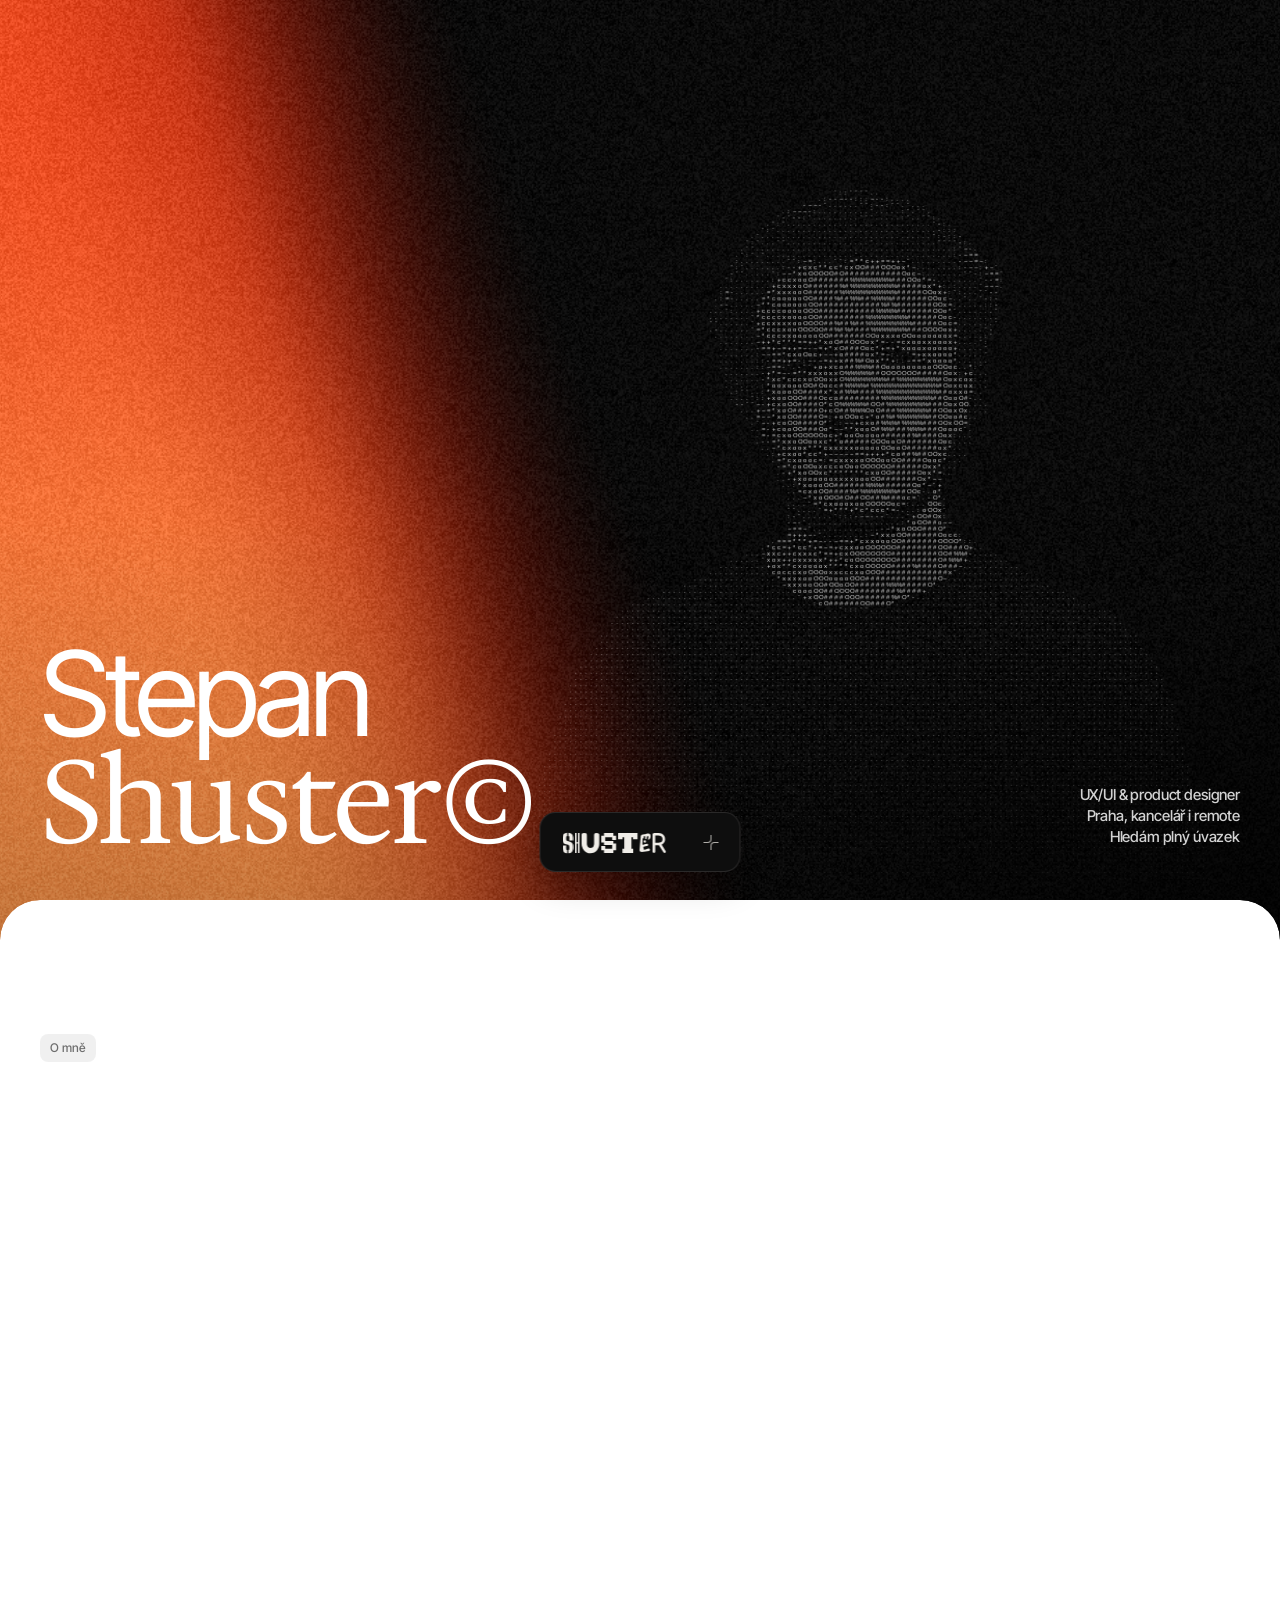
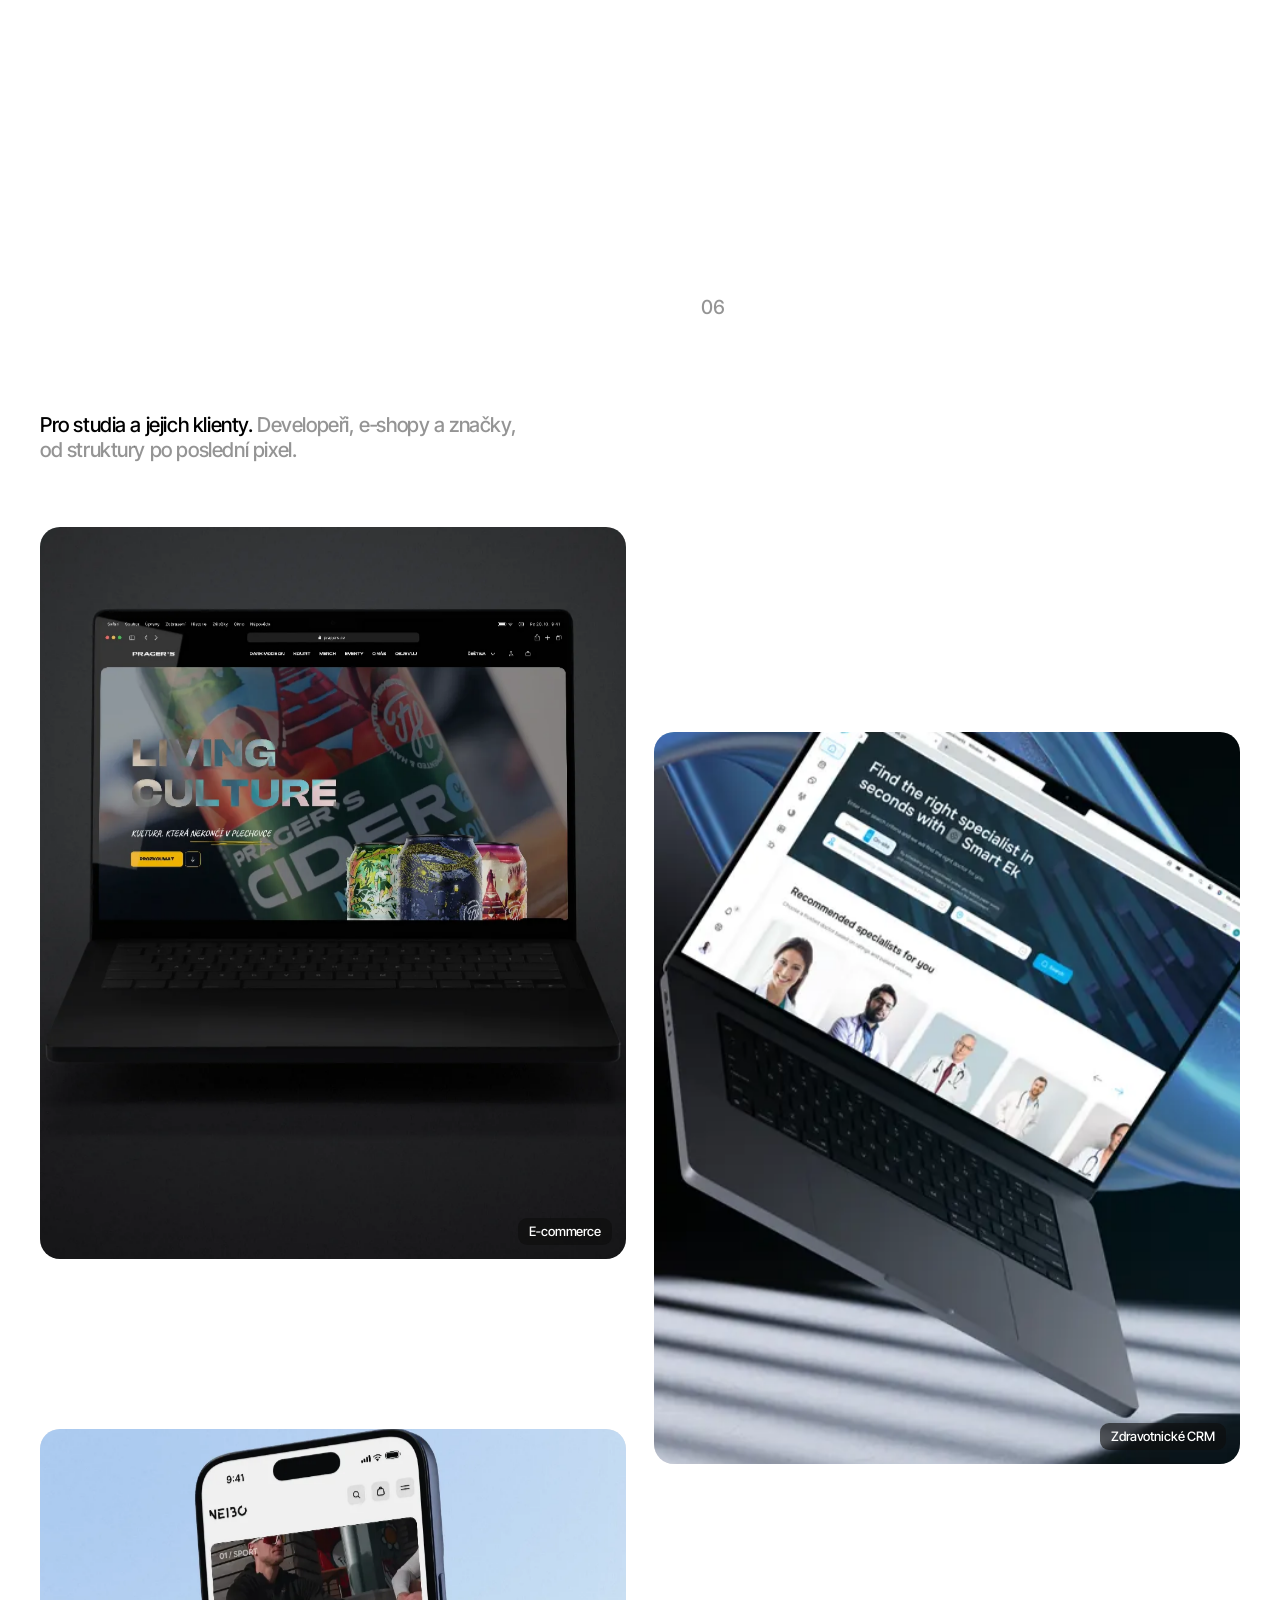
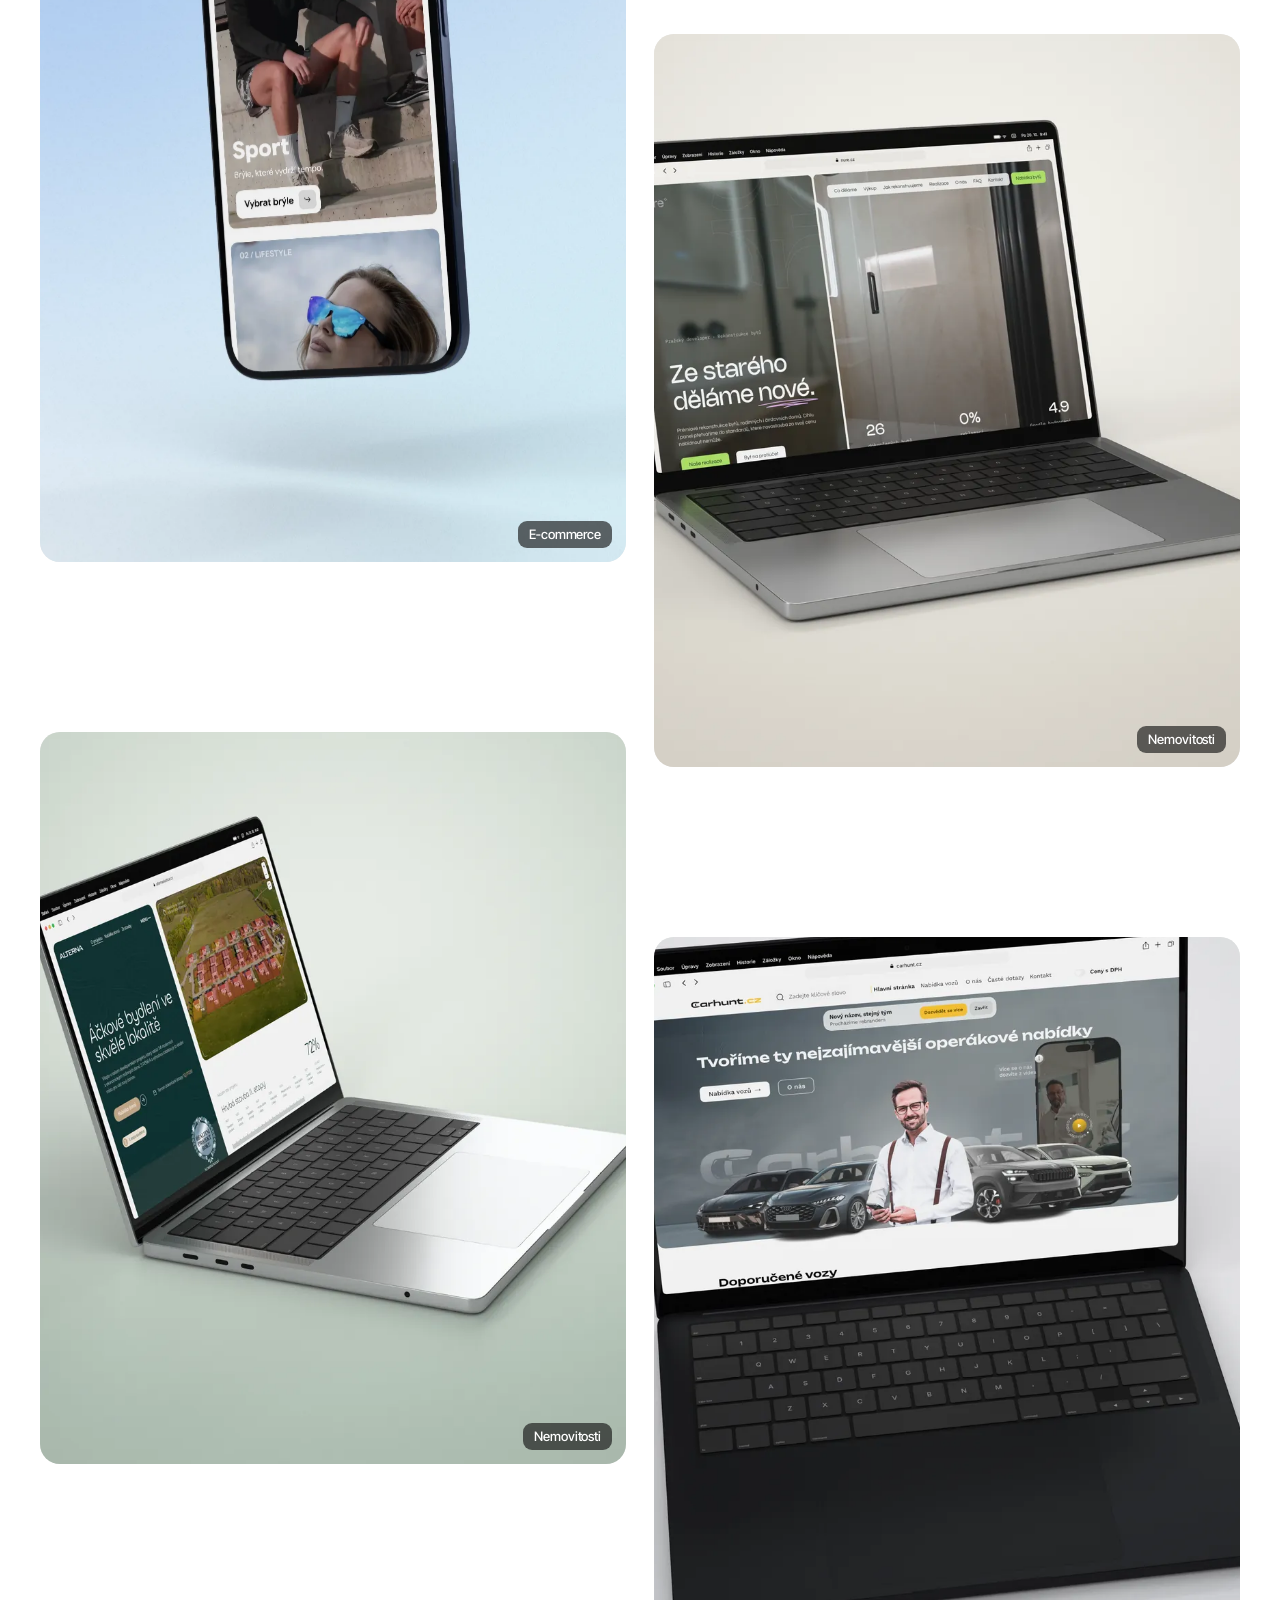
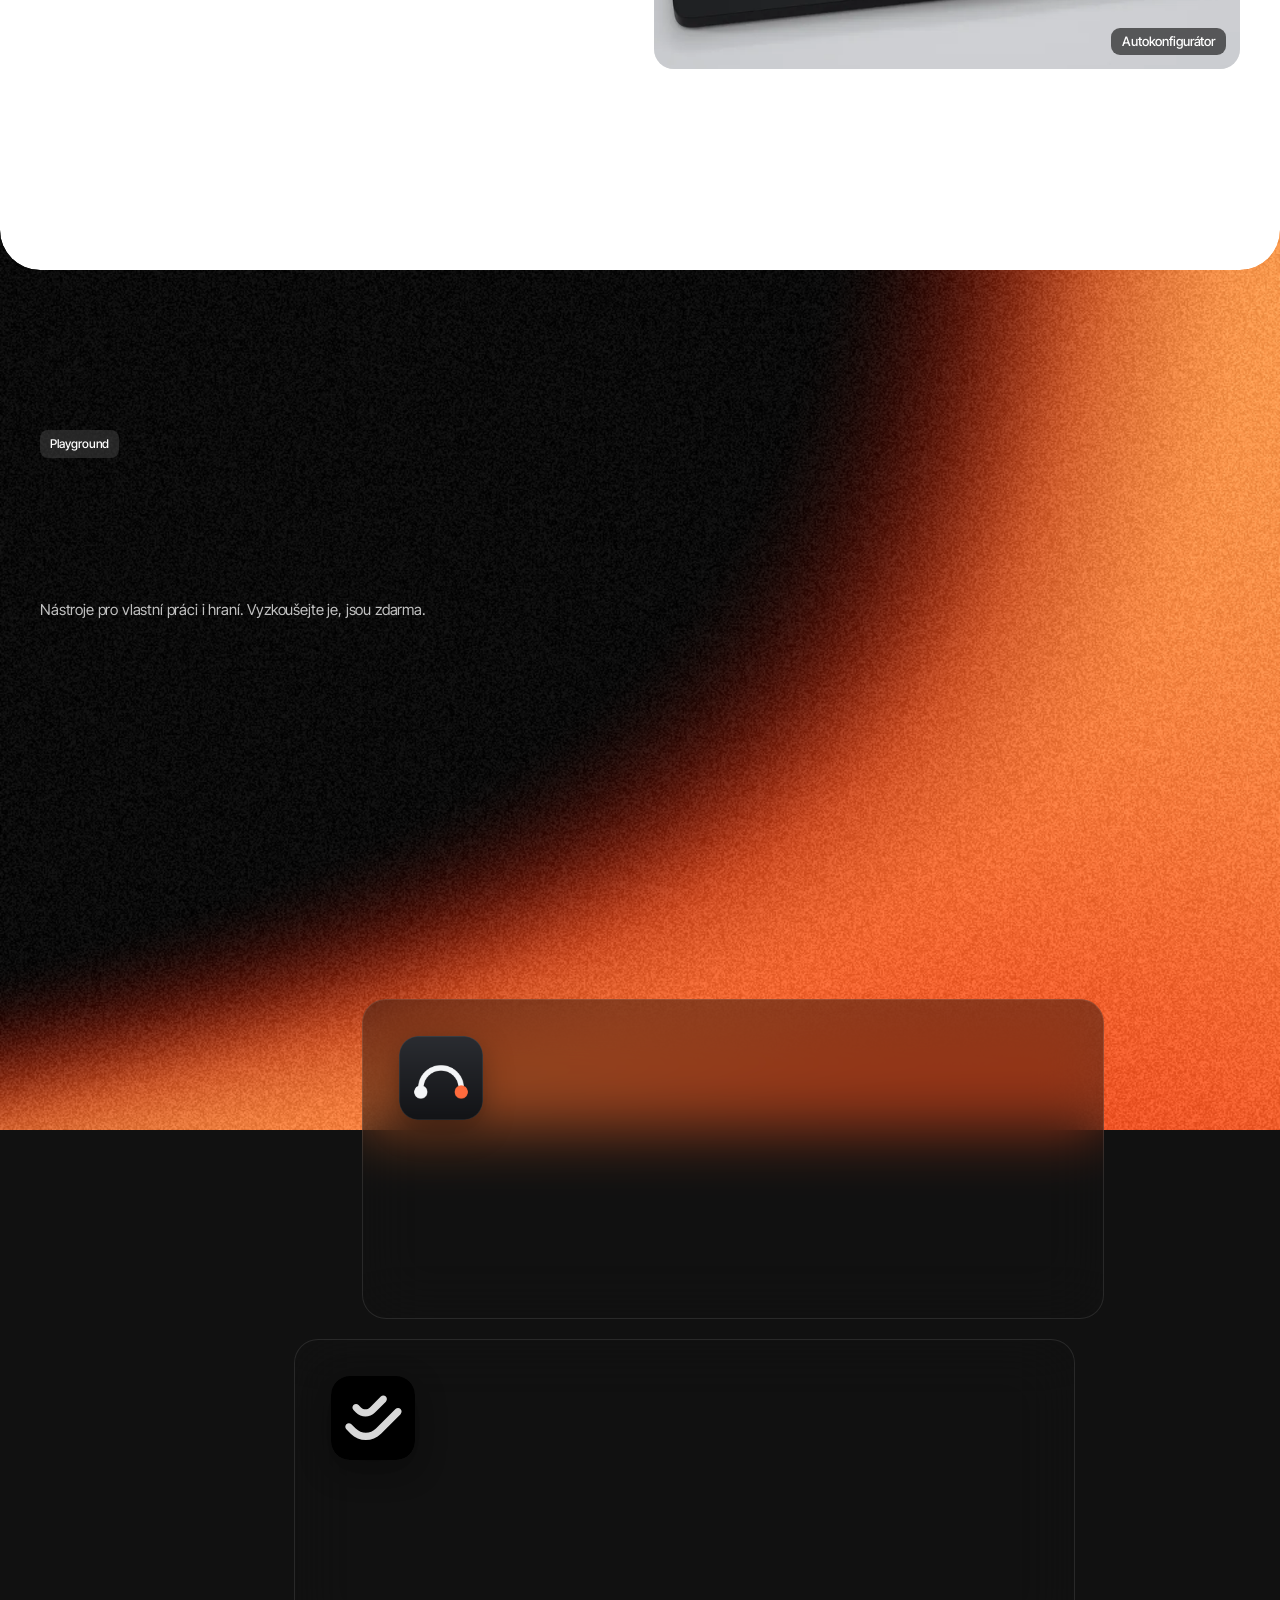
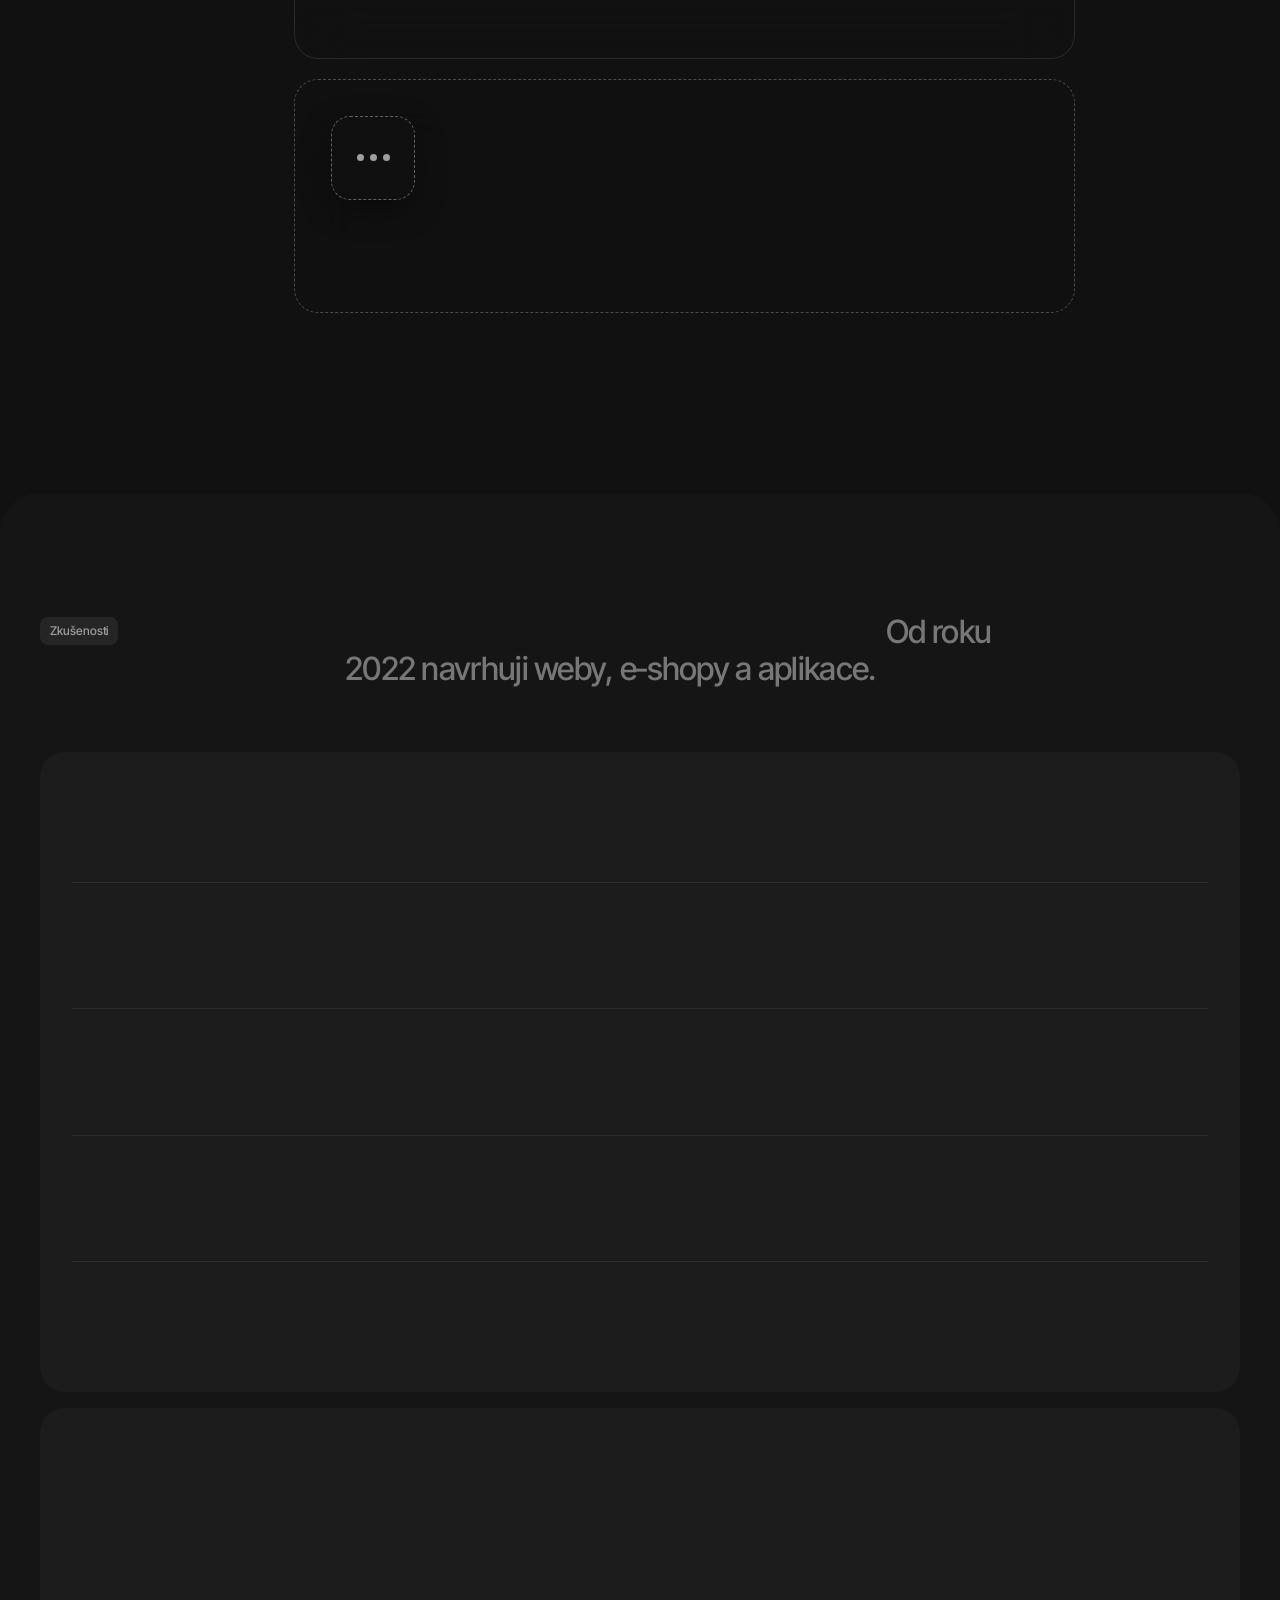
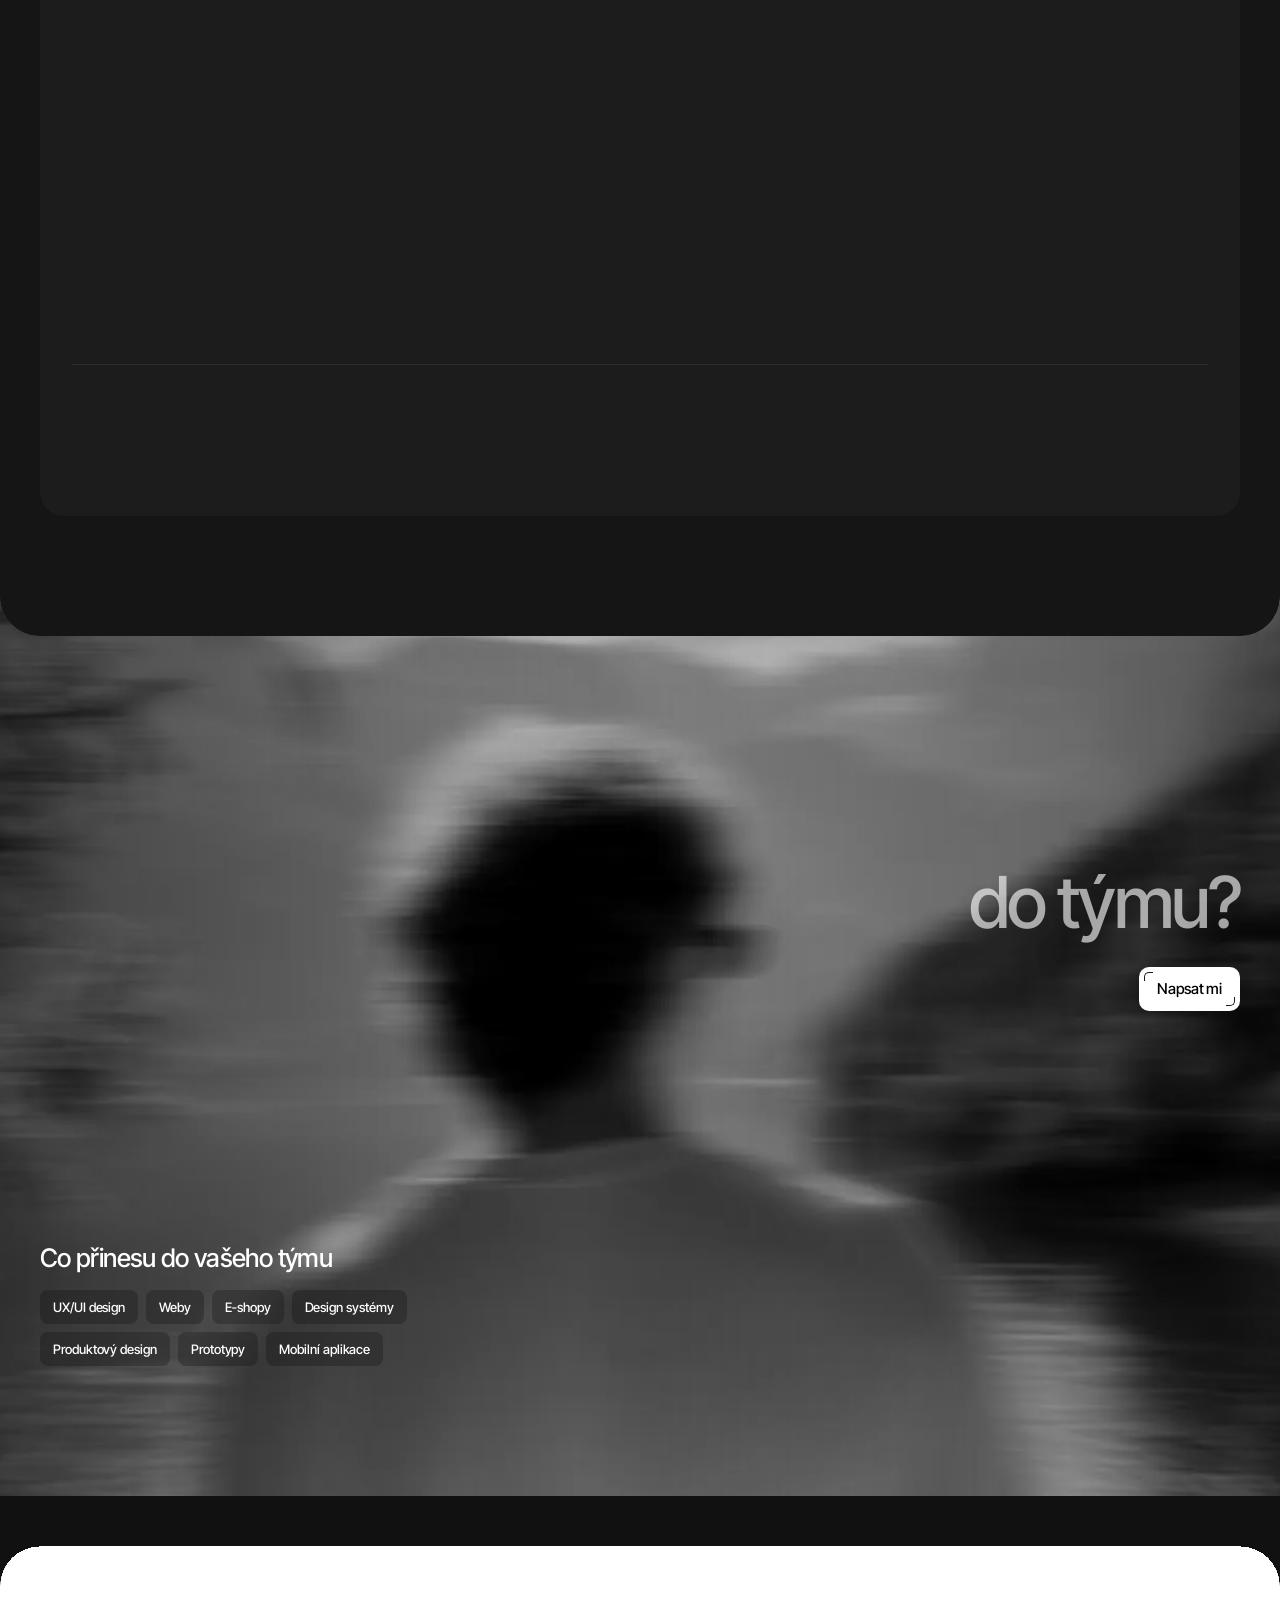
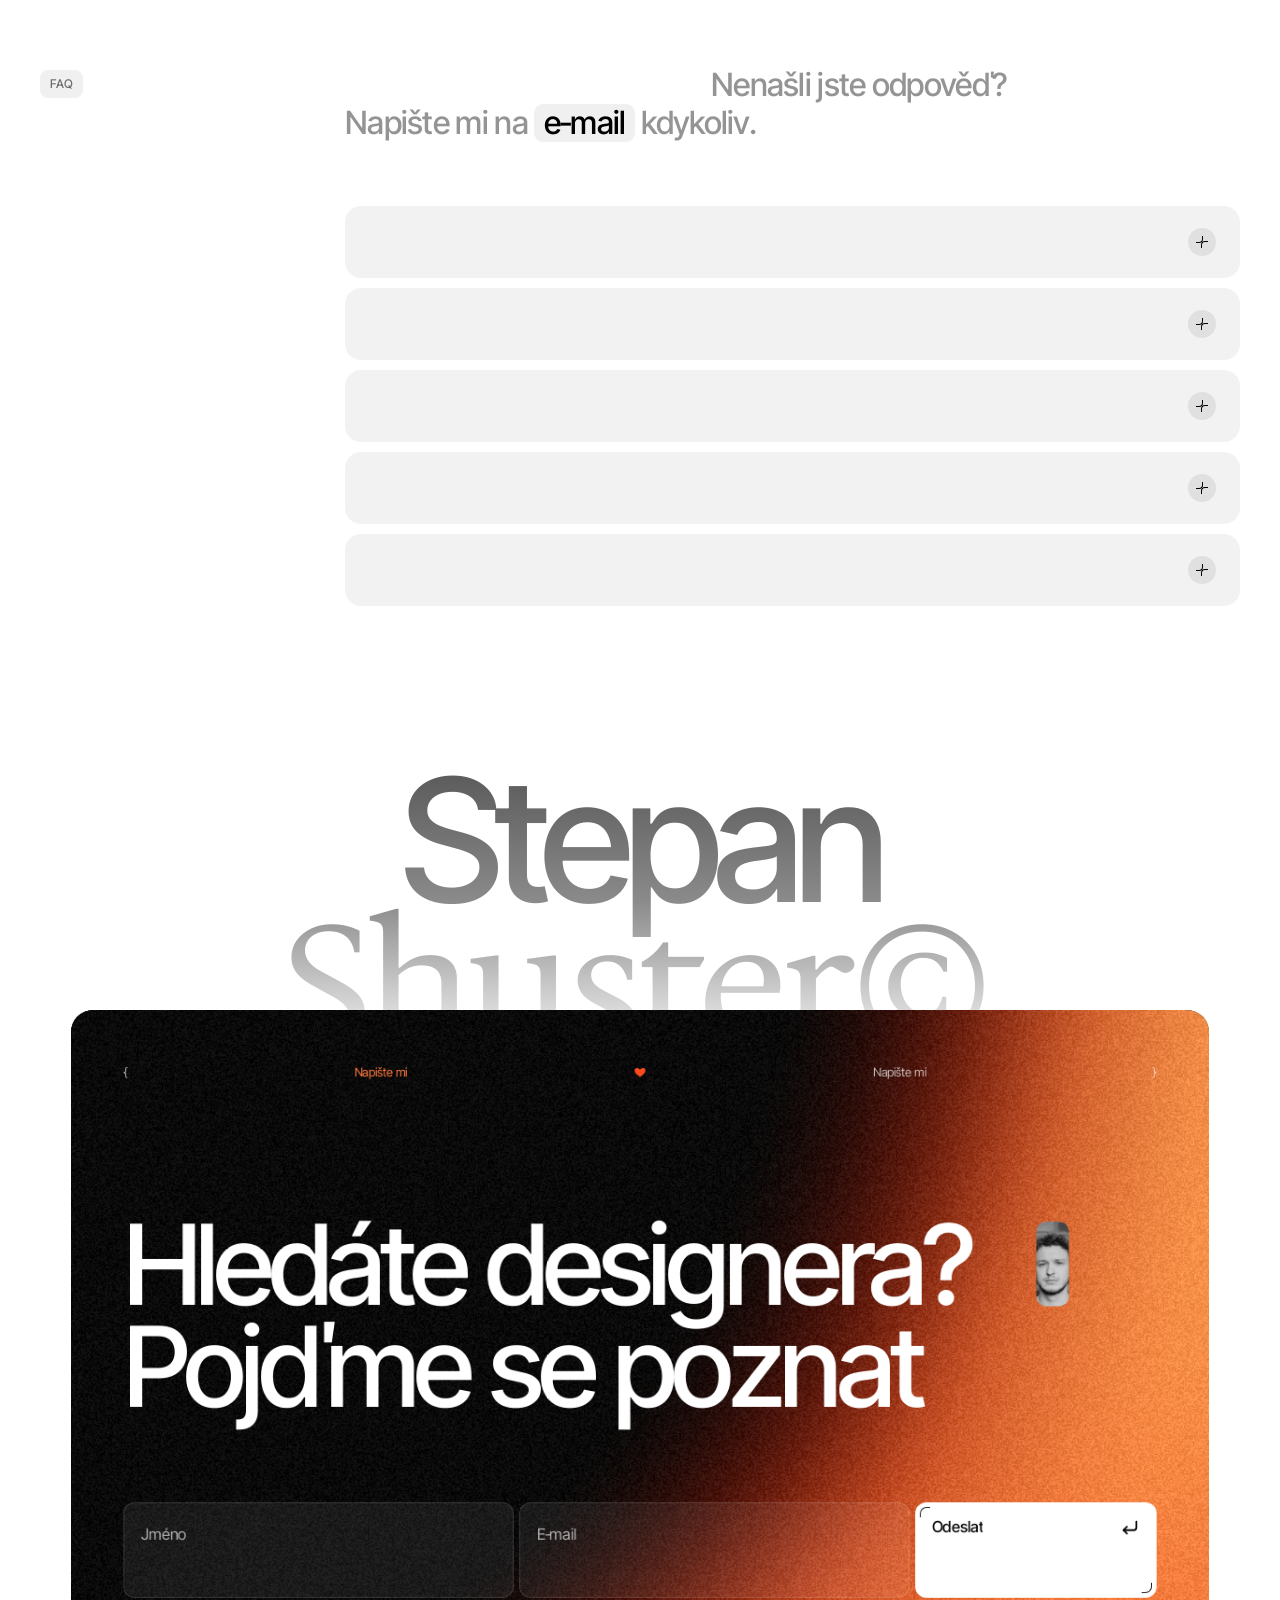
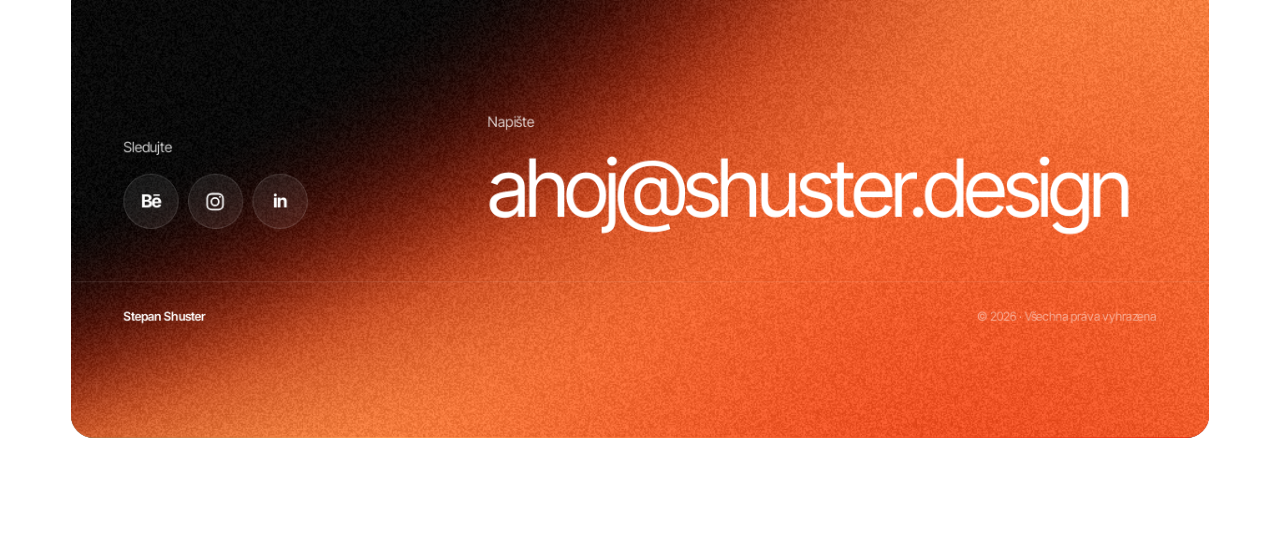
<file: cs/index.html>
<!DOCTYPE html>
<html lang="cs">
<head>
<meta charset="UTF-8">
<!-- Короткая ссылка на языковую версию: shuster.design/cs открывает сайт сразу на этом языке.
     Метатеги здесь для превью ссылки в мессенджерах и LinkedIn (они не запускают скрипты). -->
<script>location.replace('/?lang=cs' + location.hash);</script>
<meta name="viewport" content="width=device-width, initial-scale=1.0">
<meta name="robots" content="noindex">
<title>Stepan Shuster · UX/UI a produktový designer, Praha</title>
<meta name="description" content="Portfolio UX/UI a produktového designera z Prahy. Navrhuji weby, e‑shopy a aplikace ve Figmě od struktury a wireframů po design systém a předání vývojářům. Hledám práci na plný úvazek.">
<meta property="og:type" content="website">
<meta property="og:site_name" content="Stepan Shuster">
<meta property="og:locale" content="cs_CZ">
<meta property="og:url" content="https://shuster.design/cs/">
<meta property="og:title" content="Stepan Shuster · UX/UI a produktový designer, Praha">
<meta property="og:description" content="Portfolio UX/UI a produktového designera z Prahy. Navrhuji weby, e‑shopy a aplikace ve Figmě od struktury a wireframů po design systém a předání vývojářům. Hledám práci na plný úvazek.">
<meta property="og:image" content="https://shuster.design/media/common/og.png">
<meta property="og:image:width" content="1200">
<meta property="og:image:height" content="630">
<meta name="twitter:card" content="summary_large_image">
<style>body{margin:0;background:#0a0a0a}</style>
</head>
<body><noscript><a href="/?lang=cs" style="color:#fff">shuster.design</a></noscript></body>
</html>
</file>
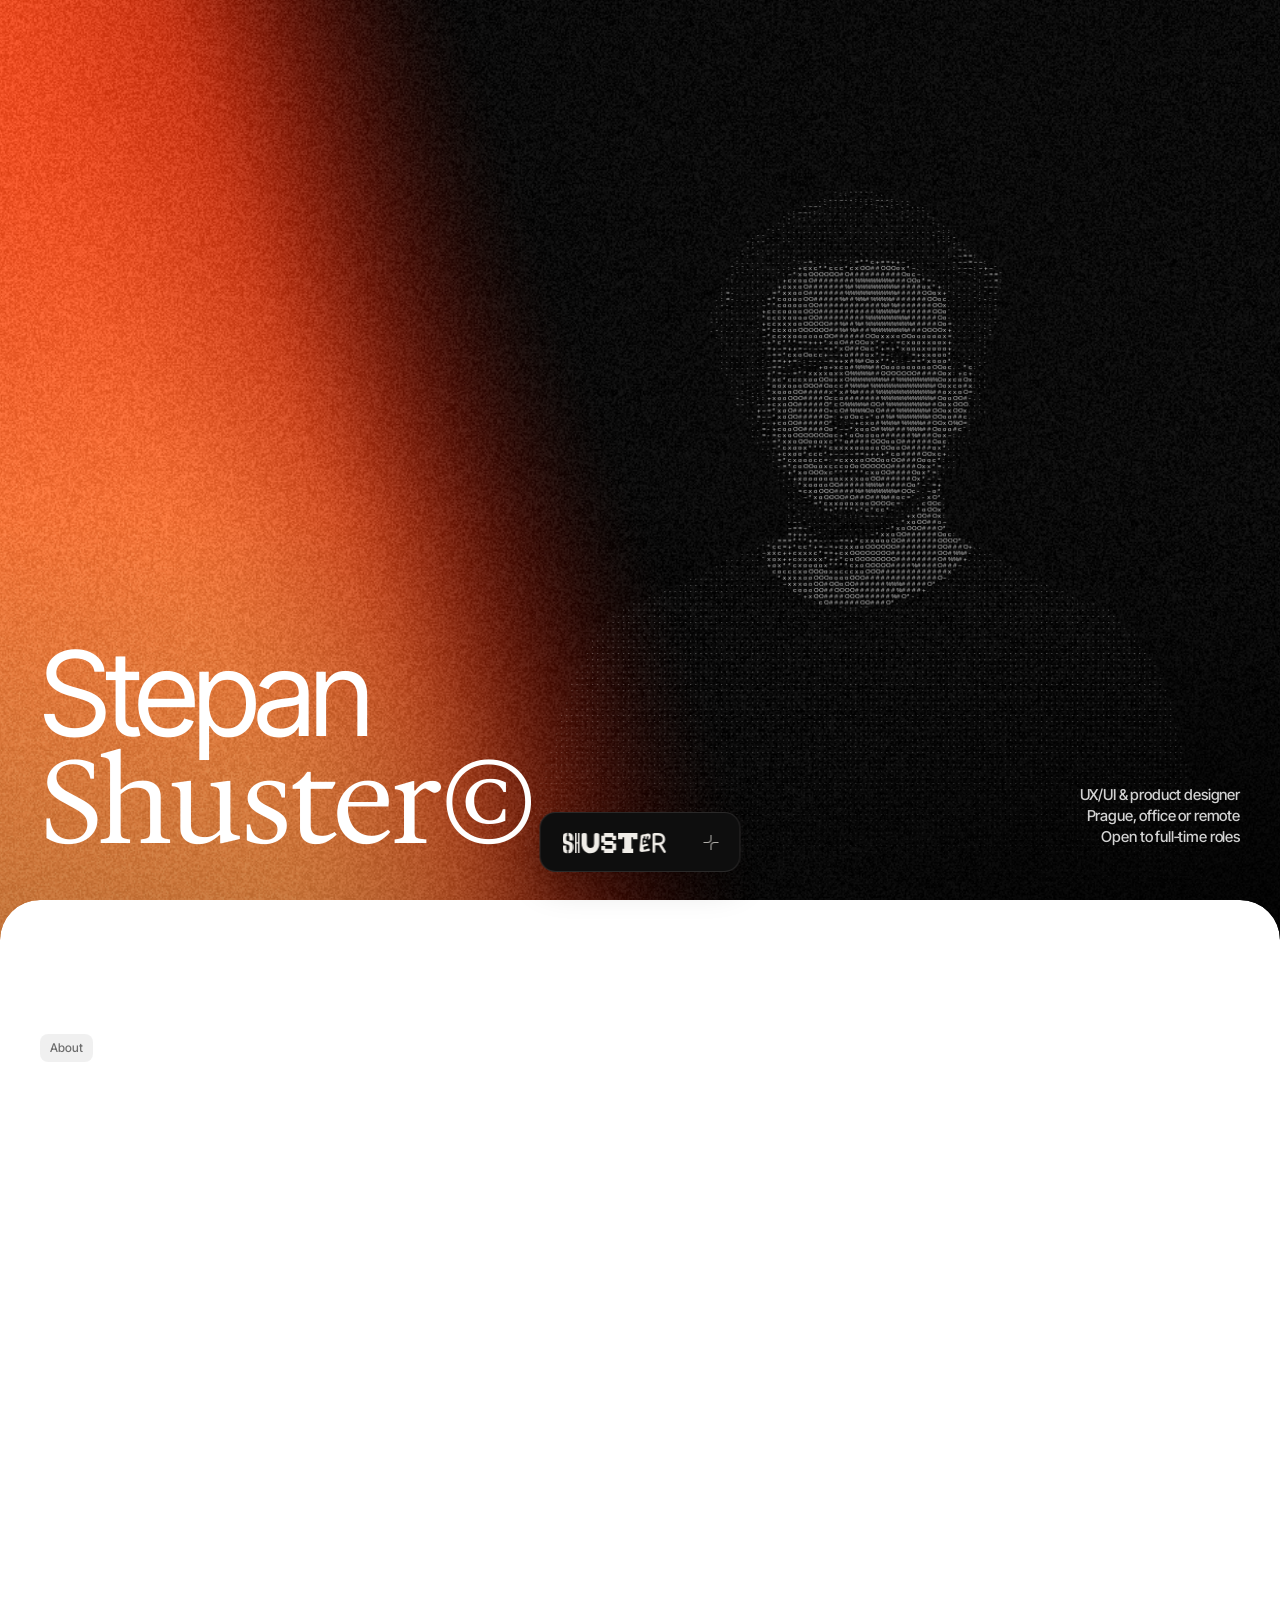
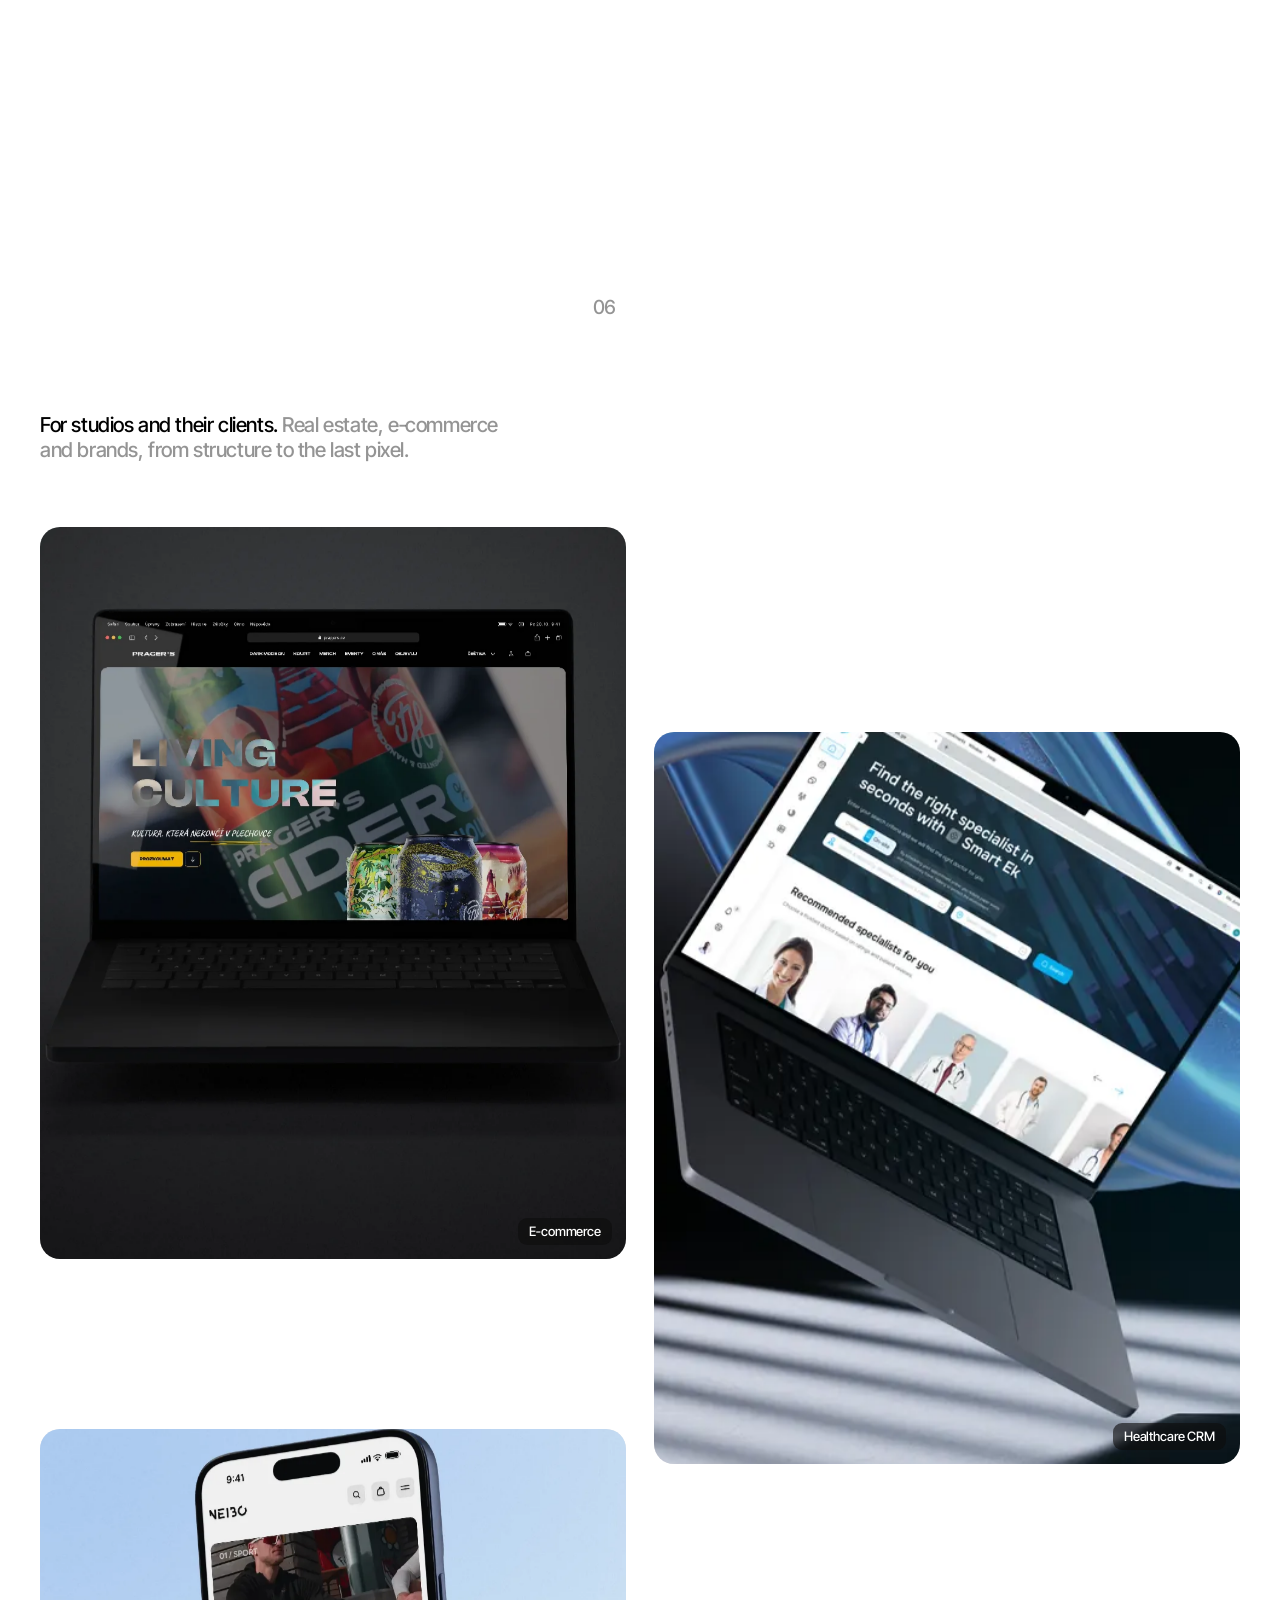
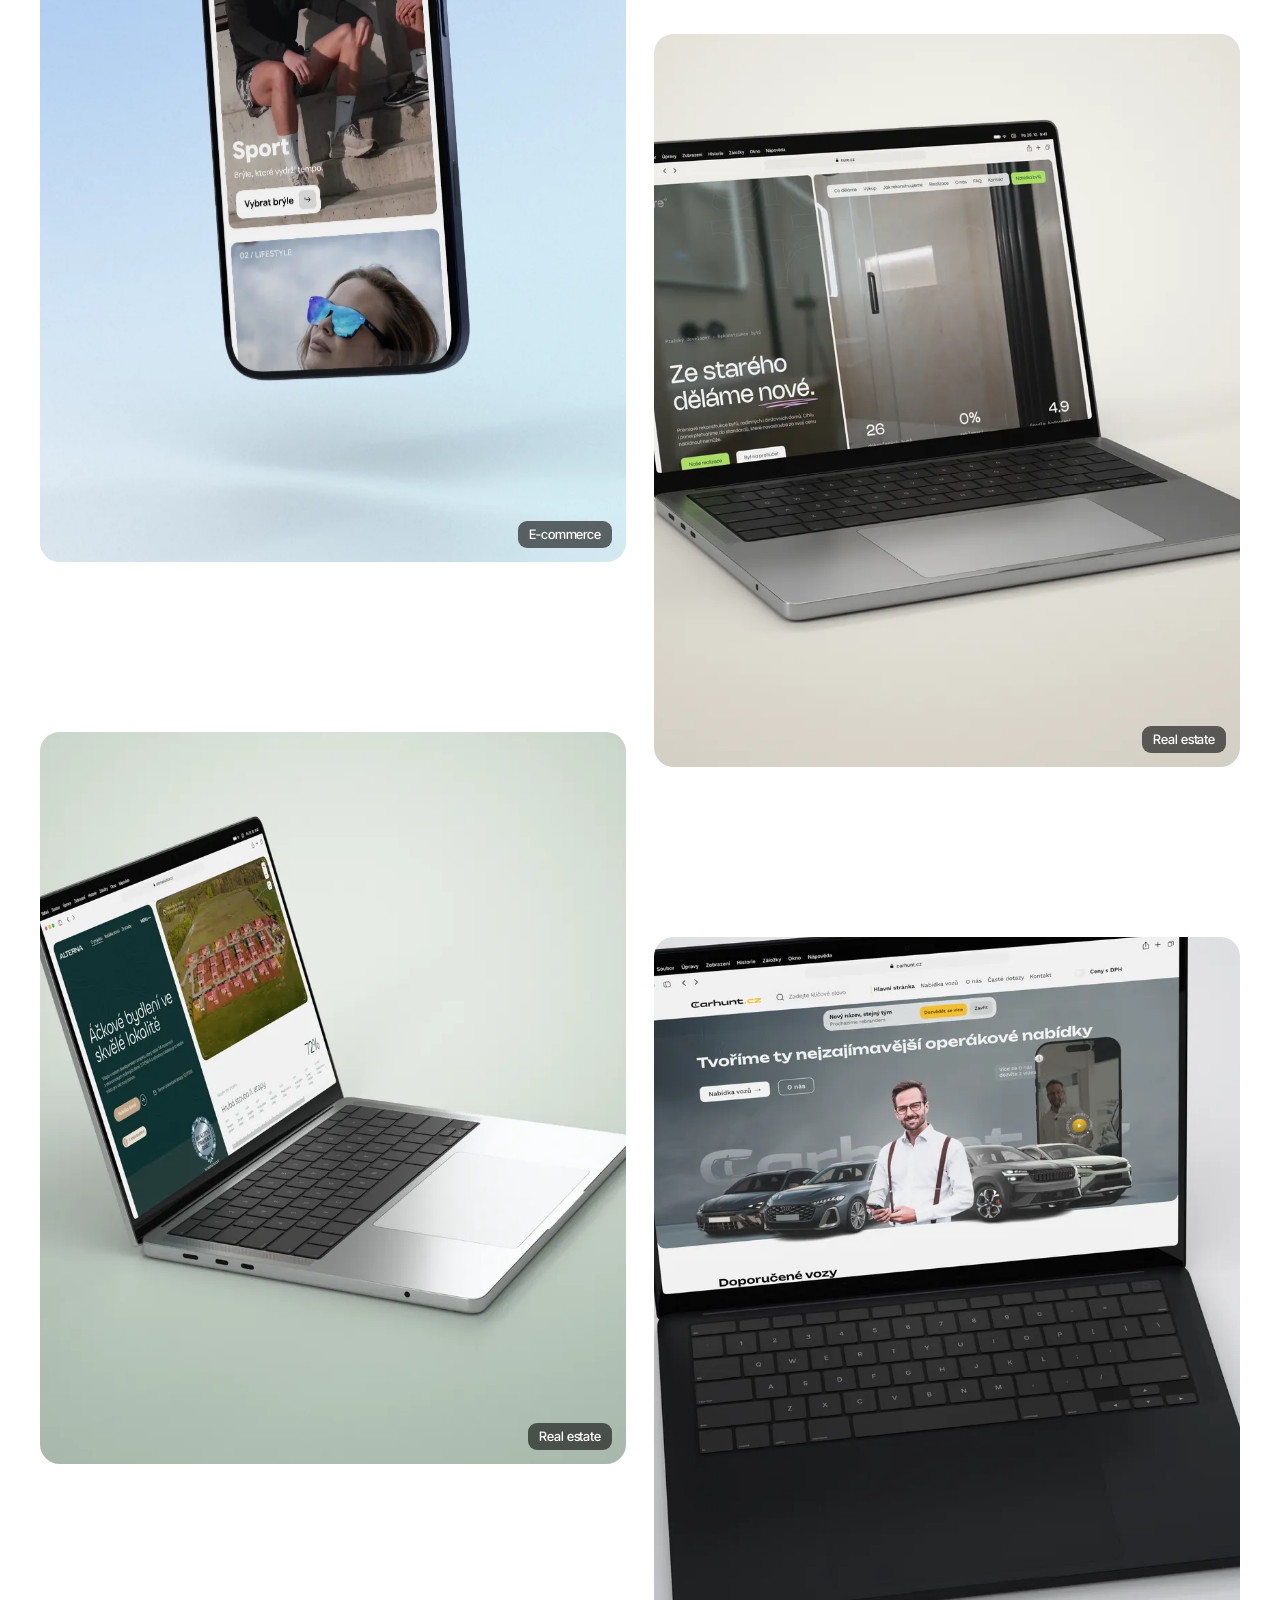
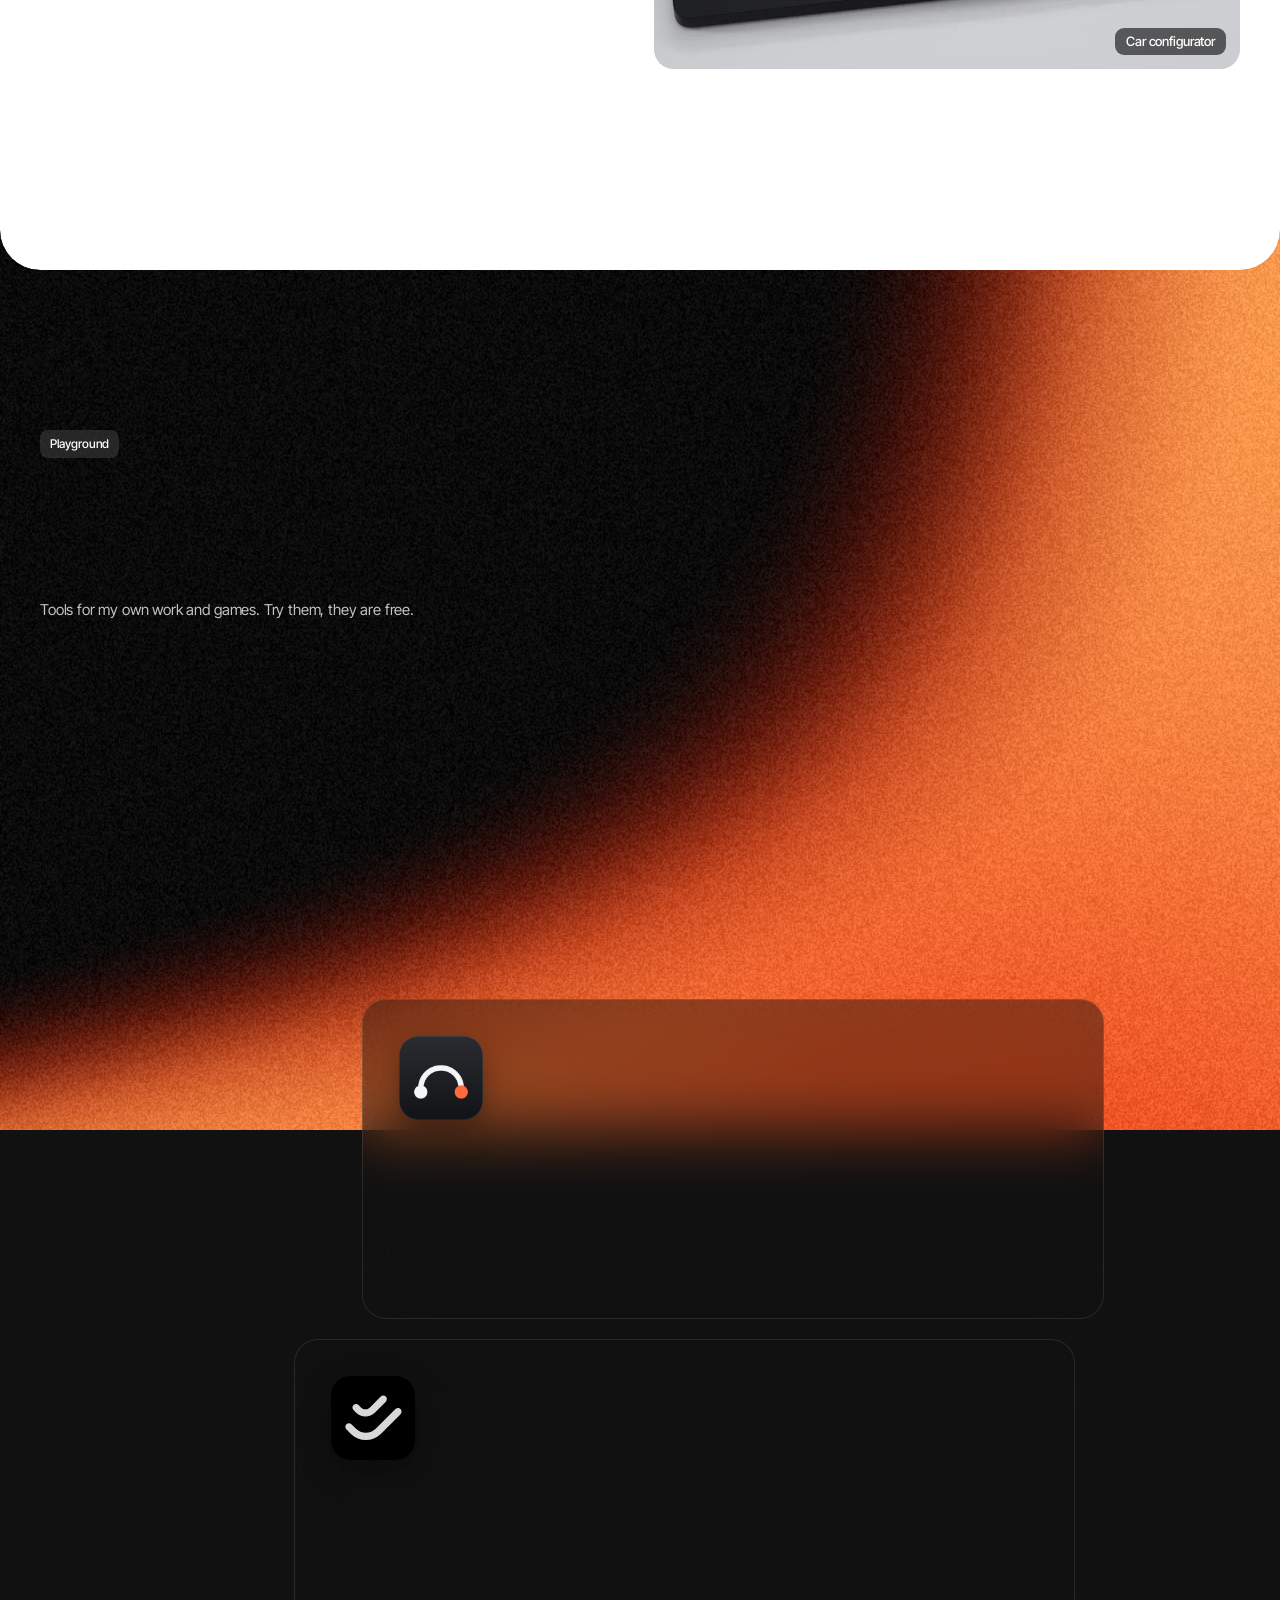
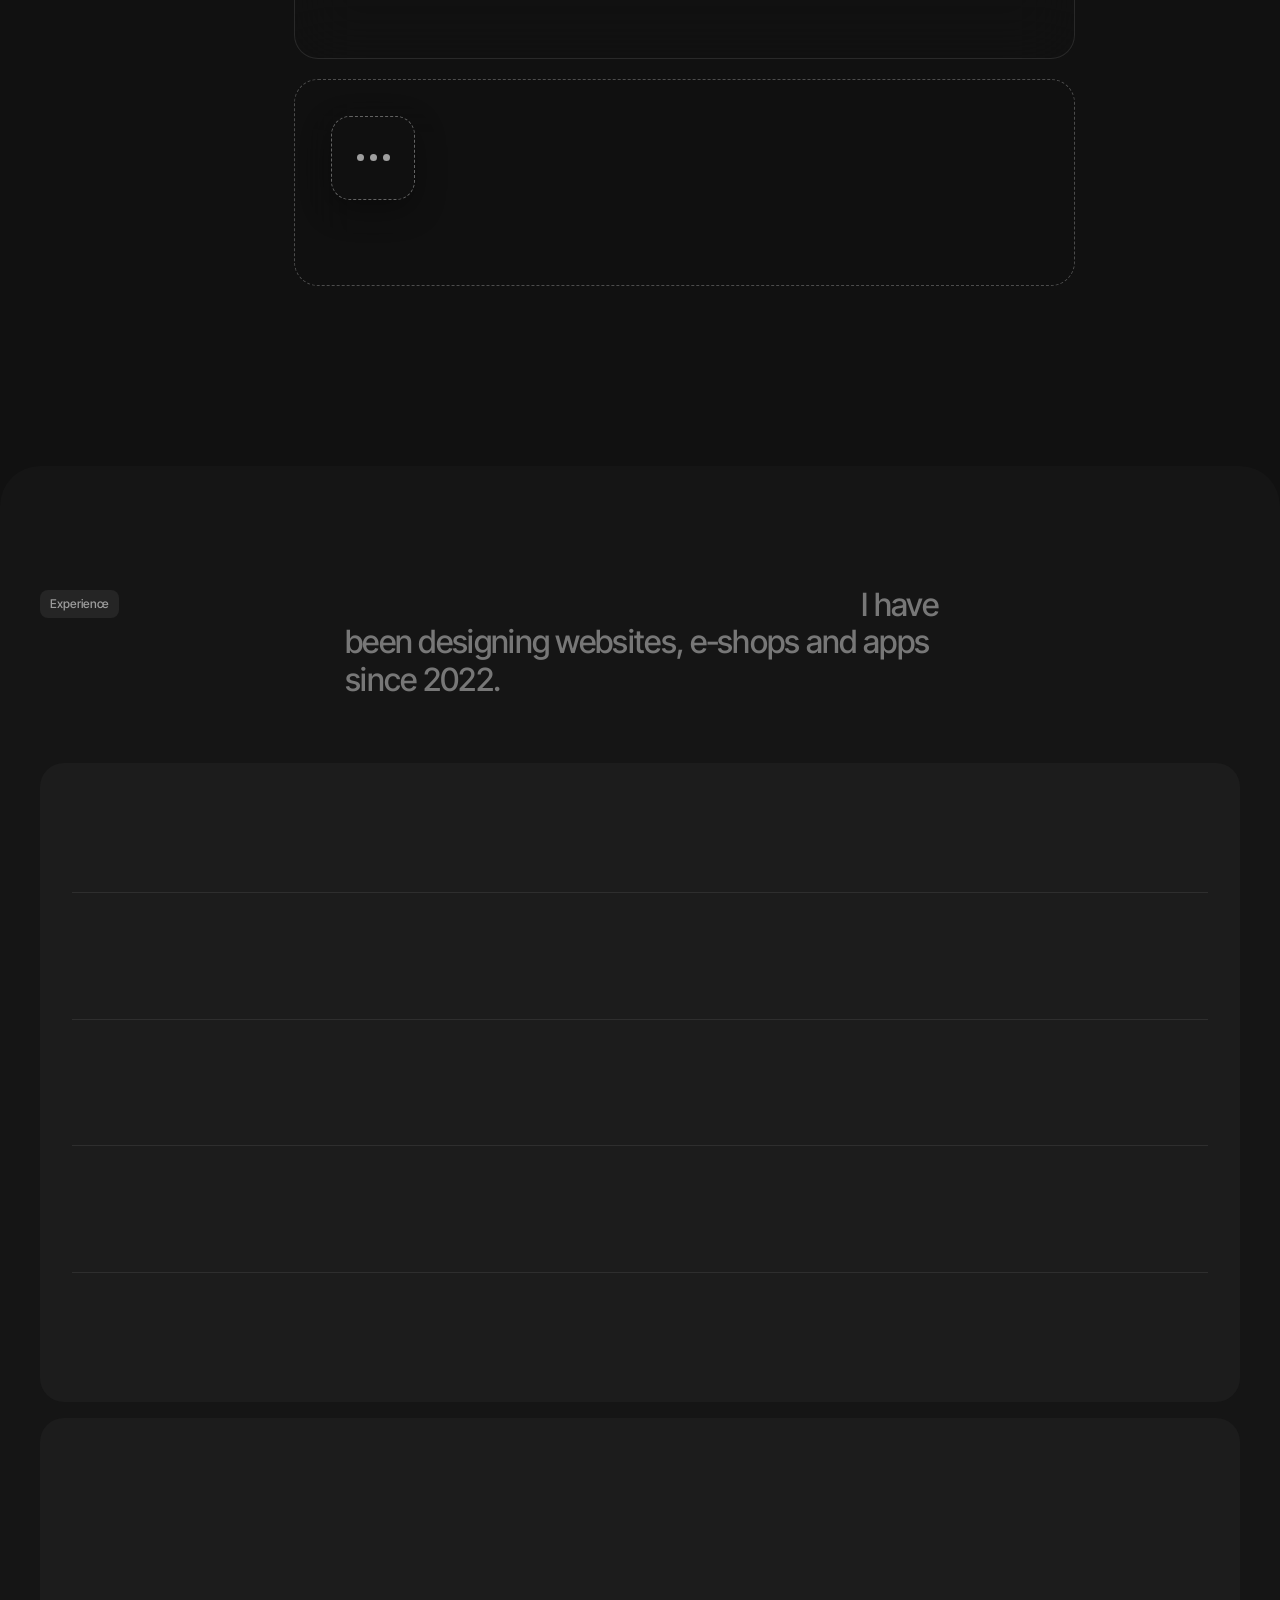
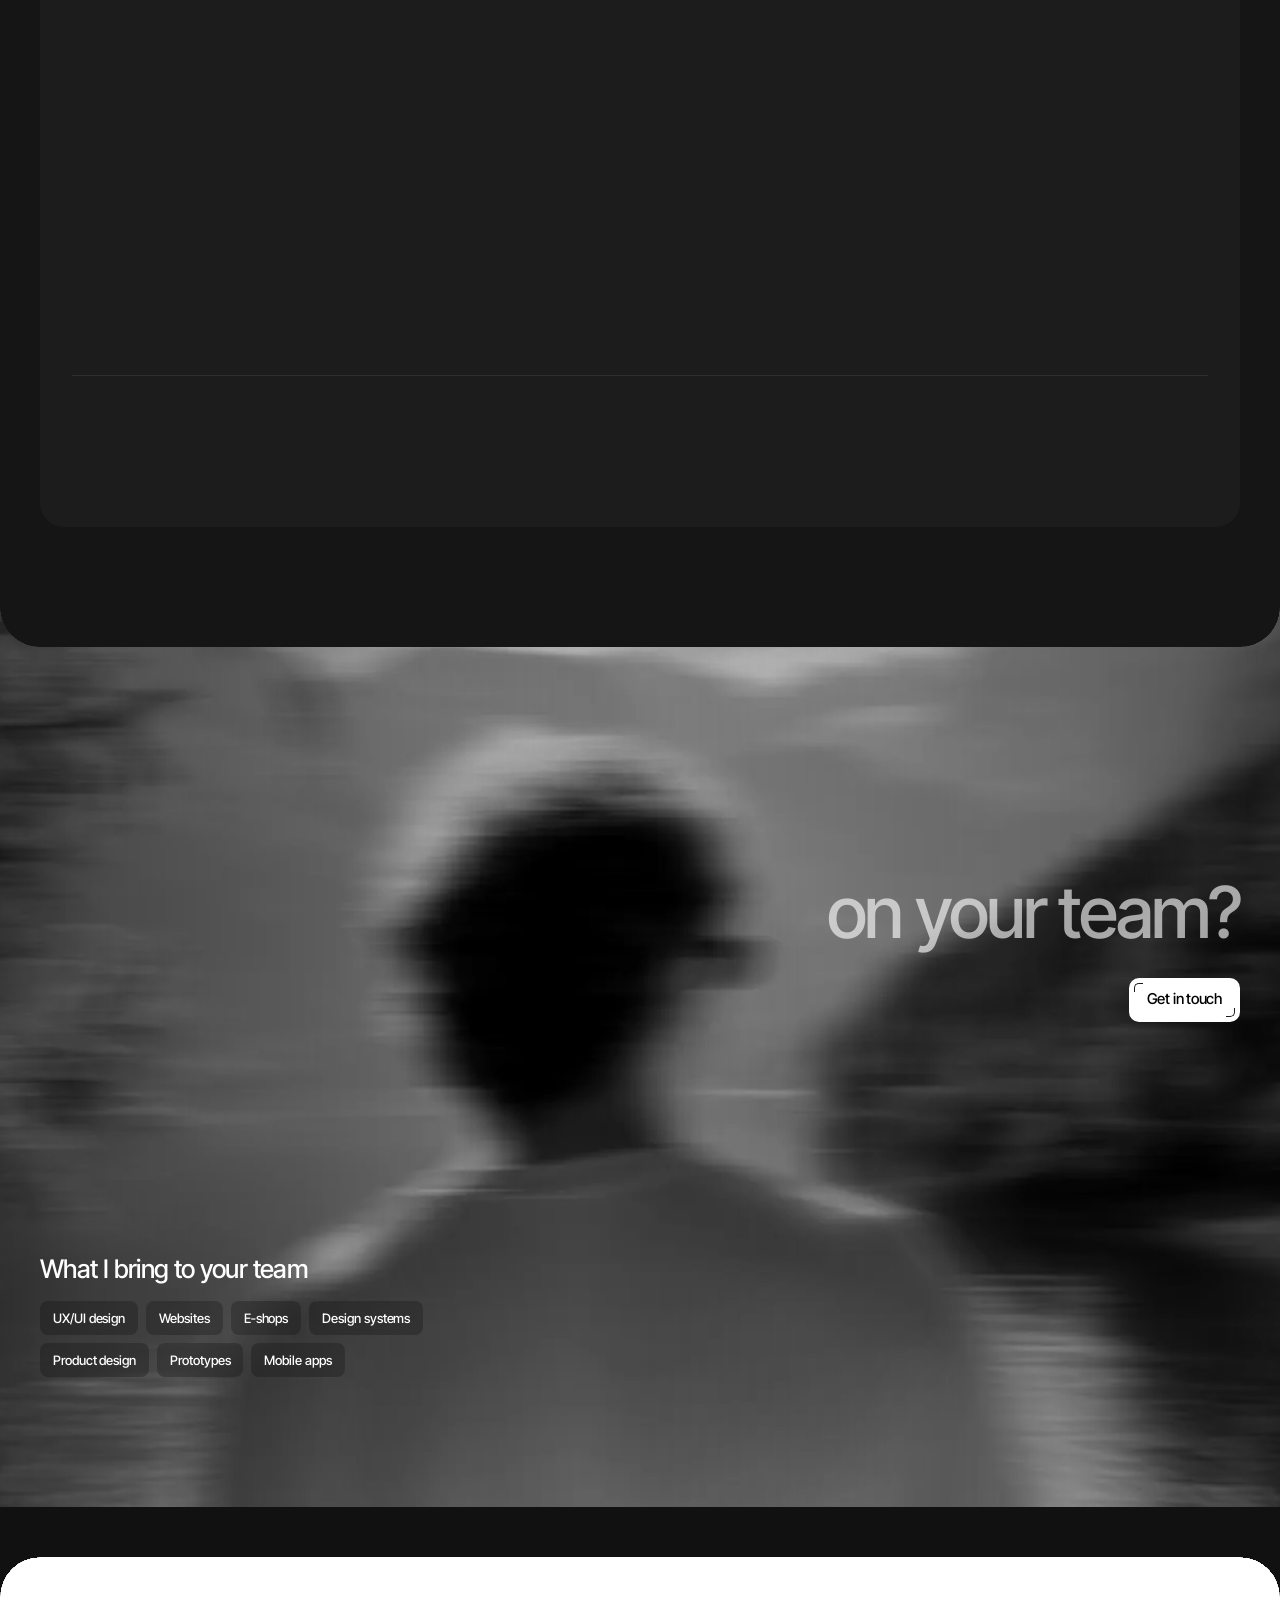
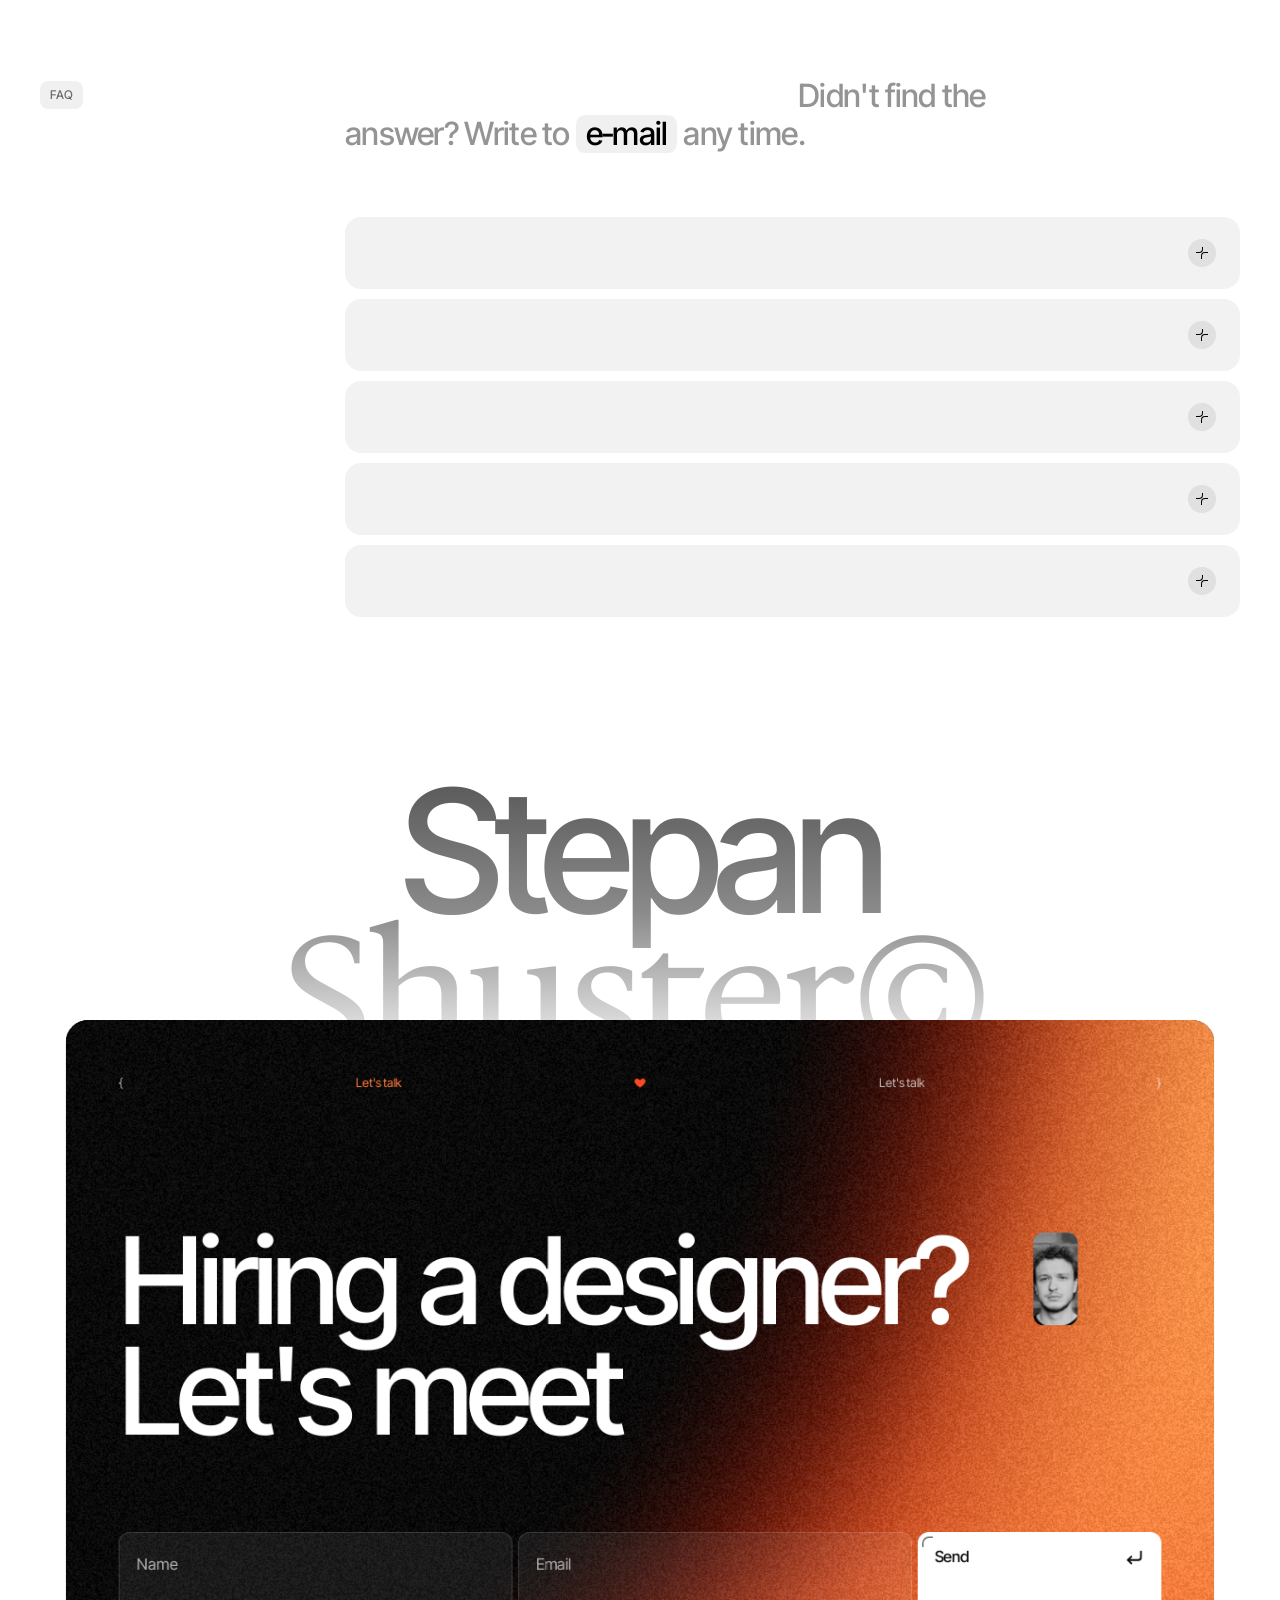
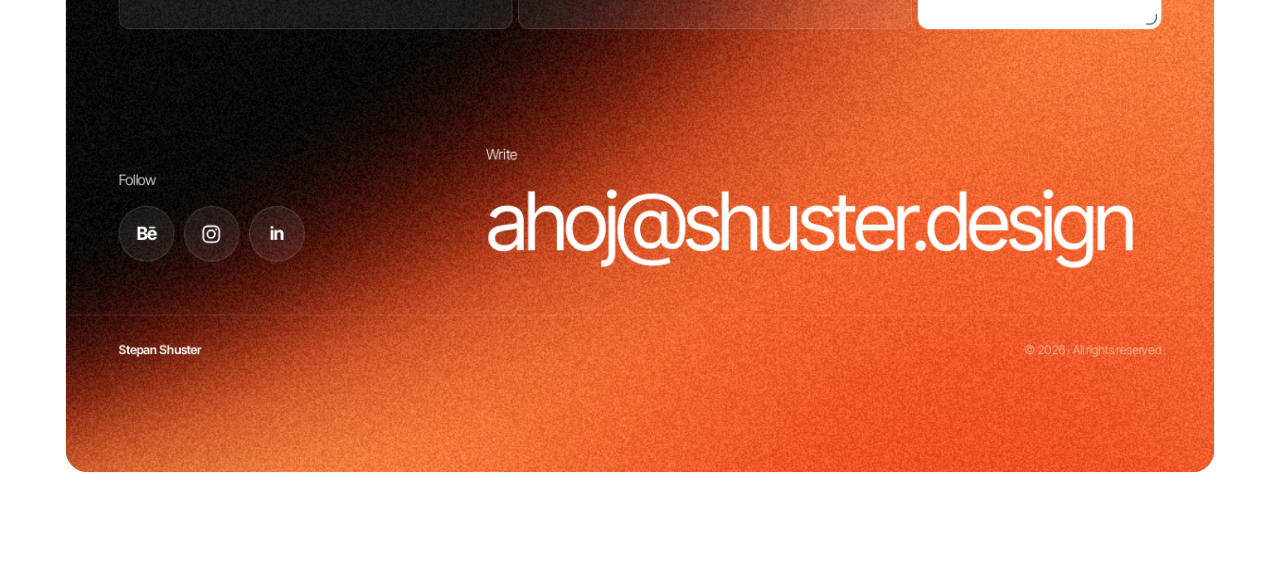
<file: en/index.html>
<!DOCTYPE html>
<html lang="en">
<head>
<meta charset="UTF-8">
<!-- Короткая ссылка на языковую версию: shuster.design/en открывает сайт сразу на этом языке.
     Метатеги здесь для превью ссылки в мессенджерах и LinkedIn (они не запускают скрипты). -->
<script>location.replace('/?lang=en' + location.hash);</script>
<meta name="viewport" content="width=device-width, initial-scale=1.0">
<meta name="robots" content="noindex">
<title>Stepan Shuster · UX/UI and product designer, Prague</title>
<meta name="description" content="Portfolio of a UX/UI and product designer from Prague. I design websites, e‑shops and apps in Figma, from structure and wireframes to design systems and developer handoff. Open to full‑time roles.">
<meta property="og:type" content="website">
<meta property="og:site_name" content="Stepan Shuster">
<meta property="og:locale" content="en_US">
<meta property="og:url" content="https://shuster.design/en/">
<meta property="og:title" content="Stepan Shuster · UX/UI and product designer, Prague">
<meta property="og:description" content="Portfolio of a UX/UI and product designer from Prague. I design websites, e‑shops and apps in Figma, from structure and wireframes to design systems and developer handoff. Open to full‑time roles.">
<meta property="og:image" content="https://shuster.design/media/common/og-en.png">
<meta property="og:image:width" content="1200">
<meta property="og:image:height" content="630">
<meta name="twitter:card" content="summary_large_image">
<style>body{margin:0;background:#0a0a0a}</style>
</head>
<body><noscript><a href="/?lang=en" style="color:#fff">shuster.design</a></noscript></body>
</html>
</file>
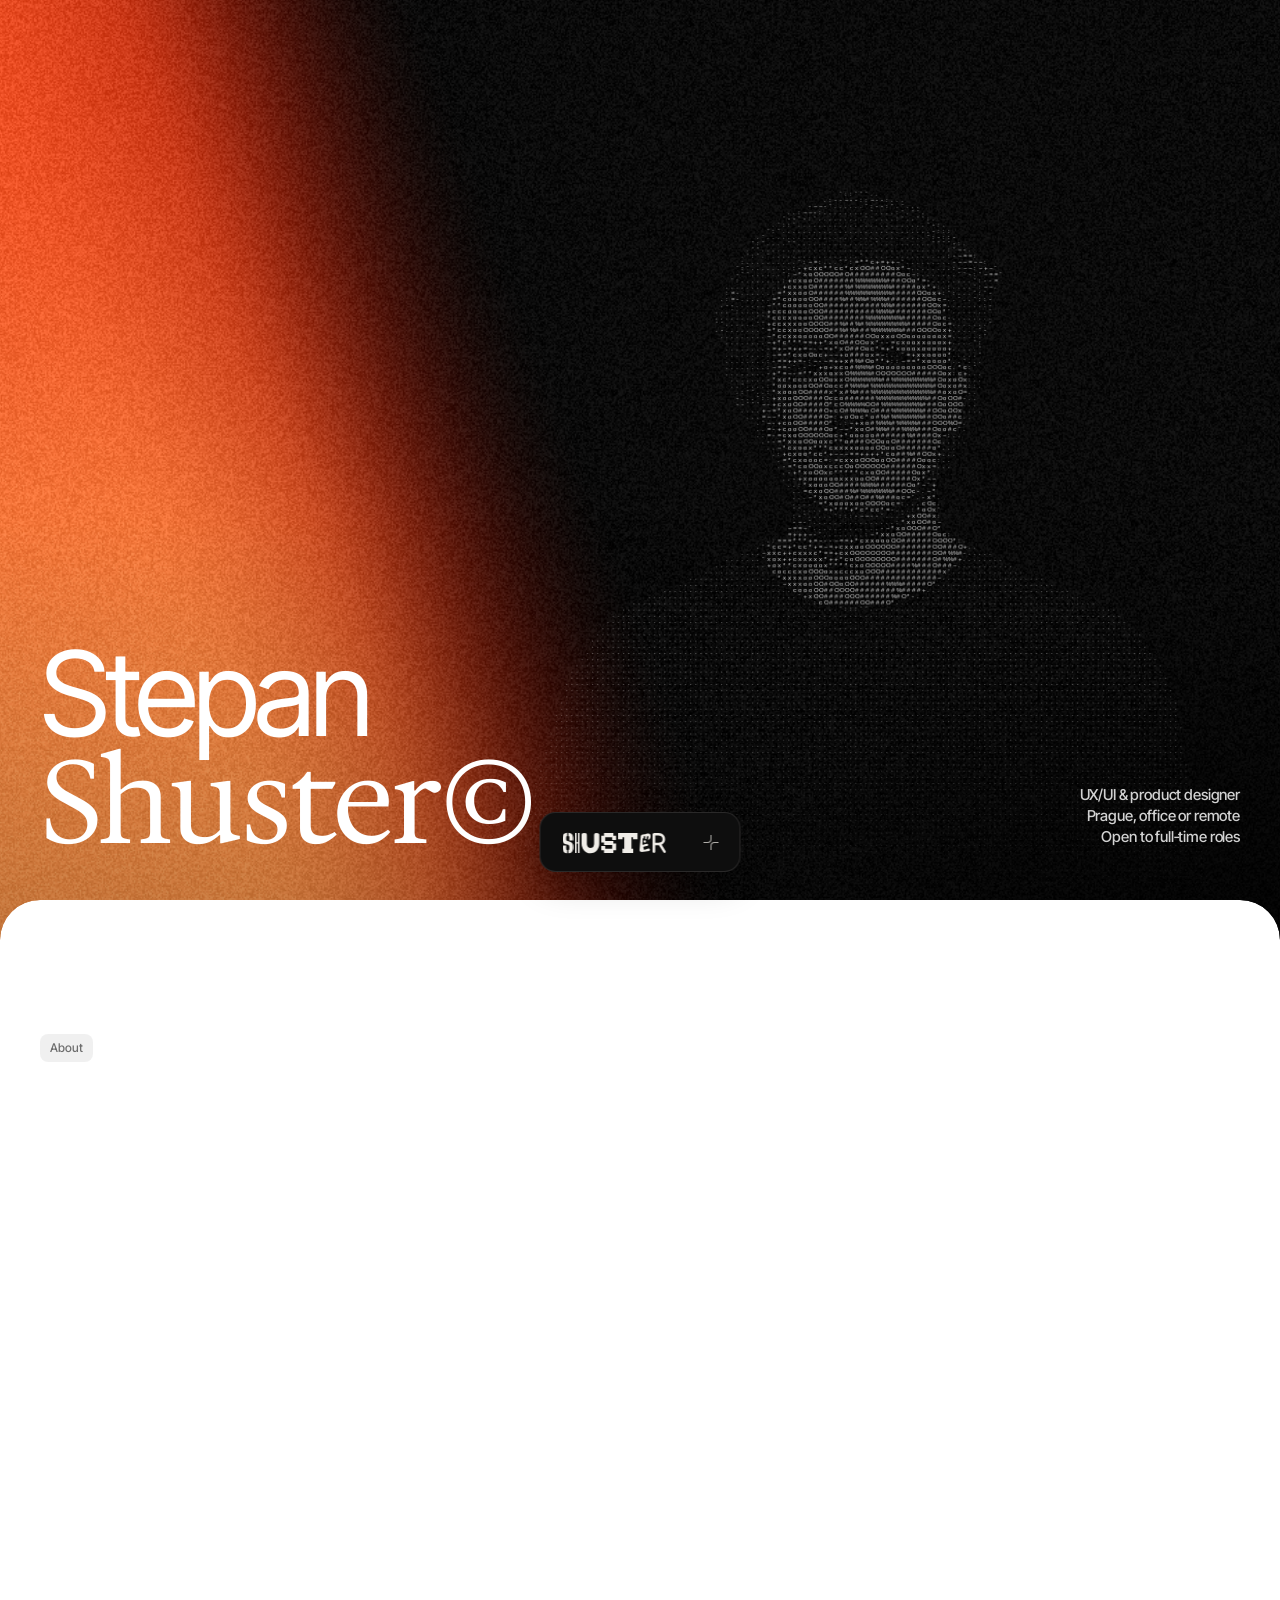
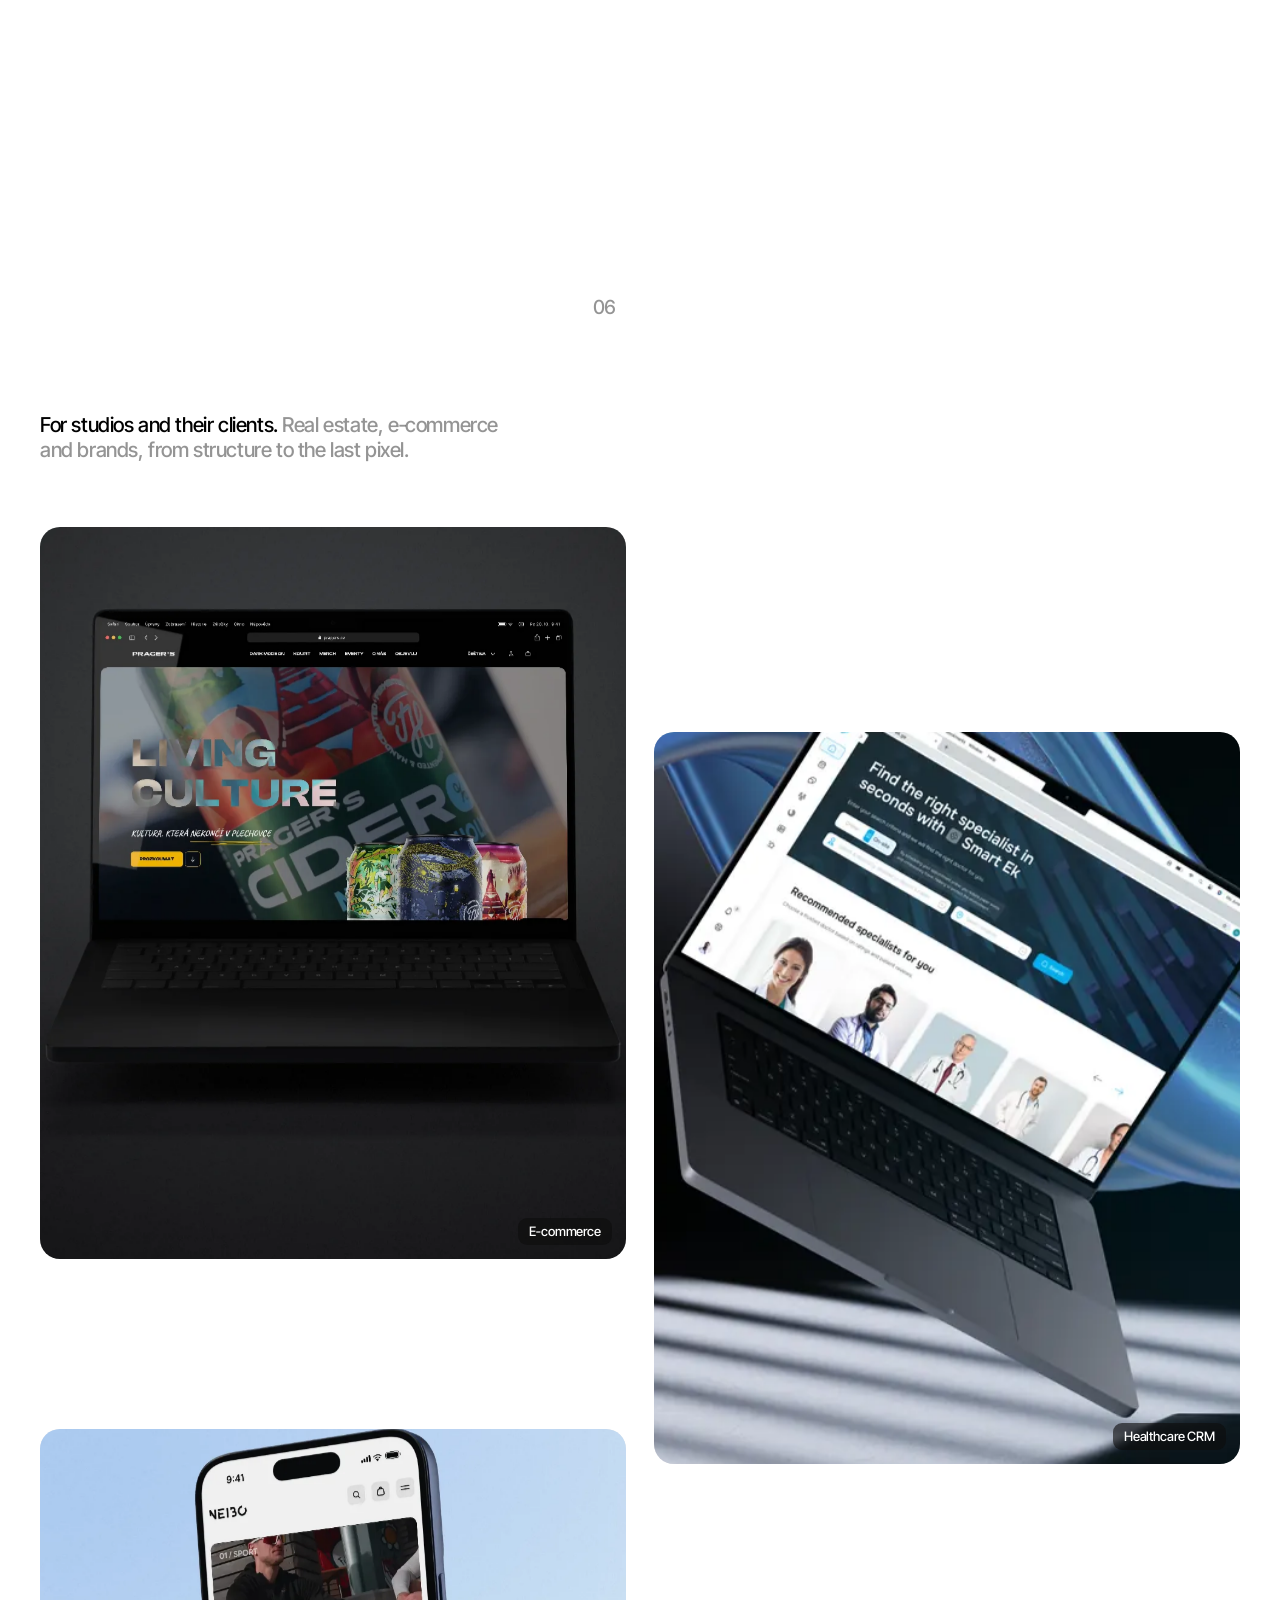
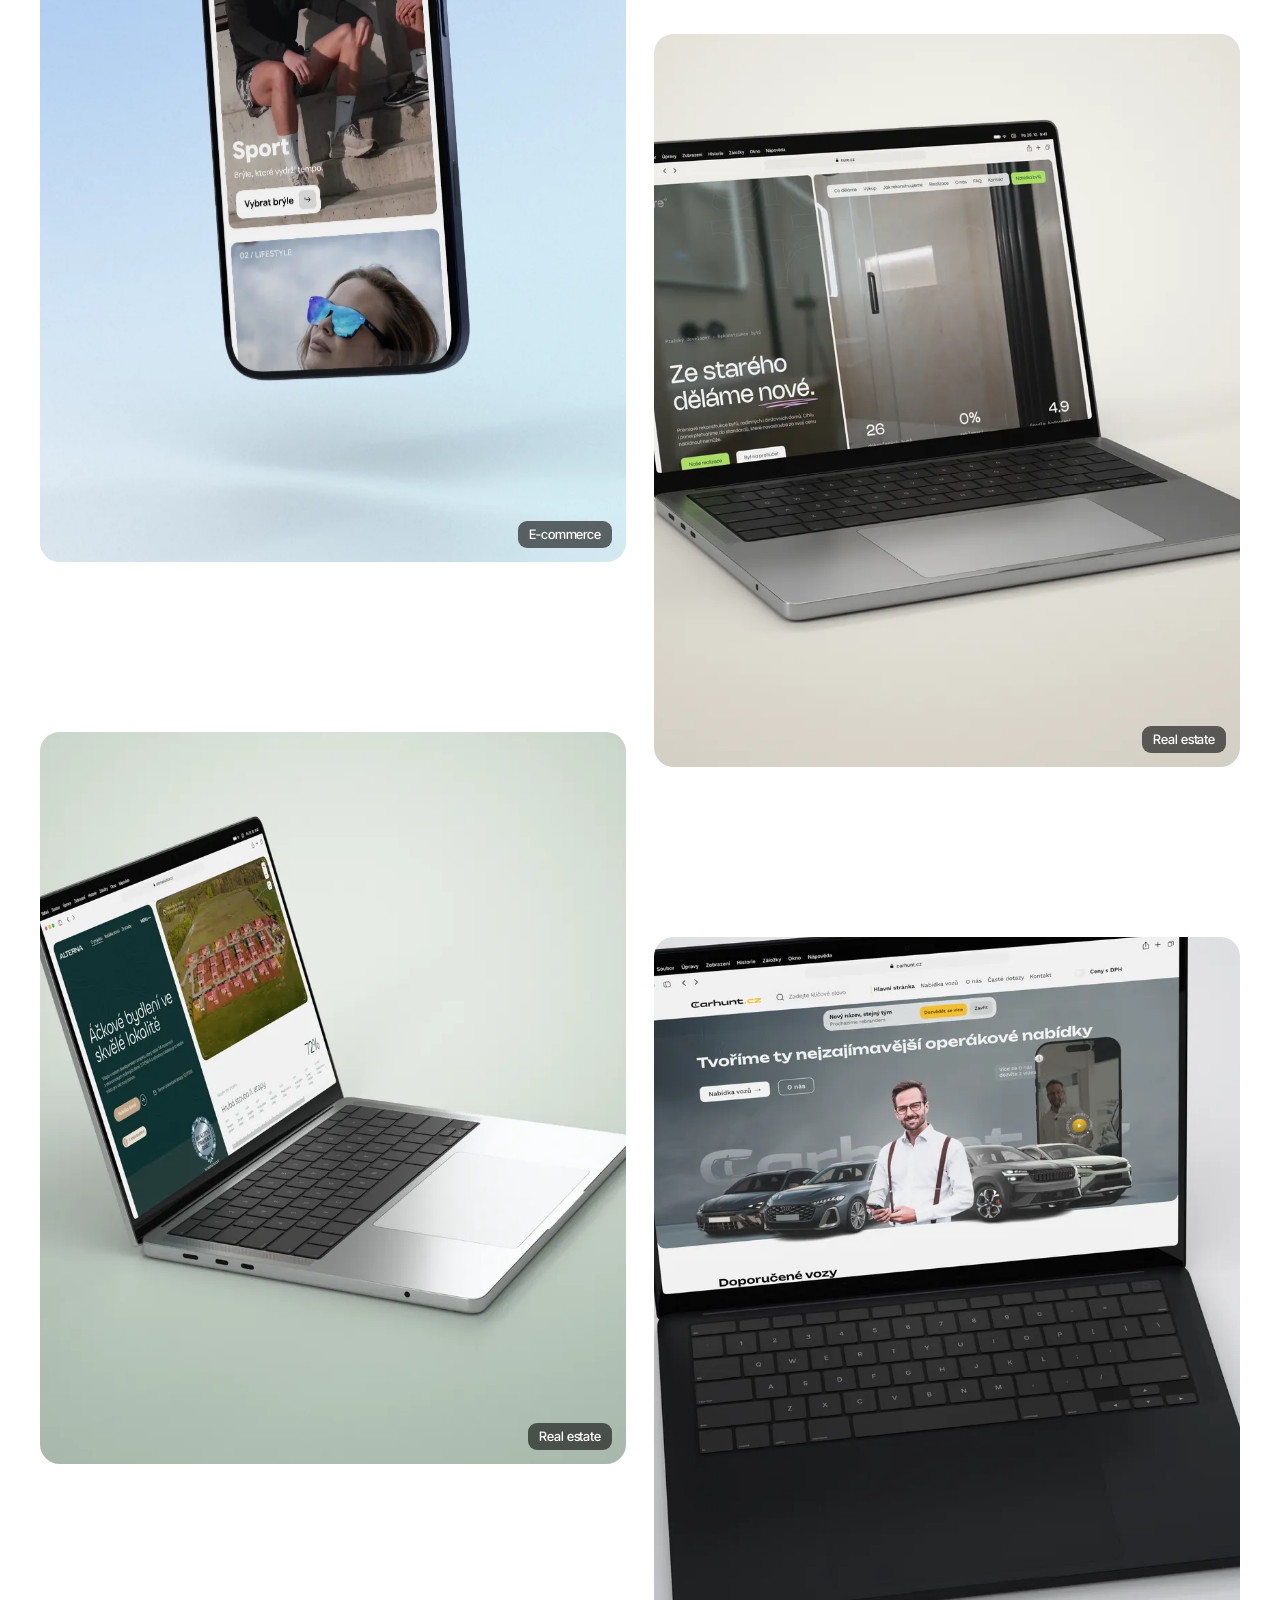
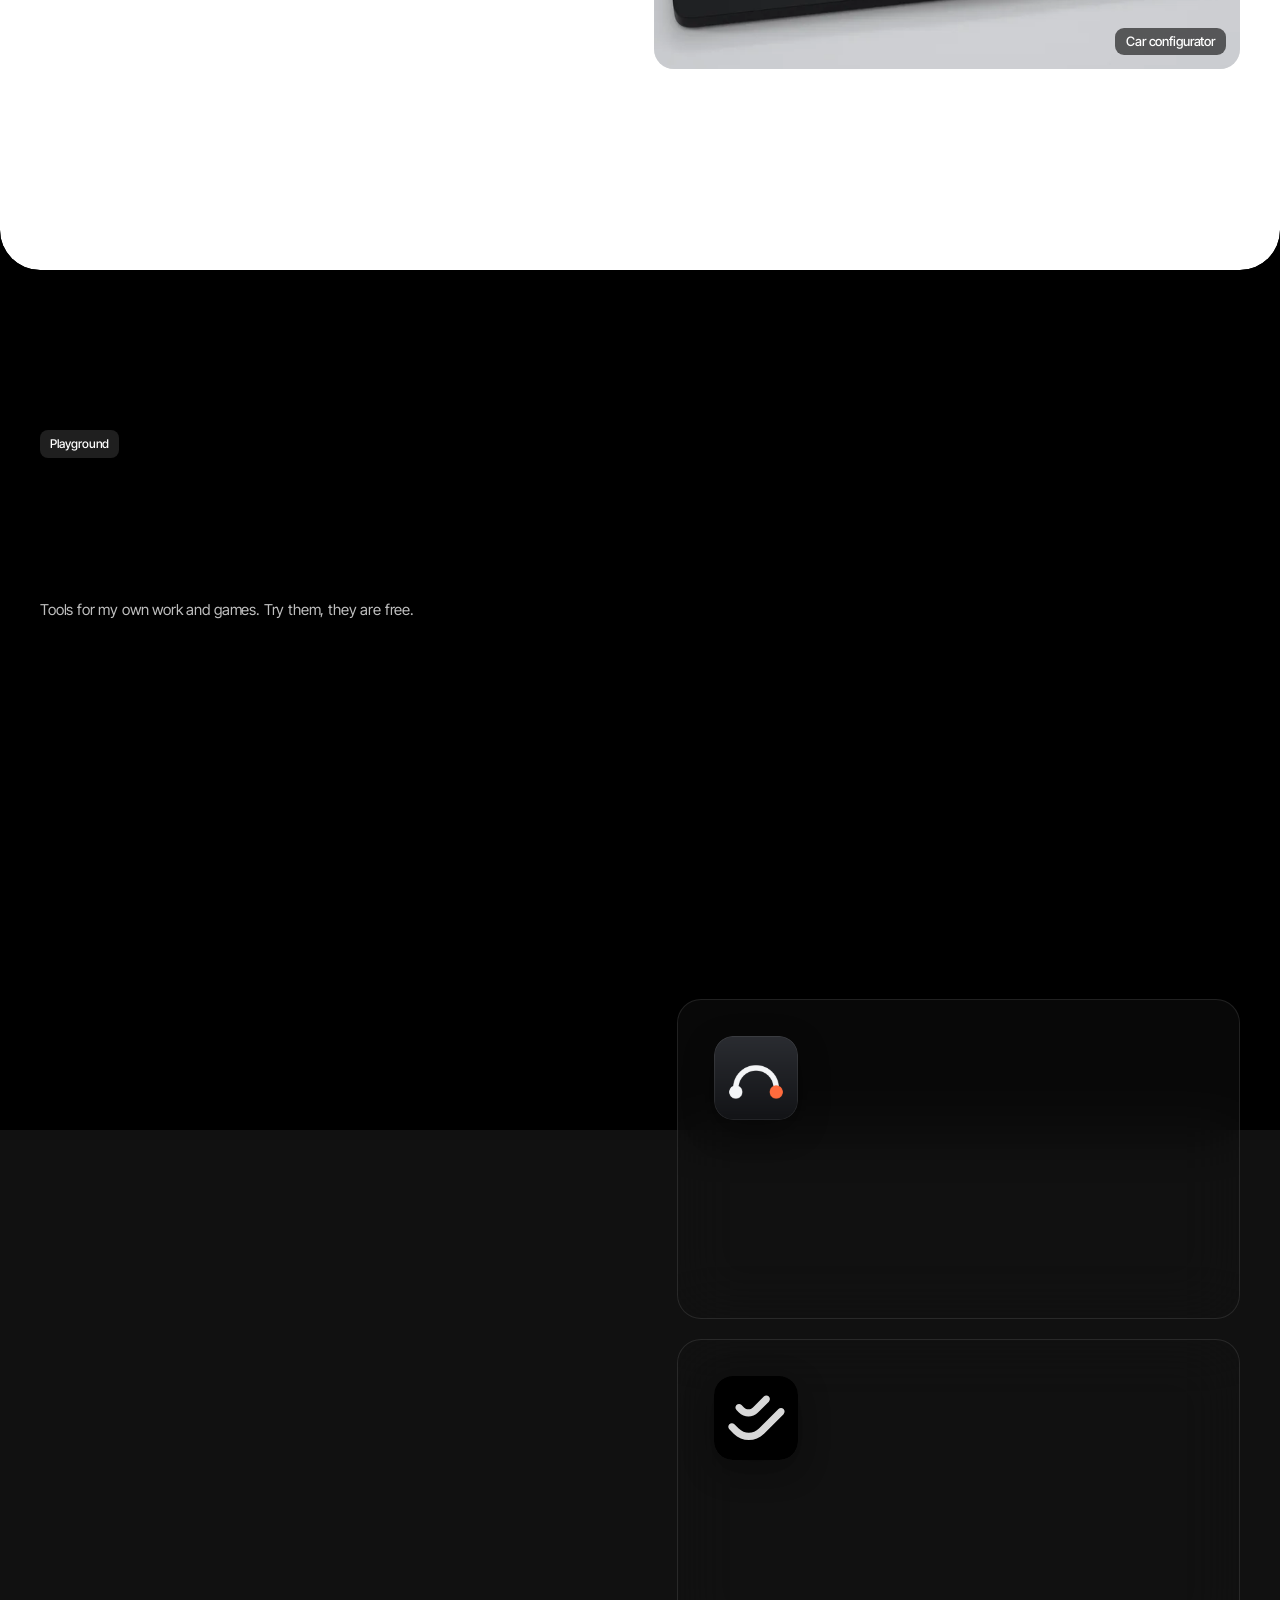
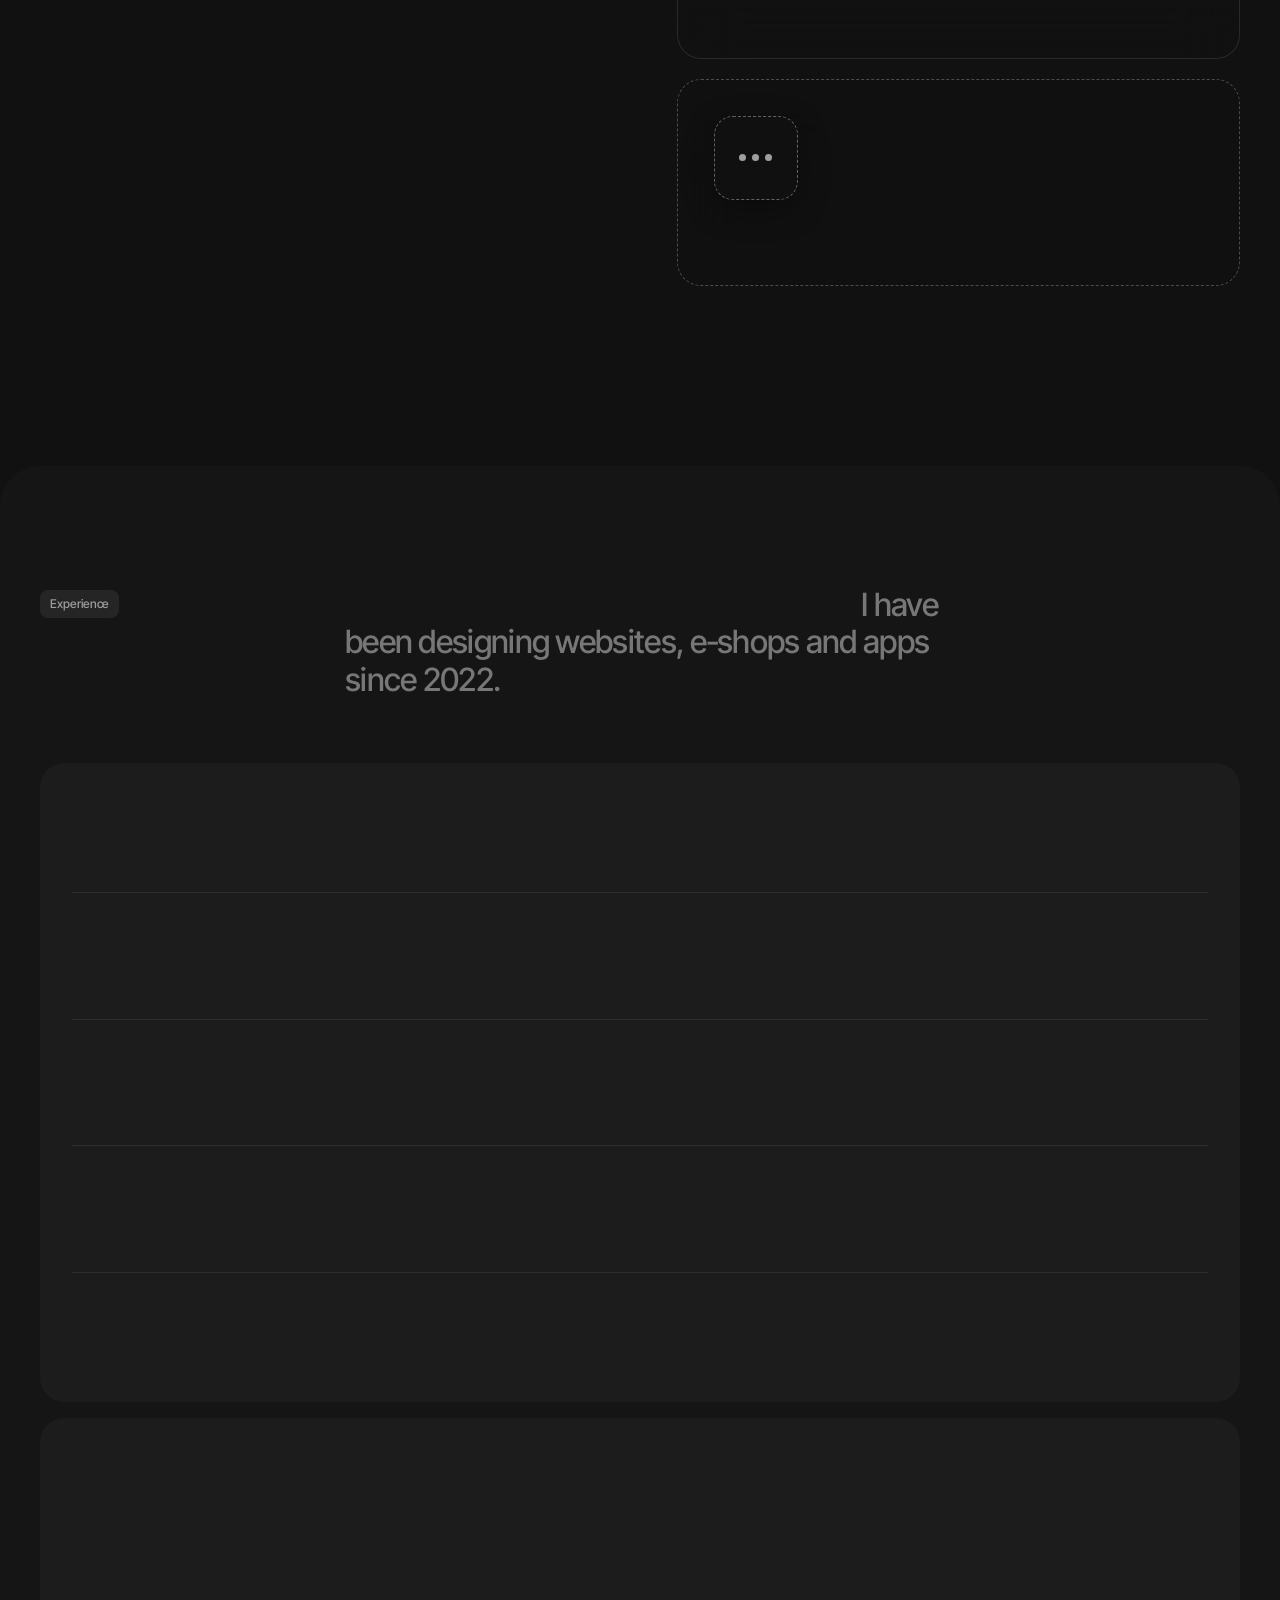
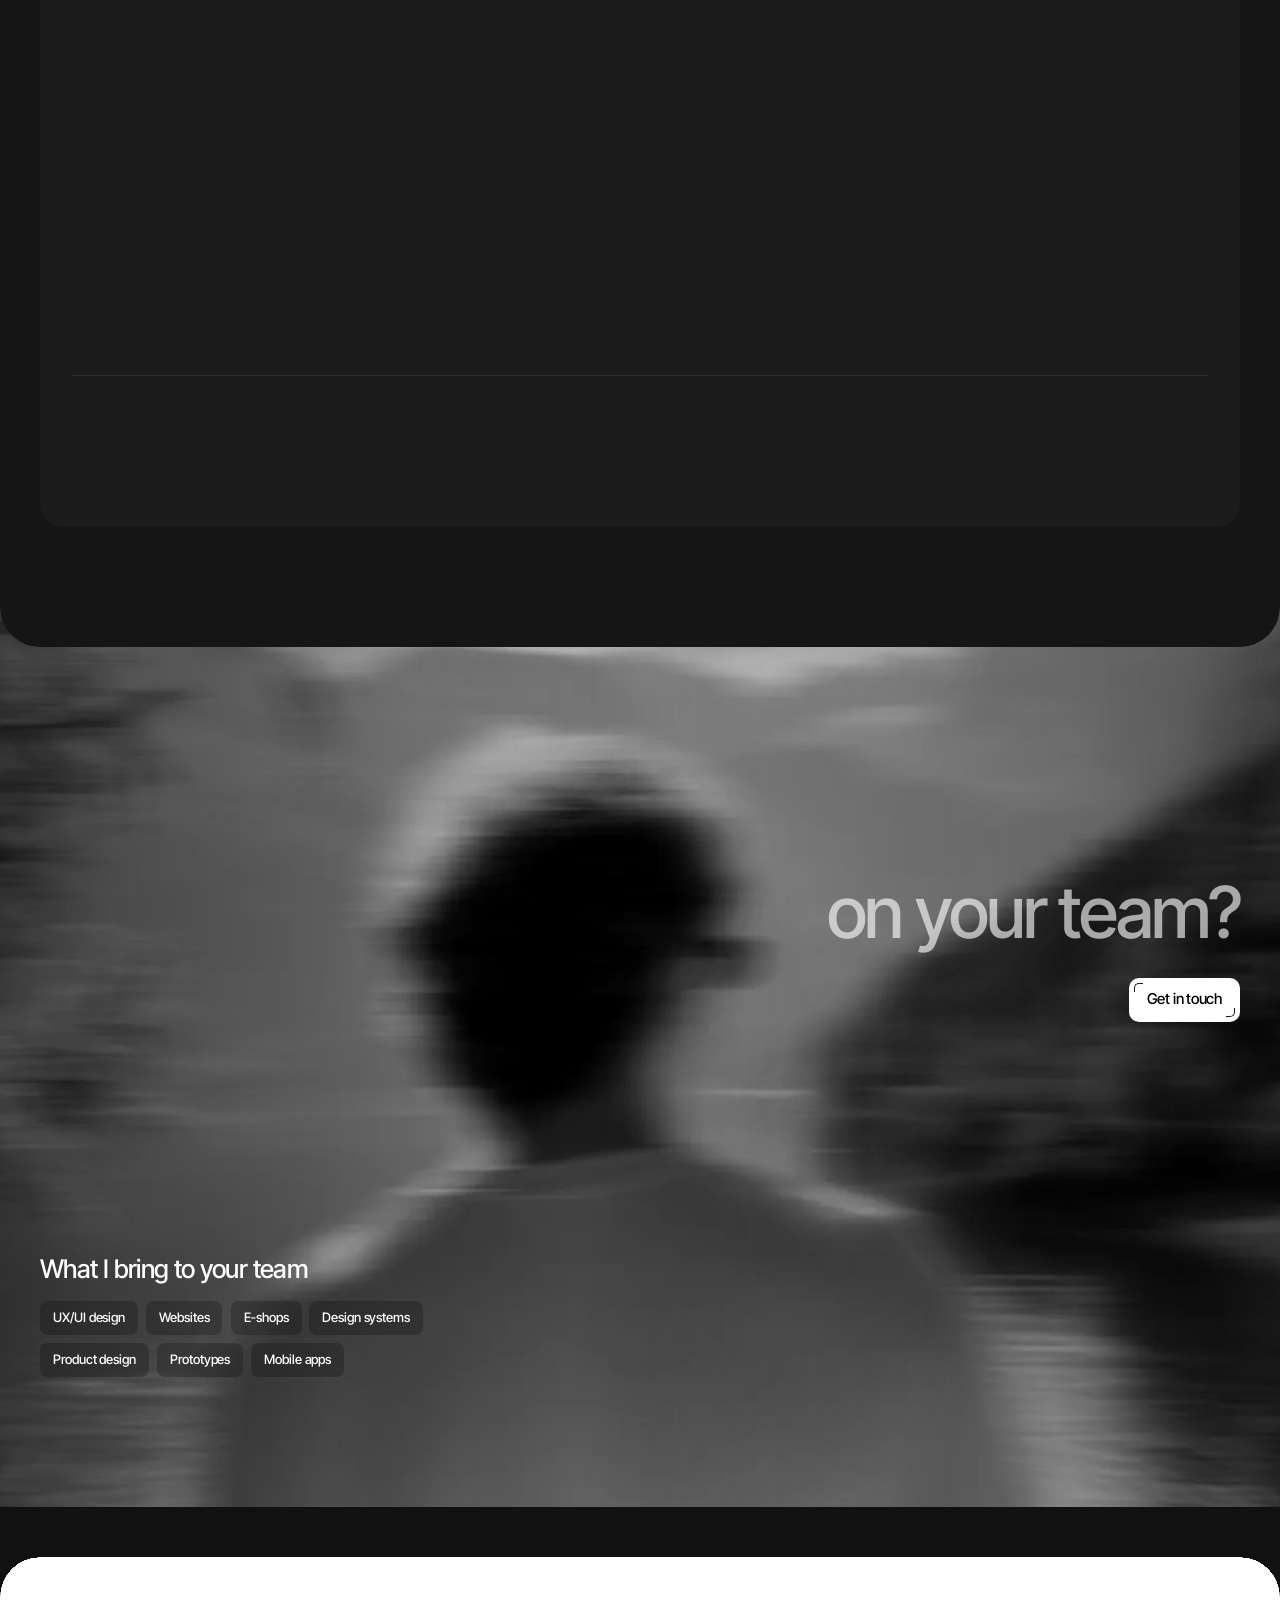
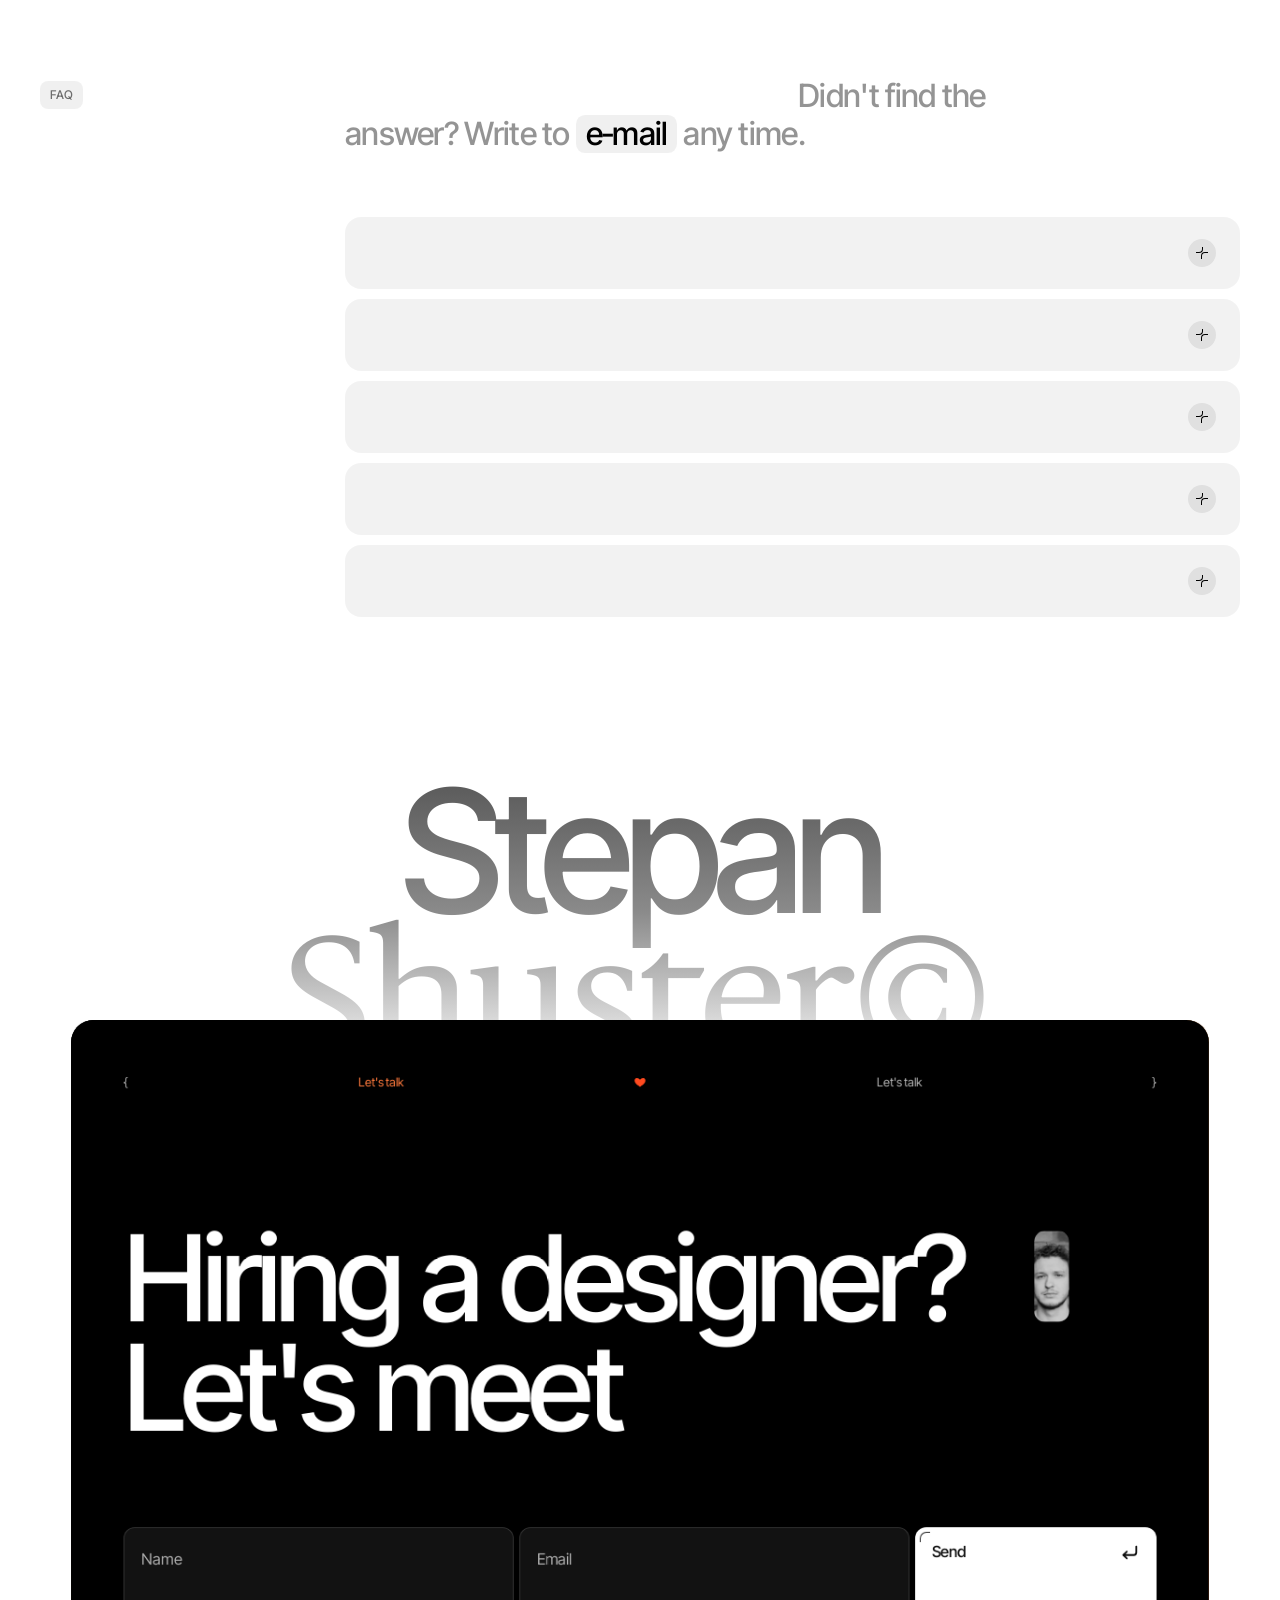
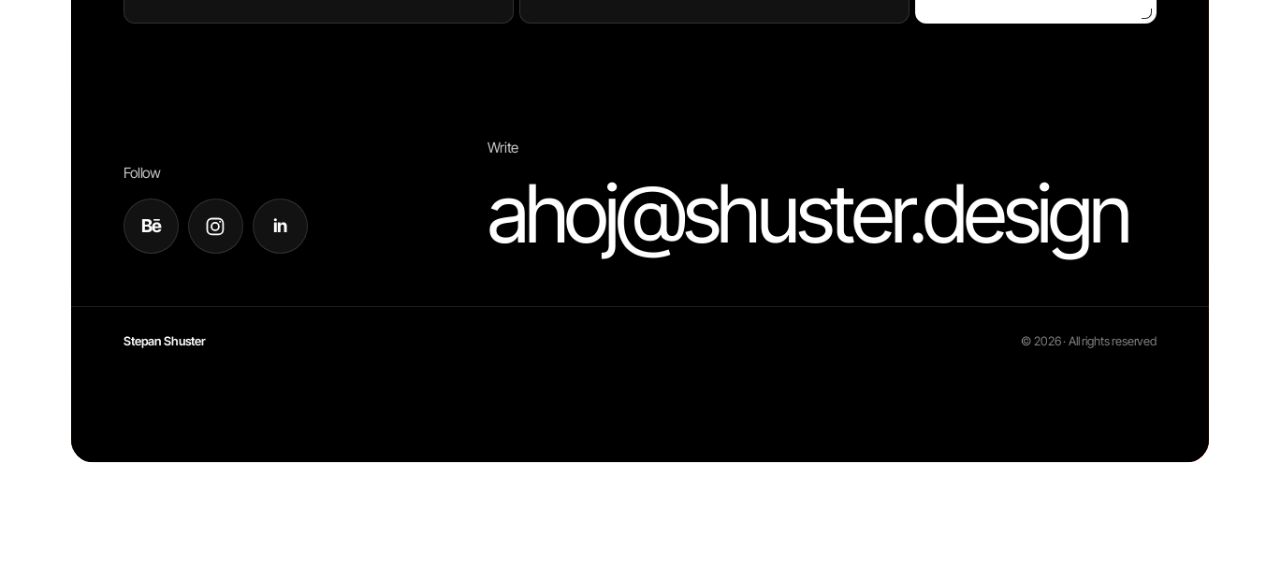
<file: case.html>
<!DOCTYPE html>
<html lang="cs" data-lang="cs" data-pt-wait>
<head>
<meta charset="UTF-8">
<meta name="viewport" content="width=device-width, initial-scale=1.0">
<meta name="theme-color" content="#ffffff">
<!-- переход между страницами: чёрный экран с первого кадра, без белой вспышки (подробно в assets/transition.js) -->
<style>html.pt-in{background:#0a0a0a}html.pt-in::before{content:'';position:fixed;inset:0;z-index:2147483000;background:#0a0a0a;pointer-events:none}html.pt-in.pt-open::before{display:none}@view-transition{navigation:auto}::view-transition-group(root),::view-transition-old(root),::view-transition-new(root){animation:none}</style>
<script>/* ?lang=en или ?lang=cs в ссылке: язык для этого визита и дальше */(function(){var q=(location.search.match(/[?&]lang=(cs|en)(?:&|$)/)||[])[1];if(!q)return;window.__LANGQ=q;try{localStorage.setItem('lang',q);}catch(e){}document.documentElement.setAttribute('data-lang',q);document.documentElement.lang=q;})();</script>
<script>try{if(sessionStorage.getItem('pt')){sessionStorage.removeItem('pt');document.documentElement.className+=' pt-in';var tc=document.querySelector('meta[name=theme-color]');if(tc){tc.setAttribute('data-c',tc.content);tc.content='#0a0a0a';}}}catch(e){}</script>
<title>Případová studie · Stepan Shuster, UX/UI designer</title>
<meta name="description" content="Případová studie webu nebo e‑shopu od Stepana Shustera, UX/UI a produktového designera z Prahy.">
<meta property="og:type" content="article">
<meta property="og:site_name" content="Stepan Shuster">
<meta property="og:image" content="https://shuster.design/media/common/og.png">
<meta name="twitter:card" content="summary_large_image">
<link rel="icon" type="image/svg+xml" href="data:image/svg+xml,<svg xmlns='http://www.w3.org/2000/svg' viewBox='0 0 100 100'><rect width='100' height='100' rx='22' fill='%23ff4a1f'/><text y='.85em' font-size='78' font-family='Arial Black,sans-serif' font-weight='900' fill='%230c0c0c' x='14'>S</text></svg>">
<link rel="icon" type="image/png" sizes="96x96" href="/media/common/favicon-96.png">
<link rel="apple-touch-icon" href="/apple-touch-icon.png">
<link rel="preconnect" href="https://fonts.googleapis.com">
<link rel="stylesheet" href="assets/transition.css?v=20261102c">
<link rel="stylesheet" href="assets/navbar.css?v=20261031d">
<link rel="stylesheet" href="assets/reveal.css?v=20261020d">
<link href="https://fonts.googleapis.com/css2?family=Hedvig+Letters+Serif:opsz@12..24&family=Inter+Tight:ital,opsz,wght@0,14..32,300..800;1,14..32,300..800&display=swap" rel="stylesheet">
<style>
*,*::before,*::after{margin:0;padding:0;box-sizing:border-box}
:root{color-scheme:light;--bg:#fff;--bg-rgb:255,255,255;--surface:#fff;--fg:#0c0c0c;--fg-rgb:12,12,12;--fg-dim:rgba(12,12,12,.58);--fg-mute:rgba(12,12,12,.32);--border:rgba(12,12,12,.12);--chip:rgba(12,12,12,.05);--accent:#ff4a1f;--on-accent:#fff;--r:8px;--tint:#f4f4f3;--font-serif:'Hedvig Letters Serif',Georgia,'Times New Roman',serif;--font-display:'Inter Tight',-apple-system,BlinkMacSystemFont,'Segoe UI',Helvetica,Arial,sans-serif;--font-body:var(--font-display);--font-mono:var(--font-display);
  --edge:40px;          /* боковые поля */
  --text:663px;         /* ширина колонки текста */
}
body{background:var(--bg);color:var(--fg);font-family:var(--font-body);font-size:16px;font-weight:400;line-height:1.5;letter-spacing:-.011em;overflow-x:hidden;-webkit-font-smoothing:antialiased}
::selection{background:var(--accent);color:var(--on-accent)}
img,video{display:block;max-width:100%}
a{color:inherit}
::-webkit-scrollbar{width:3px}::-webkit-scrollbar-track{background:var(--bg)}::-webkit-scrollbar-thumb{background:rgba(var(--fg-rgb),.18)}

/* ═══ КАРКАС: слева липкое оглавление, справа кейс ═══ */
.c{display:grid;grid-template-columns:repeat(8,minmax(0,1fr));column-gap:20px;max-width:1440px;margin:0 auto;padding:128px var(--edge) 100px}
.c-nav{grid-column:1/3;position:sticky;top:128px;align-self:start;display:flex;flex-direction:column;align-items:flex-start;gap:40px;padding-right:20px}
.c-main{grid-column:3/9;min-width:0}

/* кнопки: маленькие, как чипы */
.c-btn{display:inline-flex;align-items:center;gap:8px;height:36px;padding:0 14px;font:inherit;font-size:14px;font-weight:600;letter-spacing:-.011em;text-decoration:none;color:var(--fg);background:var(--chip);border:0;border-radius:var(--r);cursor:pointer;white-space:nowrap;transition:background .25s,color .25s,transform .35s cubic-bezier(.3,1.5,.5,1)}
.c-btn svg{width:14px;height:14px;fill:none;stroke:currentColor;stroke-width:2;stroke-linecap:round;stroke-linejoin:round;transition:transform .35s cubic-bezier(.16,1,.3,1)}
.c-btn--accent{background:var(--accent);color:var(--on-accent)}
.c-btn{--hx-tint:rgba(var(--fg-rgb),.08)}.c-btn--accent{--hx-tint:rgba(255,255,255,.16)}
.c-btn:active{transform:scale(.92);transition-duration:.25s,.25s,.12s}

.c-toc{list-style:none;display:flex;flex-direction:column;gap:8px;counter-reset:toc}
.c-toc a{display:flex;gap:10px;font-size:15px;font-weight:500;line-height:1.3;letter-spacing:-.015em;color:var(--fg-mute);text-decoration:none;transition:color .3s}
.c-toc a i{font-style:normal;font-size:12px;font-variant-numeric:tabular-nums;padding-top:2px;min-width:16px}
.c-toc a:hover,.c-toc a.on{color:var(--fg)}

/* ═══ ШАПКА ═══ */
.c-head{display:flex;flex-direction:column;gap:28px}
.c-tags{display:flex;flex-wrap:wrap;gap:6px;list-style:none}
.c-tags li{display:inline-flex;align-items:center;height:28px;padding:0 10px;border-radius:8px;font-size:12px;font-weight:500;line-height:1;letter-spacing:-.005em;background:rgba(0,0,0,.06);color:rgba(0,0,0,.62)}
.c-title{font-family:var(--font-display);font-size:clamp(52px,7.4vw,124px);font-weight:400;line-height:.92;letter-spacing:-.045em;text-wrap:balance}
.c-facts{display:grid;grid-template-columns:repeat(3,minmax(0,1fr));gap:28px 20px;margin-top:24px;padding-top:24px;border-top:1px solid var(--border)}
.c-facts dt{font-size:12px;color:var(--fg-dim);margin-bottom:6px}
.c-facts dd{font-size:16px;font-weight:500;letter-spacing:-.015em;line-height:1.4}
.c-facts dd small{display:block;font-size:14px;font-weight:400;color:var(--fg-dim);margin-top:2px}
.c-facts ul{list-style:none}
.c-facts .w{grid-column:1/-1}
.c-over{font-size:clamp(18px,1.7vw,22px)!important;font-weight:500!important;line-height:1.4!important;letter-spacing:-.022em!important;max-width:var(--text);text-wrap:pretty}
.c-facts dd a{text-decoration:none;border-bottom:1px solid var(--border);transition:border-color .25s}
.c-facts dd a:hover{border-color:var(--accent)}

/* ═══ ТЕЛО ═══ */
.c-cover{margin-top:56px}
.c-cover img,.c-cover video{width:100%;aspect-ratio:16/9;object-fit:cover;border-radius:var(--r);background:var(--tint)}
.c-sec{padding-top:96px;scroll-margin-top:40px}
.c-eyebrow{display:flex;gap:10px;font-size:13px;font-weight:500;color:var(--fg-dim);margin-bottom:14px}
.c-eyebrow b{font-weight:500;color:var(--accent);font-variant-numeric:tabular-nums}
.c-h2{font-family:var(--font-display);font-size:clamp(26px,2.6vw,34px);font-weight:500;line-height:1.12;letter-spacing:-.025em;max-width:var(--text);text-wrap:balance}
.c-text{max-width:var(--text);margin-top:20px;font-size:17px;line-height:1.6;color:rgba(var(--fg-rgb),.78)}
.c-text p+p{margin-top:16px}
.c-sec--take .c-h2{font-size:clamp(30px,3.6vw,48px);line-height:1.06;letter-spacing:-.035em}
.c-block{margin-top:40px}

/* было → стало, рассматривали → сделали */
.c-ins{list-style:none;display:flex;flex-direction:column;gap:28px;max-width:var(--text)}
.c-ins li{display:flex;gap:24px}
.c-ins-ico{flex:0 0 48px;height:48px;border-radius:var(--r);background:var(--chip);display:grid;place-items:center}
.c-ins-ico svg{width:20px;height:20px;fill:none;stroke:var(--fg-dim);stroke-width:2;stroke-linecap:round;stroke-linejoin:round}
.c-ins li.is-after .c-ins-ico{background:var(--accent)}
.c-ins li.is-after .c-ins-ico svg{stroke:var(--on-accent)}
.c-ins-x{display:flex;flex-direction:column;gap:6px;min-width:0}
.c-ins-k{font-size:12px;font-weight:500;color:var(--fg-dim)}
.c-ins-t{font-size:clamp(18px,1.6vw,22px);font-weight:600;line-height:1.35;letter-spacing:-.02em}
.c-ins li:not(.is-after) .c-ins-t{color:var(--fg-dim)}

/* цифры и отзыв */
.c-stats{display:grid;grid-template-columns:repeat(auto-fit,minmax(180px,1fr));gap:20px}
.c-stat{padding-top:16px;border-top:1px solid var(--border)}
.c-stat-val{font-size:clamp(40px,4.6vw,64px);font-weight:500;line-height:1;letter-spacing:-.045em}
.c-stat-label{margin-top:10px;font-size:14px;line-height:1.4;color:var(--fg-dim);max-width:26ch}
.c-quote{max-width:var(--text)}
.c-quote blockquote{font-family:var(--font-serif);font-style:normal;font-size:clamp(26px,2.9vw,38px);font-weight:400;line-height:1.15;letter-spacing:-.01em;text-indent:-.36em}
.c-quote figcaption{margin-top:16px;font-size:14px;font-weight:500;color:var(--fg-dim)}

/* визуалы */
.c-media{display:grid;grid-template-columns:repeat(6,minmax(0,1fr));gap:16px}
.cm{grid-column:1/-1;position:relative;margin:0;min-width:0}
.cm--half{grid-column:span 3}
.cm--third{grid-column:span 2}
.cm--text{max-width:var(--text)}
.cm-box{position:relative;overflow:hidden;border-radius:var(--r);background:var(--tint);cursor:zoom-in}
.cm-box img,.cm-box video{width:100%;display:block;transition:transform .8s cubic-bezier(.16,1,.3,1)}
.cm-box:hover img{transform:scale(1.015)}
.cm-cap{font-size:13px;font-weight:500;color:var(--fg-dim);padding-top:10px}
.cm-box.tall{aspect-ratio:16/10}
.cm-box.tall img{height:100%;object-fit:cover;object-position:top}
.cm-box.tall::after{content:attr(data-hint);position:absolute;left:14px;bottom:14px;z-index:2;font-size:12px;font-weight:600;color:var(--fg);background:rgba(255,255,255,.9);padding:5px 10px;border-radius:var(--r);backdrop-filter:blur(6px);opacity:0;transition:opacity .3s;pointer-events:none}
.cm-box.tall:hover::after{opacity:1}

/* финал: кто сделал и как связаться */
.c-snap{display:flex;align-items:center;gap:24px;margin-top:120px;padding:28px;border-radius:12px;background:var(--tint)}
.c-snap img{flex:0 0 72px;width:72px;height:72px;border-radius:50%;object-fit:cover}
.c-snap-x{flex:1;min-width:0}
.c-snap-t{font-size:clamp(18px,1.7vw,22px);font-weight:600;line-height:1.3;letter-spacing:-.02em;max-width:30ch}
.c-snap-a{display:flex;flex-wrap:wrap;gap:8px;margin-top:14px}
.c-snap .c-btn{background:var(--bg)}
.c-snap .c-btn--accent{background:var(--accent)}

.c-next{display:block;margin-top:20px;padding:28px;border-radius:12px;border:1px solid var(--border);text-decoration:none;transition:border-color .3s}
.c-next-label{font-size:13px;font-weight:500;color:var(--fg-dim);margin-bottom:10px}
.c-next-title{display:flex;align-items:center;justify-content:space-between;gap:16px;font-size:clamp(32px,4.4vw,64px);font-weight:400;letter-spacing:-.045em;line-height:1}
.c-next-title span{font-family:var(--font-serif);font-style:normal;letter-spacing:-.015em;padding-right:.08em}
.c-next-title svg{flex:0 0 auto;width:.6em;height:.6em;fill:none;stroke:currentColor;stroke-width:1.6;transition:transform .5s cubic-bezier(.16,1,.3,1)}
@media(hover:hover){.c-next:hover{border-color:rgba(var(--fg-rgb),.4)}.c-next:hover .c-next-title svg{transform:translateX(10px)}}

/* ═══ ЛАЙТБОКС ═══ */
.lb{position:fixed;inset:0;z-index:200;background:rgba(255,255,255,.97);display:none;align-items:center;justify-content:center;padding:40px;cursor:zoom-out;backdrop-filter:blur(8px)}
.lb.open{display:flex}
.lb img{max-width:100%;max-height:90vh;object-fit:contain}
.lb.tall{align-items:flex-start;overflow-y:auto;overscroll-behavior:contain;padding:40px 40px 80px}
.lb.tall img{max-width:min(1000px,100%);max-height:none;height:auto;margin:0 auto}
.lb-close{position:absolute;top:24px;right:32px;font-size:13px;font-weight:500;color:var(--fg-dim)}

footer{border-top:1px solid var(--border)}
.footer-inner{max-width:1440px;margin:0 auto;padding:40px var(--edge);display:grid;grid-template-columns:auto 1fr auto;align-items:center;gap:40px}
.footer-name{font-size:13px;font-weight:600}
.footer-copy{font-size:13px;color:var(--fg-dim);text-align:center}
.footer-links{display:flex;gap:24px}
.footer-links a{color:var(--fg-dim);text-decoration:none;font-size:13px;font-weight:500;transition:color .2s}
.footer-links a:hover{color:var(--fg)}
.c-error{padding:200px var(--edge);font-size:15px;color:var(--fg-dim)}

/* планшет: оглавление уходит, остаётся строка кнопок над шапкой */
@media(max-width:1024px){
  :root{--edge:28px}
  .c{grid-template-columns:minmax(0,1fr);padding-top:96px}
  .c-nav{grid-column:1;position:static;flex-direction:row;justify-content:space-between;align-items:center;gap:12px;padding:0 0 36px}
  .c-toc{display:none}
  .c-main{grid-column:1}
  .footer-inner{grid-template-columns:1fr 1fr;gap:20px}
  .footer-copy{grid-column:1/-1;order:3;text-align:left}
}
@media(max-width:768px){
  :root{--edge:20px}
  .c{padding-top:72px;padding-bottom:72px}
  .c-head{gap:20px}
  .c-facts{grid-template-columns:1fr 1fr;gap:22px 16px;margin-top:12px}
  .c-cover{margin-top:36px}
  .c-cover img,.c-cover video{aspect-ratio:4/3}
  .c-sec{padding-top:72px}
  .c-block{margin-top:32px}
  .c-media{grid-template-columns:1fr;gap:12px}
  .cm--half,.cm--third{grid-column:1/-1}
  .c-ins li{gap:16px}
  .c-ins-ico{flex-basis:40px;height:40px}
  .c-snap{flex-direction:column;align-items:flex-start;gap:16px;padding:22px;margin-top:80px}
  .c-next{padding:22px}
  .lb.tall{padding:16px 16px 48px}
  .footer-inner{grid-template-columns:1fr;padding:32px var(--edge)}
  .footer-links{flex-wrap:wrap;gap:16px}
}
@media(max-width:480px){
  :root{--edge:16px}
  .c-facts{grid-template-columns:1fr}
  .c-snap-a .c-btn{flex:1 1 auto;justify-content:center}
}
</style>
</head>
<body>

<main id="app"></main>

<div class="lb" id="lightbox"><div class="lb-close" data-en="Close" data-cs="Zavřít">Close</div><img id="lbImg" alt=""></div>

<footer>
  <div class="footer-inner">
    <div class="footer-name">STEPAN SHUSTER</div>
    <div class="footer-copy" id="footerCopy">© 2026 · Všechna práva vyhrazena</div>
    <div class="footer-links">
      <a href="https://www.behance.net/shusters" target="_blank" rel="noopener">Behance</a>
      <a href="https://www.linkedin.com/in/shusterdesign/" target="_blank" rel="noopener">LinkedIn</a>
      <a href="https://www.instagram.com/stepamonstaxd/" target="_blank" rel="noopener">Instagram</a>
      <a href="mailto:ahoj@shuster.design">Email</a>
    </div>
  </div>
</footer>

<script>
var LANG = 'cs';
try { LANG = window.__LANGQ || localStorage.getItem('lang') || 'cs'; } catch(e){}
var DATA = null, NEXT = null;
var SEC = [];   // секции текущего кейса, по ним строится оглавление

function esc(s){ return String(s==null?'':s).replace(/[&<>"]/g,function(c){return {'&':'&amp;','<':'&lt;','>':'&gt;','"':'&quot;'}[c];}); }
// чешская версия, если заполнена, иначе английская
function t(o,k){ var v = LANG==='cs' ? o[k+'_cs'] : null; return (v && String(v).trim()) ? v : (o[k]||''); }
function para(txt){ return String(txt||'').split(/\n\s*\n/).filter(Boolean).map(function(p){return '<p>'+esc(p).replace(/\n/g,'<br>')+'</p>';}).join(''); }

var T = {
  en:{did:'What I did',role:'Role',timeline:'Timeline',team:'Team',platform:'Platform',before:'Before',after:'After',considered:'Considered',chosen:'Shipped',fact:'Highlight',client:'Client',site:'Live site',overview:'Overview',contents:'Contents',works:'Works',next:'Next case',live:'Live site',snap:'Looking for a designer who can handle projects like this one? Let\'s meet.',write:'Get in touch',notfound:'Case not found',back:'Back to works'},
  cs:{did:'Co jsem dělal',role:'Role',timeline:'Doba trvání',team:'Tým',platform:'Platforma',before:'Dřív',after:'Teď',considered:'Zvažováno',chosen:'Realizováno',fact:'Zajímavost',client:'Klient',site:'Živý web',overview:'Přehled',contents:'Obsah',works:'Projekty',next:'Další projekt',live:'Živý web',snap:'Hledáte do týmu designera, který zvládne podobné projekty? Pojďme se poznat.',write:'Ozvěte se',notfound:'Projekt nenalezen',back:'Zpět na projekty'}
};

function setLang(l){
  LANG = l;
  try { localStorage.setItem('lang', l); } catch(e){}
  try{var _u=new URL(location.href);if(_u.searchParams.has('lang')&&_u.searchParams.get('lang')!==l){_u.searchParams.set('lang',l);history.replaceState(history.state,'',_u);}}catch(e){}
  document.documentElement.setAttribute('data-lang', l);
  var be = document.getElementById('btnEN'), bc = document.getElementById('btnCS');
  if (be) be.classList.toggle('active', l==='en');
  if (bc) bc.classList.toggle('active', l==='cs');
  document.querySelectorAll('[data-en]').forEach(function(el){ var v = el.getAttribute('data-'+l); if(v) el.innerHTML = v; });
  var y = new Date().getFullYear();
  document.getElementById('footerCopy').textContent = l==='cs' ? '© '+y+' · Všechna práva vyhrazena' : '© '+y+' · All rights reserved';
  if (DATA) render();
}

// телефон или экономия трафика: лёгкие видео и постеры (cover_video_m, cover_sm)
var LITE = matchMedia('(max-width:768px)').matches || !!(navigator.connection && navigator.connection.saveData);

var IC = {
  back:'<svg class="i-back" viewBox="0 0 24 24"><path d="M19 12H5M11 6l-6 6 6 6"/></svg>',
  ne:'<svg class="i-ne" viewBox="0 0 24 24"><path d="M7 17 17 7M8 7h9v9"/></svg>',
  arrow:'<svg viewBox="0 0 24 24"><path d="M5 12h14M13 6l6 6-6 6"/></svg>',
  was:'<svg viewBox="0 0 24 24"><path d="M6 6l12 12M18 6 6 18"/></svg>',
  alt:'<svg viewBox="0 0 24 24"><circle cx="12" cy="12" r="7"/></svg>',
  ok:'<svg viewBox="0 0 24 24"><path d="M5 12.5l4.5 4.5L19 7.5"/></svg>'
};

function fact(label, val, cls){
  return val ? '<div'+(cls?' class="'+cls+'"':'')+'><dt>'+esc(label)+'</dt><dd'+(cls==='w'?' class="c-over"':'')+'>'+val+'</dd></div>' : '';
}

/* Один визуал: картинка или видео */
function mediaItem(m){
  if (!m || !m.src) return '';
  var size = m.size || 'wide';
  var inner = m.type === 'video'
    ? '<video src="'+esc(m.src)+'" autoplay muted loop playsinline'+(m.poster?' poster="'+esc(m.poster)+'"':'')+'></video>'
    : '<img src="'+esc(m.src)+'" alt="'+esc(t(m,'caption'))+'" loading="lazy">';
  return '<figure class="cm cm--'+esc(size)+'">'
    + '<div class="cm-box" data-src="'+esc(m.src)+'"'+(m.type==='video'?' data-novideo="1"':'')+'>'+inner+'</div>'
    + (t(m,'caption') ? '<figcaption class="cm-cap">'+esc(t(m,'caption'))+'</figcaption>' : '')
    + '</figure>';
}

function render(){
  var d = DATA, L = T[LANG], h = '', toc = '';
  var keep = TOC.at > -1 && TOC.secs[TOC.at] ? { i:TOC.at, top:TOC.secs[TOC.at].getBoundingClientRect().top } : null;
  var chapters = (d.chapters || []).filter(function(c){
    if (c.kind === 'final') return (c.media||[]).length;
    return t(c,'title') || t(c,'text') || (c.media||[]).length || (c.stats||[]).length || t(c,'quote') || t(c,'after');
  });
  var host = (d.link||'').replace(/^https?:\/\/(www\.)?/,'').replace(/\/.*$/,'');

  // ── шапка: теги, название, факты, обзор, обложка ──
  var tags = t(d,'category').split('·').map(function(s){ return s.trim(); }).filter(Boolean);
  if (d.year) tags.push(String(d.year));
  var services = (LANG==='cs' && d.services_cs && d.services_cs.length ? d.services_cs : (d.services||[]));
  h += '<header class="c-head" id="top">'
    +  (tags.length ? '<ul class="c-tags">'+tags.map(function(x){ return '<li>'+esc(x)+'</li>'; }).join('')+'</ul>' : '')
    +  '<h1 class="c-title">'+esc(d.title)+'</h1>'
    +  '<dl class="c-facts">'
    +    fact(L.did, services.length ? '<ul>'+services.map(function(s){ return '<li>'+esc(s)+'</li>'; }).join('')+'</ul>' : '')
    +    fact(L.role, esc(t(d,'role')))
    +    fact(L.team, d.team ? esc(d.team)+(t(d,'team_note') ? '<small>'+esc(t(d,'team_note'))+'</small>' : '') : '')
    +    (d.client && d.client !== d.title ? fact(L.client, esc(d.client)) : '')
    +    fact(L.timeline, esc(t(d,'timeline')))
    +    fact(L.platform, esc(d.platform))
    +    fact(L.fact, esc(t(d,'fact')))
    +    fact(L.site, host && '<a href="'+esc(d.link)+'" target="_blank" rel="noopener">'+esc(host)+'</a>')
    +    fact(L.overview, esc(t(d,'tagline')), 'w')
    +  '</dl>'
    +  '</header>'
    +  (d.cover_video
         ? '<div class="c-cover"><video src="'+esc(LITE && d.cover_video_m ? d.cover_video_m : d.cover_video)+'" autoplay muted loop playsinline'+(d.cover?' poster="'+esc(LITE && d.cover_sm ? d.cover_sm : d.cover)+'"':'')+'></video></div>'
         : d.cover ? '<div class="c-cover"><img src="'+esc(d.cover)+'"'+(d.cover_sm?' srcset="'+esc(d.cover_sm)+' 1200w, '+esc(d.cover)+' 2400w" sizes="(max-width:768px) 100vw, 1200px"':'')+' alt="'+esc(d.title)+'" fetchpriority="high"></div>' : '');

  // ── секции: заголовок, текст, было/стало, цифры, отзыв, визуалы ──
  SEC = chapters.map(function(c, i){
    var num = ('0'+(i+1)).slice(-2), txt = t(c,'text'), name = t(c,'label') || t(c,'title') || num;
    var stats = (c.stats||[]).filter(function(x){ return x && x.value; });
    var ex = c.pair === 'ex';
    var ins = t(c,'after') ? '<ul class="c-ins c-block">'
        + (t(c,'before') ? '<li><span class="c-ins-ico">'+(ex?IC.alt:IC.was)+'</span><div class="c-ins-x"><span class="c-ins-k">'+esc(ex?L.considered:L.before)+'</span><p class="c-ins-t">'+esc(t(c,'before'))+'</p></div></li>' : '')
        + '<li class="is-after"><span class="c-ins-ico">'+IC.ok+'</span><div class="c-ins-x"><span class="c-ins-k">'+esc(ex?L.chosen:L.after)+'</span><p class="c-ins-t">'+esc(t(c,'after'))+'</p></div></li>'
        + '</ul>' : '';
    h += '<section class="c-sec'+(c.kind==='takeaway'?' c-sec--take':'')+'" id="ch'+(i+1)+'">'
      +  '<div class="c-eyebrow"><b>'+num+'</b>'+esc(name)+'</div>'
      +  (t(c,'title') ? '<h2 class="c-h2">'+esc(t(c,'title'))+'</h2>' : '')
      +  (txt ? '<div class="c-text">'+para(txt)+'</div>' : '')
      +  ins
      +  (stats.length ? '<div class="c-stats c-block">'+stats.map(function(x){
            return '<div class="c-stat"><div class="c-stat-val">'+esc(x.value)+'</div><div class="c-stat-label">'+esc(t(x,'label'))+'</div></div>';
          }).join('')+'</div>' : '')
      +  (t(c,'quote') ? '<figure class="c-quote c-block"><blockquote>“'+esc(t(c,'quote'))+'”</blockquote>'
            + (c.quote_author ? '<figcaption>'+esc(c.quote_author)+'</figcaption>' : '')+'</figure>' : '')
      +  ((c.media||[]).length ? '<div class="c-media c-block">'+c.media.map(mediaItem).join('')+'</div>' : '')
      +  '</section>';
    toc += '<li><a href="#ch'+(i+1)+'" data-i="'+i+'"><i>'+num+'</i>'+esc(name)+'</a></li>';
    return { num:num, name:name };
  });

  // ── финал: связаться и следующий кейс ──
  h += '<aside class="c-snap"><img src="media/contact/stepan-face.webp" alt="Stepan Shuster" loading="lazy" decoding="async" width="72" height="72">'
    +  '<div class="c-snap-x"><p class="c-snap-t">'+esc(L.snap)+'</p><div class="c-snap-a">'
    +    '<a class="c-btn c-btn--accent" href="index.html#contact">'+esc(L.write)+'</a>'
    +    '<a class="c-btn" href="mailto:ahoj@shuster.design">ahoj@shuster.design</a>'
    +  '</div></div></aside>';
  if (NEXT){
    h += '<a class="c-next" href="case.html?slug='+encodeURIComponent(NEXT.slug)+'">'
      +  '<div class="c-next-label">'+esc(L.next)+'</div>'
      +  '<div class="c-next-title"><span>'+esc(NEXT.title)+'</span>'+IC.arrow+'</div></a>';
  }

  var nav = '<a class="c-btn" href="index.html#works">'+esc(L.works)+'</a>'
    + (SEC.length > 1 ? '<ol class="c-toc">'+toc+'</ol>' : '')
    + (d.link ? '<a class="c-btn c-btn--accent" href="'+esc(d.link)+'" target="_blank" rel="noopener">'+esc(L.live)+'</a>' : '');

  document.getElementById('app').innerHTML = '<article class="c"><nav class="c-nav" aria-label="'+esc(L.contents)+'">'+nav+'</nav><div class="c-main">'+h+'</div></article>';
  document.documentElement.lang = LANG;
  var slug = new URLSearchParams(location.search).get('slug') || '';
  var url = 'https://shuster.design/case.html?slug=' + encodeURIComponent(slug);
  var desc = t(d,'tagline') || t(d,'card_desc');
  document.title = d.title + (LANG === 'cs' ? ' · případová studie · Stepan Shuster' : ' · case study · Stepan Shuster');
  function meta(sel, attr, key, val){ var m = document.head.querySelector(sel); if (!m) { m = document.createElement(attr === 'link' ? 'link' : 'meta'); if (attr === 'link') m.rel = key; else m.setAttribute(attr, key); document.head.appendChild(m); } m.setAttribute(attr === 'link' ? 'href' : 'content', val); }
  meta('meta[name=description]', 'name', 'description', desc);
  meta('link[rel=canonical]', 'link', 'canonical', url);
  meta('meta[property="og:title"]', 'property', 'og:title', document.title);
  meta('meta[property="og:description"]', 'property', 'og:description', desc);
  meta('meta[property="og:url"]', 'property', 'og:url', url);
  if (d.cover) meta('meta[property="og:image"]', 'property', 'og:image', 'https://shuster.design' + d.cover);
  var ld = document.getElementById('caseLd') || document.head.appendChild(Object.assign(document.createElement('script'), { id:'caseLd', type:'application/ld+json' }));
  ld.textContent = JSON.stringify({ '@context':'https://schema.org', '@type':'CreativeWork', name:d.title, headline:document.title, description:desc, url:url,
    inLanguage:LANG, image:d.cover ? 'https://shuster.design' + d.cover : undefined, dateCreated:d.year || undefined,
    genre:t(d,'category'), keywords:(d.services||[]).join(', '),
    creator:{ '@type':'Person', name:'Stepan Shuster', url:'https://shuster.design/' },
    about:{ '@type':'Organization', name:d.client || d.title, url:d.link || undefined } });
  var same = keep && document.getElementById('ch'+(keep.i+1));
  if (same) window.scrollTo(0, same.getBoundingClientRect().top + window.scrollY - keep.top);
  tocBuild();
  initTall();
  initLightbox();
  if (window.TextReveal) window.TextReveal.scan();
}

/* ═══ Оглавление: подсвечивает секцию на экране, ведёт к секции по клику ═══ */
var TOC = { at:-1, secs:[], links:[] };
function tocBuild(){
  TOC.secs = SEC.map(function(s,i){ return document.getElementById('ch'+(i+1)); });
  TOC.links = [].slice.call(document.querySelectorAll('.c-toc a'));
  TOC.at = -1; tocTrack();
  if (!TOC.init){
    TOC.init = true;
    var wait = false;
    window.addEventListener('scroll', function(){ if (!wait) { wait = true; requestAnimationFrame(function(){ wait = false; tocTrack(); }); } }, {passive:true});
    document.addEventListener('click', function(e){
      var a = e.target.closest('.c-toc a'); if (!a) return;
      e.preventDefault();
      var el = TOC.secs[+a.dataset.i];
      if (el) window.scrollTo({ top: el.getBoundingClientRect().top + window.scrollY - 40, behavior: matchMedia('(prefers-reduced-motion:reduce)').matches ? 'auto' : 'smooth' });
    });
  }
}
function tocTrack(){
  var best = -1, line = window.innerHeight * .4;
  TOC.secs.forEach(function(s,i){ if (s && s.getBoundingClientRect().top <= line) best = i; });
  if (best === TOC.at) return;
  TOC.at = best;
  TOC.links.forEach(function(a,k){ a.classList.toggle('on', k === best); });
}

/* Длинные скриншоты страниц подрезаем до верхней части, без движения */
function initTall(){
  var TALL = 2.2;
  document.querySelectorAll('.cm-box').forEach(function(box){
    var img = box.querySelector('img');
    if (!img) return;
    function mark(){
      if (img.naturalWidth && img.naturalHeight / img.naturalWidth > TALL){
        box.classList.add('tall');
        box.dataset.hint = LANG === 'cs' ? 'Celá stránka' : 'Full page';
        box.dataset.tall = '1';
      }
    }
    if (img.complete) mark(); else img.addEventListener('load', mark);
  });
}

function initLightbox(){
  var lb = document.getElementById('lightbox'), img = document.getElementById('lbImg');
  document.querySelectorAll('.cm-box').forEach(function(box){
    if (box.dataset.novideo) { box.style.cursor = 'default'; return; }
    box.addEventListener('click', function(){
      img.src = box.dataset.src;
      lb.classList.toggle('tall', box.dataset.tall === '1');
      lb.classList.add('open');
      lb.scrollTop = 0;
      document.body.style.overflow = 'hidden';
    });
  });
  lb.onclick = function(){ lb.classList.remove('open'); document.body.style.overflow=''; img.src=''; };
  document.addEventListener('keydown', function(e){ if(e.key==='Escape' && lb.classList.contains('open')) lb.click(); });
}

// ── старт ──
// переход пикселями ждёт, пока кейс отрисуется и обложка будет готова (не дольше 1.2 с)
function ptReady(){
  if (window.__ptReady) return;
  var done = function(){ if (window.__ptReady) return; window.__ptReady = true; document.dispatchEvent(new Event('pt:ready')); };
  var m = document.querySelector('.c-cover img, .c-cover video');
  if (!m) return done();
  if (m.tagName === 'IMG') { if (m.complete) return done(); m.addEventListener('load', done); m.addEventListener('error', done); }
  else { if (m.readyState >= 2) return done(); m.addEventListener('loadeddata', done); m.addEventListener('error', done); }
  setTimeout(done, 1200);
}
(function(){
  var slug = new URLSearchParams(location.search).get('slug');
  if (!slug) { location.replace('index.html#works'); return; }
  slug = slug.replace(/[^a-z0-9\-_]/gi,'');

  Promise.all([
    fetch('content/cases/'+slug+'.json', { cache: 'no-cache' }).then(function(r){ if(!r.ok) throw 0; return r.json(); }),
    fetch('content/home.json', { cache: 'no-cache' }).then(function(r){ return r.ok ? r.json() : {featured:[]}; }).catch(function(){ return {featured:[]}; })
  ]).then(function(res){
    DATA = res[0];
    // следующий кейс — тот, что идёт дальше в сетке и имеет свою страницу
    var list = (res[1].featured||[]).map(function(f){ return f.case; });
    var i = list.indexOf(slug);
    if (i > -1 && list.length > 1){
      var order = list.slice(i+1).concat(list.slice(0,i));
      return (function nextOf(k){
        if (k >= order.length) return;
        var ns = order[k];
        return fetch('content/cases/'+ns+'.json', { cache: 'no-cache' }).then(function(r){ return r.ok ? r.json() : null; })
          .then(function(n){
            if (n && !n.external) { NEXT = {slug:ns, title:n.title}; return; }
            return nextOf(k+1);
          }).catch(function(){ return nextOf(k+1); });
      })(0);
    }
  }).then(function(){
    setLang(LANG);
    if (DATA) render();
    ptReady();
  }).catch(function(){
    ptReady();
    document.getElementById('app').innerHTML = '<div class="c-error">'+T[LANG].notfound+' — <a href="index.html#works" style="border-bottom:1px solid">'+T[LANG].back+'</a></div>';
  });
})();
</script>
<script src="assets/logo.js?v=20261020d"></script>
<script src="assets/hx.js?v=20261031b"></script>
<script src="assets/navbar.js?v=20261027a"></script>
<script src="assets/reveal.js?v=20261020d"></script>
<script src="assets/transition.js?v=20261102c"></script>
<script src="assets/cursor.js?v=20261020d"></script>
<script src="assets/analytics.js?v=20261025a"></script>
</body>
</html>
</file>
<file: assets/transition.css>
/* ═══════════════════════════════════════════════════════════
   Переход между страницами: экран по квадратам заливается чёрным
   снизу вверх, а на новой странице, когда она готова, квадраты
   так же снизу вверх рассыпаются и открывают её.
   Сами квадраты рисует assets/transition.js на canvas.

   Подключение: <link rel="stylesheet" href="assets/transition.css">
   плюс короткий скрипт в <head> и assets/transition.js перед </body>
   ═══════════════════════════════════════════════════════════ */

/* новая страница с первого кадра под чёрным, пока скрипт не поставит квадраты */
html.pt-in::before{
  content:'';position:fixed;inset:0;z-index:2147483000;pointer-events:none;
  background:#0a0a0a;
}
html.pt-in.pt-open::before{display:none}

.pt-pix{position:fixed;inset:0;width:100%;height:100%;z-index:2147483000;pointer-events:none}   /* поверх всего, включая док */

@media(prefers-reduced-motion:reduce){
  html.pt-in::before,.pt-pix{display:none}
}
</file>
<file: assets/navbar.css>
/* ═══════════════════════════════════════════════════════════
   Плавающий док-навбар. Общий для index.html и case.html.
   Подключение: <link rel="stylesheet" href="assets/navbar.css">
                <script src="assets/navbar.js"></script>
   Содержимое контактов — content/contacts.json (правится в админке)

   Закрыт: полоска с логотипом и бургером.
   Открыт: над полоской вверх вырастает меню (разделы, контакты, язык).
   Перед открытием док на мгновение сжимается, потом раскрывается.
   ═══════════════════════════════════════════════════════════ */

.dock-wrap{
  position:fixed;left:50%;bottom:28px;z-index:9999;
  transform:translateX(-50%) translateY(24px);
  opacity:0;pointer-events:none;
  transition:opacity .7s cubic-bezier(.16,1,.3,1),transform .7s cubic-bezier(.16,1,.3,1);
  display:flex;flex-direction:column;align-items:center;
  max-width:calc(100vw - 24px);
  /* Палитра дока. Он тёмный на светлой странице: так его видно поверх
     любого контента. Светлый док: поменять местами эти две тройки
     и значения --fg / --bg. */
  --dock-fg:240,237,232;--dock-bg:14,14,14;
  --fg:#f0ede8;--bg:#0e0e0e;
  /* пружина для раскрытия и спокойная кривая для закрытия */
  --dock-spring:cubic-bezier(.3,1.28,.5,1);
  --dock-calm:cubic-bezier(.4,0,.2,1);
}
body.nav-ready .dock-wrap{opacity:1;transform:translateX(-50%) translateY(0);pointer-events:auto}

nav.dock{
  position:relative;box-sizing:border-box;
  display:flex;flex-direction:column;align-items:stretch;
  max-width:100%;overflow:hidden;
  border-radius:16px;          /* внутри кнопки по 8px и отступ 8px, поэтому снаружи 16 */
  /* сплошной фон без backdrop-filter: на телефоне
     пересчёт размытия на каждом кадре раскрытия и давал рывки */
  background:rgb(var(--dock-bg));
  border:1px solid rgba(var(--dock-fg),.12);
  box-shadow:0 12px 36px rgba(0,0,0,.2);
  transform-origin:50% 100%;
  /* закрытие: спокойно и быстро */
  transition:width .38s var(--dock-calm),transform .38s var(--dock-calm);
  will-change:transform;
  contain:layout style;        /* перерасчёт вёрстки при раскрытии не выходит за пределы дока */
}
/* шаг 1: короткое сжатие перед открытием */
nav.dock.squish{transform:scale(.93);transition:transform .15s cubic-bezier(.4,0,.6,1)}
/* шаг 2: раскрытие с лёгким перелётом */
nav.dock.open{transition:width .6s var(--dock-spring),transform .6s var(--dock-spring)}
nav.dock.no-anim,nav.dock.no-anim .dock-menu{transition:none!important}

/* ═══ Меню: высота растёт от нуля, содержимое прижато к полоске ═══ */
.dock-menu{
  position:relative;height:0;overflow:hidden;visibility:hidden;
  transition:height .38s var(--dock-calm),visibility 0s linear .38s;
}
.dock.open .dock-menu{visibility:visible;transition:height .6s var(--dock-spring),visibility 0s}
.dock-menu-in{
  position:absolute;left:50%;bottom:0;transform:translateX(-50%);
  box-sizing:border-box;padding:8px 8px 6px;
  display:flex;flex-direction:column;gap:2px;
  overflow-y:auto;overscroll-behavior:contain;
}

.dock-row{
  box-sizing:border-box;
  display:flex;align-items:center;gap:12px;
  padding:11px 12px;border-radius:var(--r,8px);
  font-family:var(--font-body,'Inter Tight', -apple-system, BlinkMacSystemFont, 'Segoe UI', Helvetica, Arial, sans-serif);
  font-size:14px;font-weight:500;line-height:1.2;letter-spacing:-.011em;white-space:nowrap;
  color:rgba(var(--dock-fg),.66);text-decoration:none;
  background:none;border:none;cursor:pointer;width:100%;text-align:left;
  /* строки проявляются лесенкой снизу вверх; --i ставит navbar.js */
  opacity:0;transform:translateY(8px);
  transition:color .25s,background .25s,opacity .18s,transform .25s var(--dock-calm);
}
.dock.open .dock-row{
  opacity:1;transform:none;
  transition:color .25s,background .25s,
             opacity .4s cubic-bezier(.16,1,.3,1) calc(var(--i,0) * 28ms + 90ms),
             transform .5s var(--dock-spring) calc(var(--i,0) * 28ms + 90ms);
}
a.dock-row:hover,button.dock-row:hover{color:var(--fg,#f0ede8);background:rgba(var(--dock-fg),.08)}
.dock.open a.dock-row:active,.dock.open button.dock-row:active{transform:scale(.97);transition:transform .12s}
.dock-row svg{width:16px;height:16px;flex:0 0 16px}
.dock-row .row-note{margin-left:auto;padding-left:20px;font-size:12px;color:rgba(var(--dock-fg),.36);overflow:hidden;text-overflow:ellipsis}
.dock-row.copied .row-note{color:var(--fg,#f0ede8)}

/* разделы крупнее остальных строк */
.dock-nav{font-size:17px;font-weight:600;letter-spacing:-.02em;color:rgba(var(--dock-fg),.9);padding:12px 12px}

.dock-nav .row-note{font-size:12px;font-weight:500;letter-spacing:-.011em;line-height:1}
.dock-nav .row-note svg{display:block;width:15px;height:15px;opacity:.5;transition:opacity .25s,transform .35s var(--dock-spring)}
.dock-nav:hover .row-note svg{opacity:1;transform:translate(2px,-2px)}
/* пункт без ссылки (CV ещё не загружен): виден, но не нажимается */
.dock-row.is-off,.dock-row.is-off:hover{cursor:default;background:none;color:rgba(var(--dock-fg),.34)}
.dock.open a.dock-row.is-off:active{transform:none}

.dock-div{height:1px;margin:6px 12px;background:rgba(var(--dock-fg),.1);flex:0 0 1px}

/* строка языка: сама не нажимается, нажимаются EN и CZ */
.dock-langrow{cursor:default}
.dock-lang{display:flex;align-items:center;gap:2px;margin:-5px -6px -5px auto;padding-left:20px}
.dock-lang button{
  background:none;border:none;cursor:pointer;
  font:inherit;font-size:12px;font-weight:600;
  color:rgba(var(--dock-fg),.42);padding:7px 9px;border-radius:6px;
  transition:color .25s,background .25s,transform .2s var(--dock-spring);
}
.dock-lang button:hover{color:rgba(var(--dock-fg),.85)}
.dock-lang button:active{transform:scale(.92)}
.dock-lang button.active{color:var(--fg,#f0ede8);background:rgba(var(--dock-fg),.12)}

/* ═══ Полоска: логотип слева, бургер справа ═══ */
.dock-bar{
  box-sizing:border-box;flex:0 0 auto;
  display:flex;align-items:center;justify-content:space-between;gap:14px;
  height:58px;padding:0 8px;
  border-top:1px solid transparent;transition:border-color .3s;
}
.dock.open .dock-bar{border-top-color:rgba(var(--dock-fg),.1)}

/* Логотип: слово SHUSTER, буквы рисует assets/logo.js.
   font-size здесь = высота букв. Ширина слова постоянная (5.168em),
   поэтому при смене шрифтов остальной док стоит на месте. */
.dock-logo{
  flex:0 0 auto;height:42px;
  display:flex;align-items:center;
  padding:0 10px 0 14px;border-radius:var(--r,8px);
  color:var(--fg,#f0ede8);text-decoration:none;
  font-family:var(--font-display,'Inter Tight', -apple-system, BlinkMacSystemFont, 'Segoe UI', Helvetica, Arial, sans-serif);
  font-size:20px;font-weight:700;line-height:1;letter-spacing:.02em;
  transition:background .25s;
}
.dock-logo:hover{background:rgba(var(--dock-fg),.07)}
.sh-logo{position:relative;display:block;flex:0 0 auto;width:5.168em;height:1em}
.sh-l{position:absolute;left:0;top:0;height:1em;will-change:transform}
.sh-on .sh-l{transition:transform .55s cubic-bezier(.16,1,.3,1)}
.sh-l svg{display:block;height:1em;overflow:visible;fill:currentColor;transform-origin:50% 100%}

/* ═══ Бургер: он же переключатель ═══ */
.dock-more{
  display:flex;align-items:center;justify-content:center;
  box-sizing:border-box;width:42px;height:42px;flex:0 0 42px;border-radius:var(--r,8px);
  background:none;border:none;padding:0;cursor:pointer;
  color:rgba(var(--dock-fg),.72);
  transition:color .25s,background .25s,transform .25s var(--dock-spring);
}
.dock-more:hover{color:var(--fg,#f0ede8);background:rgba(var(--dock-fg),.07)}
.dock-more:active{transform:scale(.9)}
/* плюс из двух уголков (┘ и ┌ с зазором), как в FAQ: при открытии зазор раскрывается,
   плюс поворачивается в крестик, зазор возвращается; при закрытии наоборот */
.dock-more .sp{position:relative;display:block;width:18px;height:18px;--s:8px;--g:.65px;transition:transform .6s cubic-bezier(.65,0,.25,1)}
.dock-more .sp::before,.dock-more .sp::after{content:'';position:absolute;left:50%;top:50%;box-sizing:border-box;width:var(--s);height:var(--s);border:1.5px solid currentColor;animation:nb0 .6s cubic-bezier(.65,0,.25,1)}
.dock-more .sp::before{margin:calc(var(--g) - var(--s)) 0 0 calc(var(--g) - var(--s));border-top:0;border-left:0;border-bottom-right-radius:4px}
.dock-more .sp::after{margin:calc(0px - var(--g)) 0 0 calc(0px - var(--g));border-bottom:0;border-right:0;border-top-left-radius:4px;animation-name:nb1}
.dock-more.open .sp{transform:rotate(45deg)}
.dock-more.open .sp::before{animation-name:nb2}
.dock-more.open .sp::after{animation-name:nb3}
@keyframes nb0{45%{transform:translate(-1.2px,-1.2px)}}@keyframes nb2{45%{transform:translate(-1.2px,-1.2px)}}
@keyframes nb1{45%{transform:translate(1.2px,1.2px)}}@keyframes nb3{45%{transform:translate(1.2px,1.2px)}}
@media(prefers-reduced-motion:reduce){.dock-more .sp,.dock-more .sp::before,.dock-more .sp::after{transition:none;animation:none}}

/* ── ТЕЛЕФОН ── */
@media(max-width:600px){
  .dock-wrap{bottom:16px;max-width:calc(100vw - 20px)}
  .dock-bar{height:54px}
  .dock-logo{height:40px;padding:0 6px 0 12px;font-size:18px}
  .dock-more{width:40px;height:40px;flex-basis:40px}
}
@media(max-width:380px){
  .dock-logo{padding:0 4px 0 10px;font-size:16px}
}
/* Экран ниже 480px по высоте — не перекрываем контент */
@media(max-height:460px){.dock-wrap{bottom:10px}}

@media(prefers-reduced-motion:reduce){
  .sh-on .sh-l{transition:none}
  nav.dock,nav.dock.open,nav.dock.squish,.dock-menu,.dock.open .dock-menu,.dock-row,.dock.open .dock-row{transition-duration:.01s;transition-delay:0s}
  nav.dock.squish{transform:none}
}

/* Чтобы док не наезжал на последний блок страницы */
body.has-dock footer{padding-bottom:120px}
@media(max-width:600px){body.has-dock footer{padding-bottom:104px}}
</file>
<file: assets/reveal.css>
/* ═══════════════════════════════════════════════════════════
   Появление текста на скролле — стили к assets/reveal.js
   Слово: из размытия, снизу (скролл вниз) или сверху (скролл вверх).
   Блок: так же, целиком. Прячется мгновенно, когда уже за краем экрана.
   ═══════════════════════════════════════════════════════════ */
.rv-w{
  display:inline-block;
  opacity:0;
  filter:blur(10px);
  transform:translate3d(0,.32em,0);
  transition:opacity .9s cubic-bezier(.22,1,.36,1),filter .9s cubic-bezier(.22,1,.36,1),transform .9s cubic-bezier(.22,1,.36,1);
  transition-delay:var(--d,0s);
}
.rv-up .rv-w{transform:translate3d(0,-.32em,0);transition-delay:var(--dr,0s)}
.rv-words.rv-on .rv-w{opacity:1;filter:none;transform:none}
.rv-words:not(.rv-on) .rv-w,.rv-now .rv-w{transition:none}

.rv-soft.rv-soft{
  opacity:0;
  filter:blur(8px);
  transform:translate3d(0,18px,0);
  /* двойной класс: перебивает собственные transition блоков, их цветовые ховеры сохранены */
  transition:opacity .9s cubic-bezier(.22,1,.36,1),filter .9s cubic-bezier(.22,1,.36,1),transform .9s cubic-bezier(.22,1,.36,1),
    color .45s cubic-bezier(.16,1,.3,1),background-color .35s cubic-bezier(.16,1,.3,1),border-color .45s cubic-bezier(.16,1,.3,1);
}
.rv-soft.rv-soft.rv-up{transform:translate3d(0,-18px,0)}
.rv-soft.rv-soft.rv-on{opacity:1;filter:none;transform:none}
.rv-soft.rv-soft:not(.rv-on){transition:none}

@media(prefers-reduced-motion:reduce){
  .rv-w,.rv-soft.rv-soft.rv-soft{opacity:1;filter:none;transform:none;transition:none}
}
</file>
